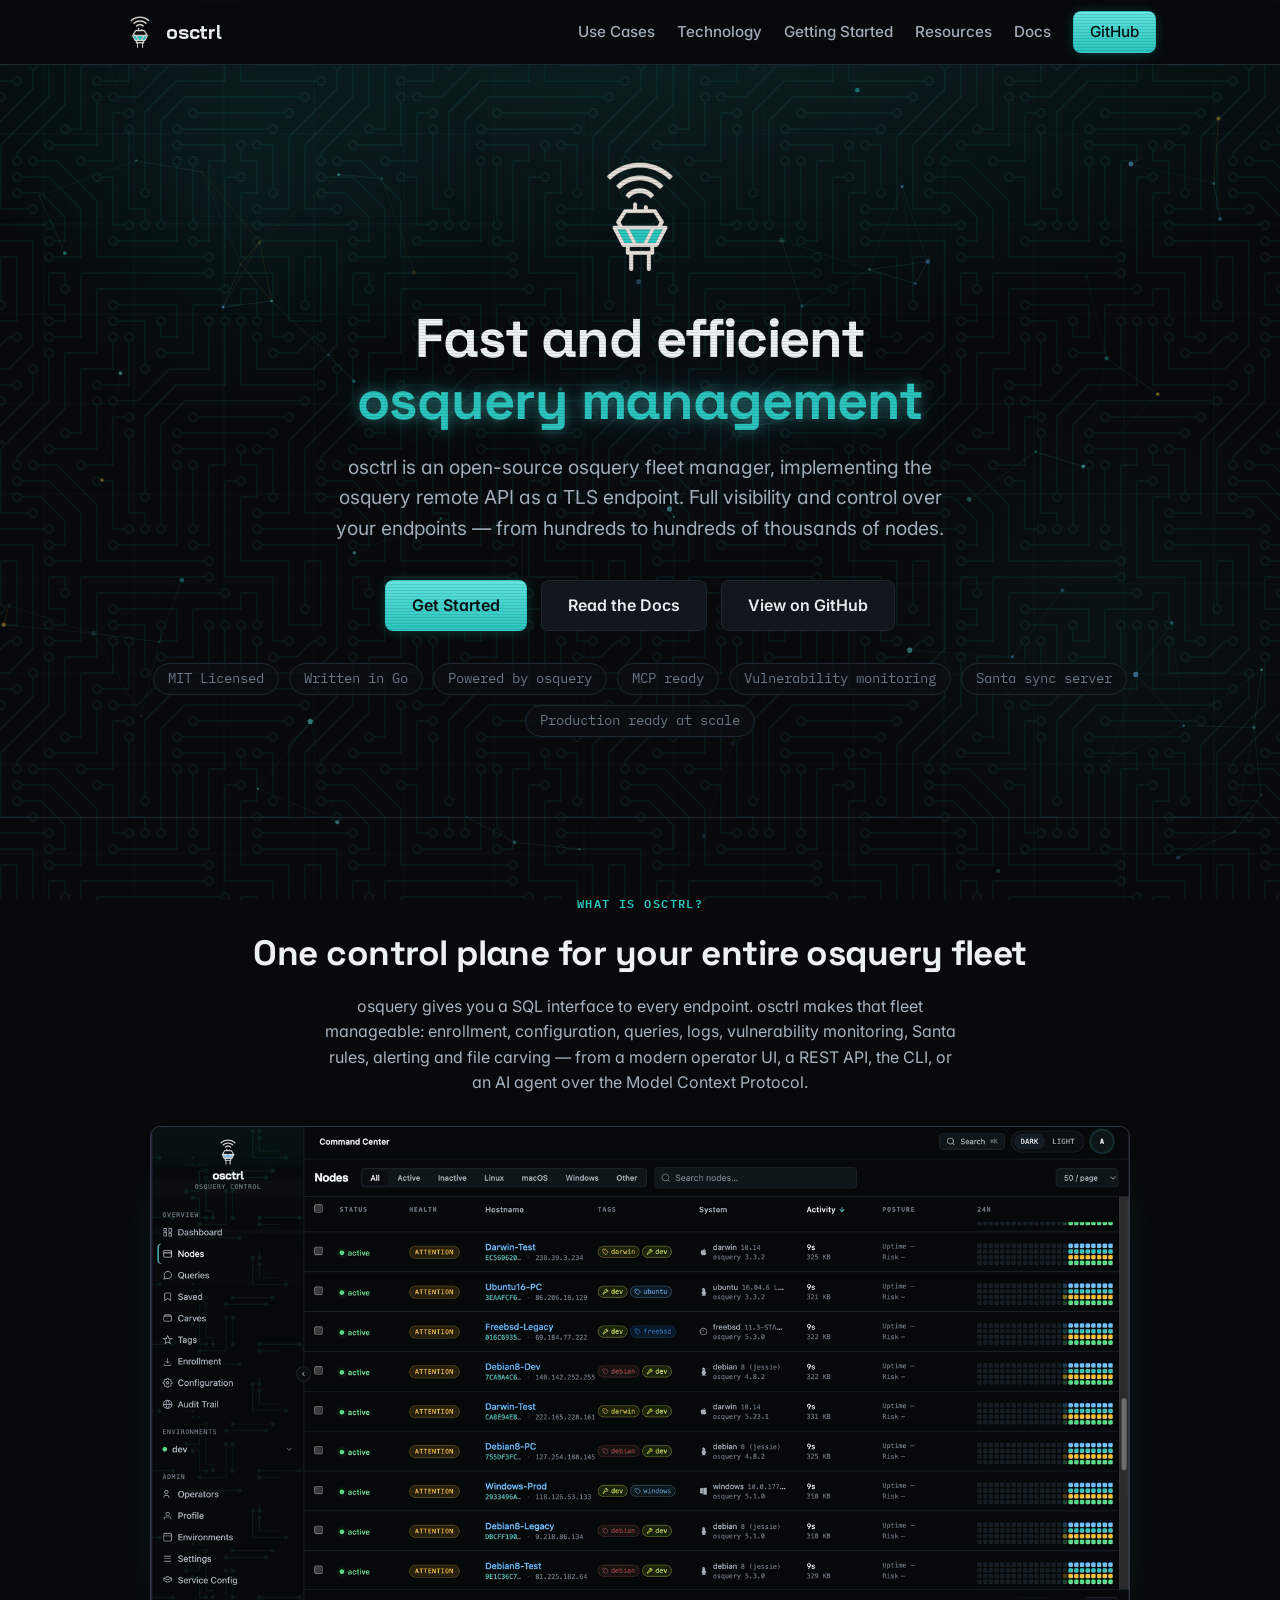
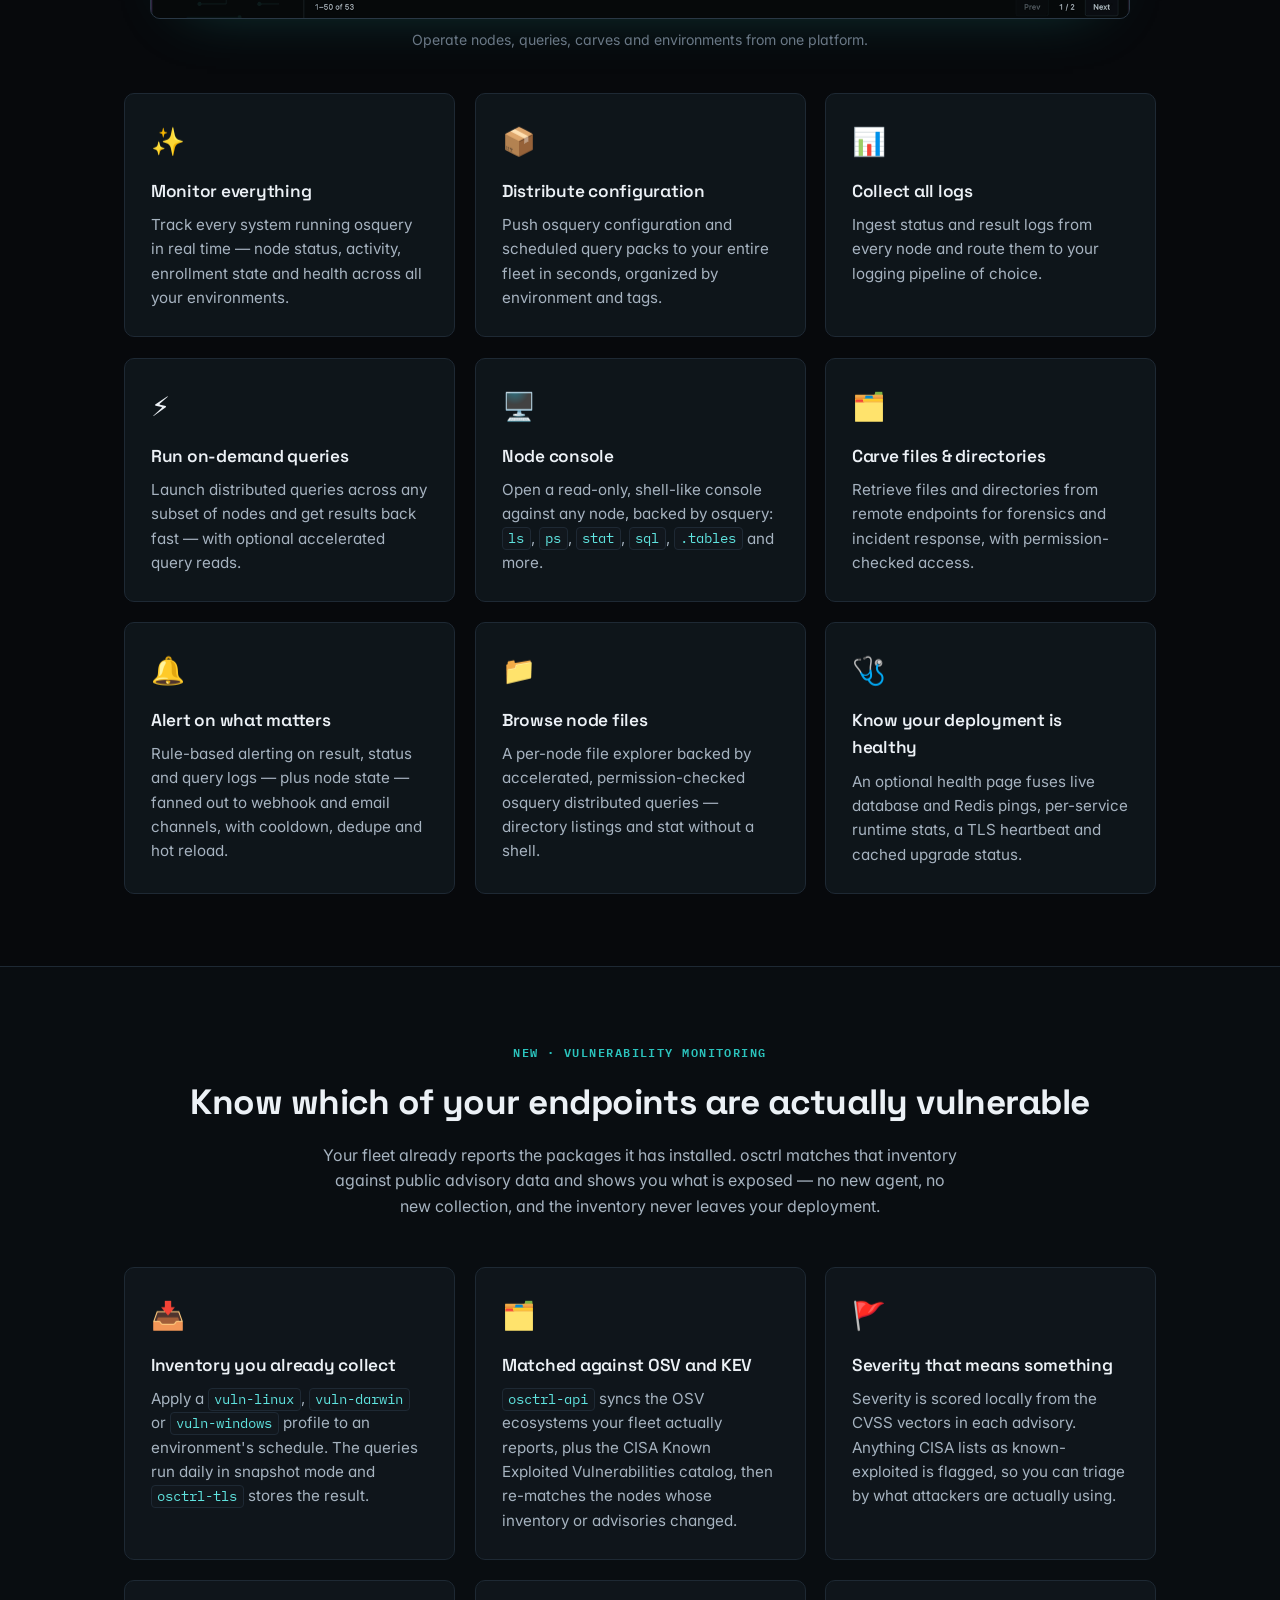
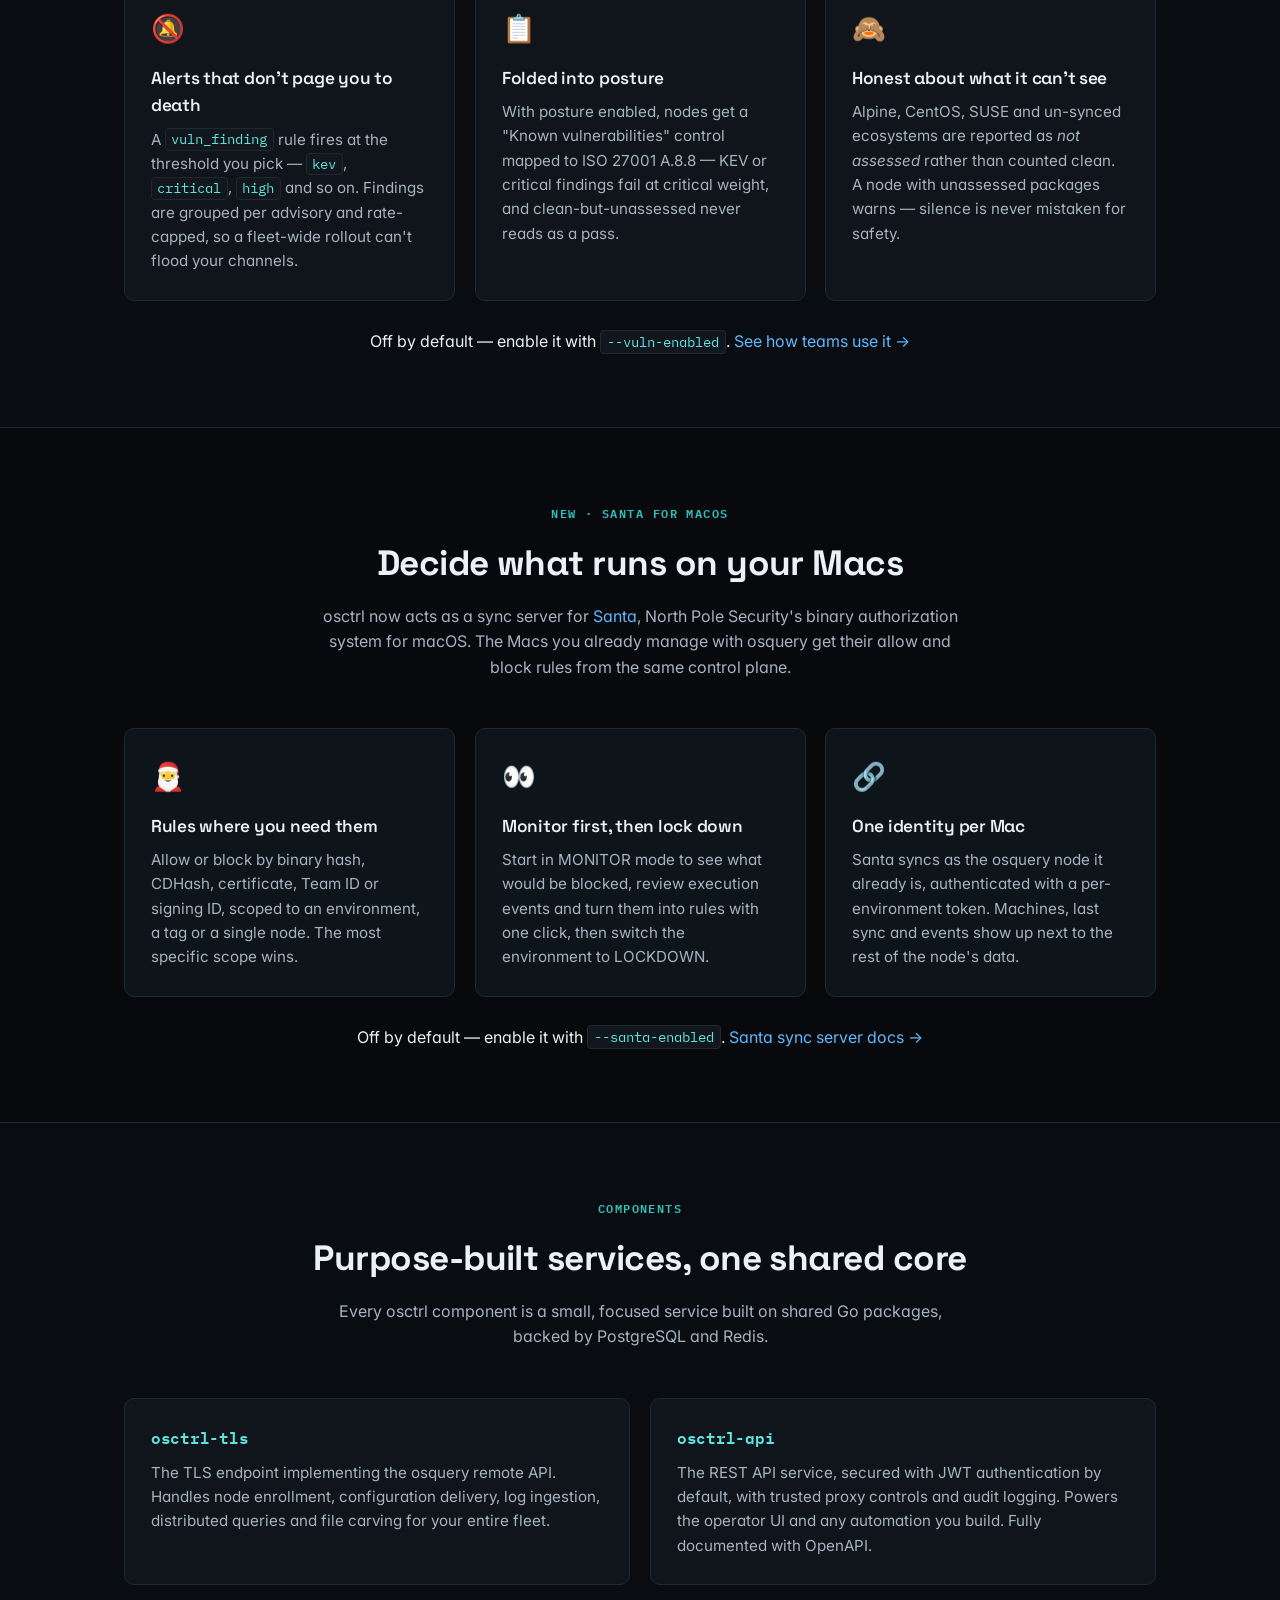
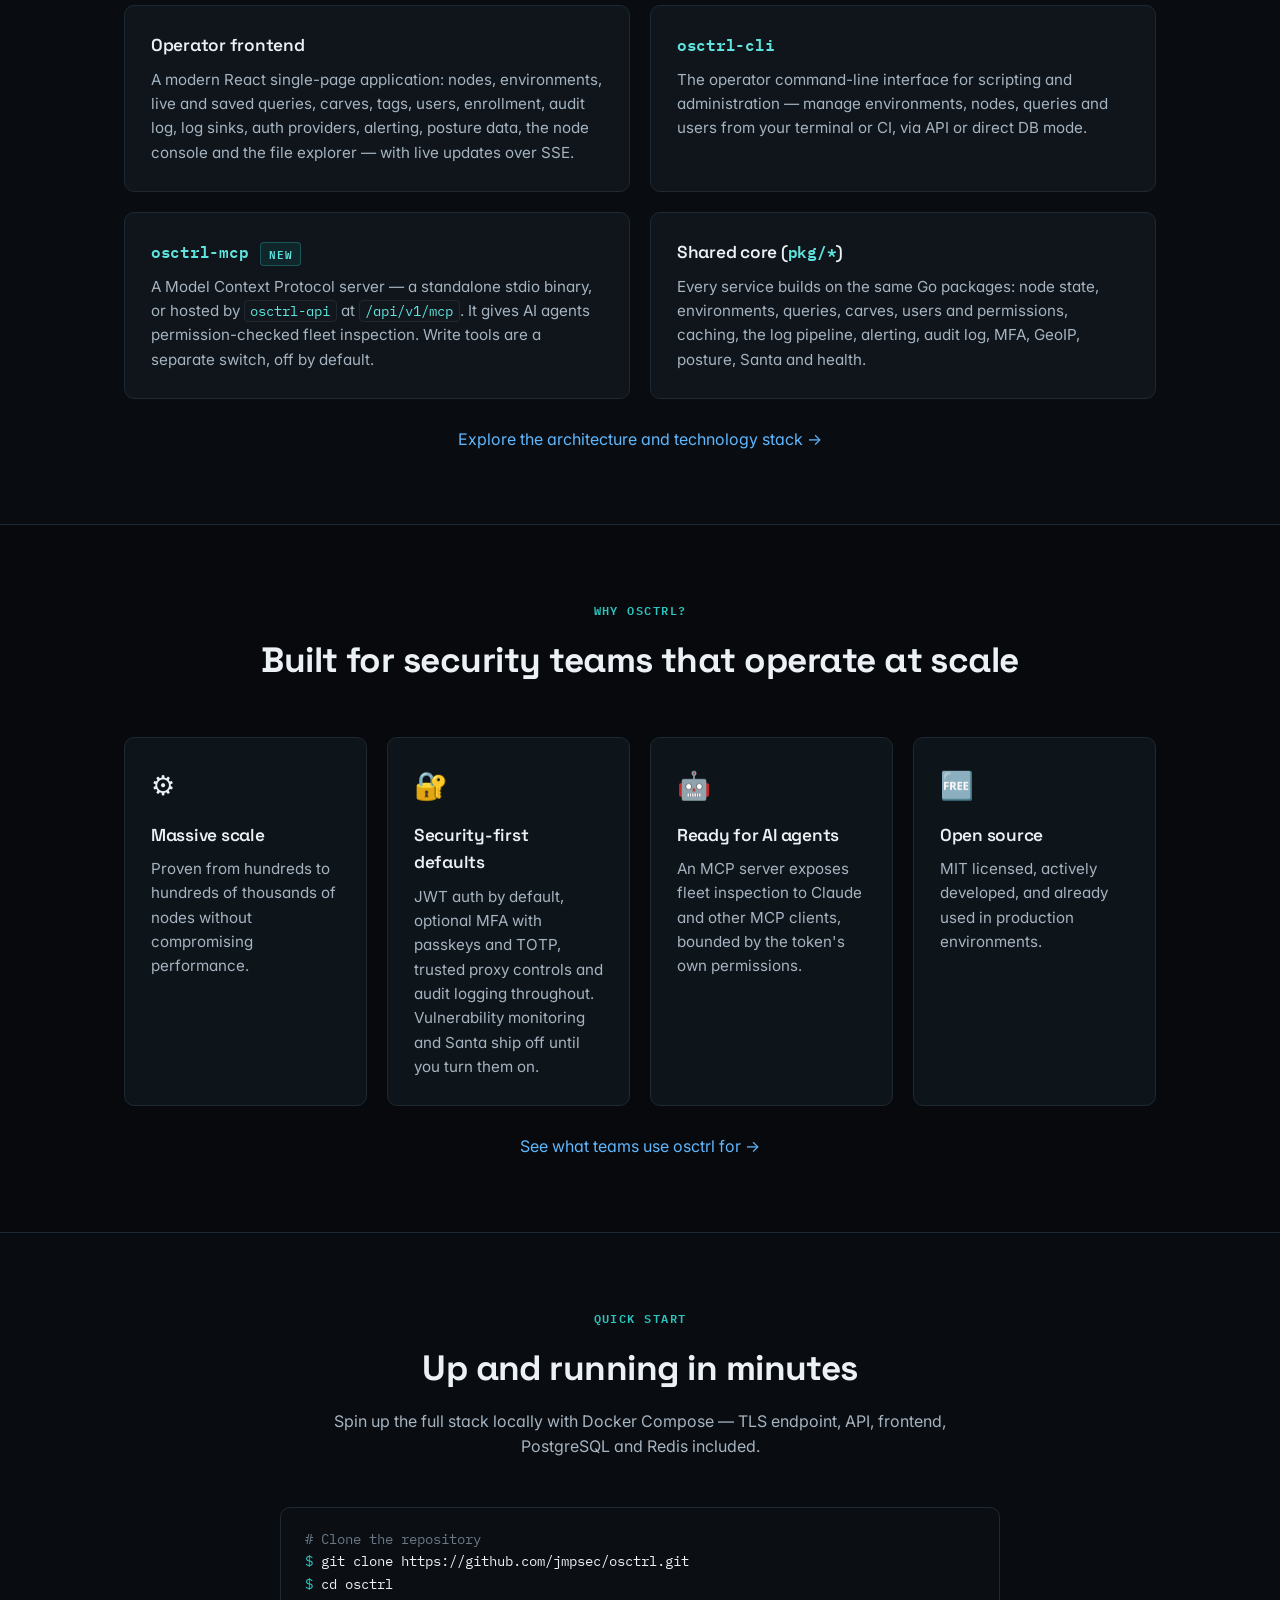
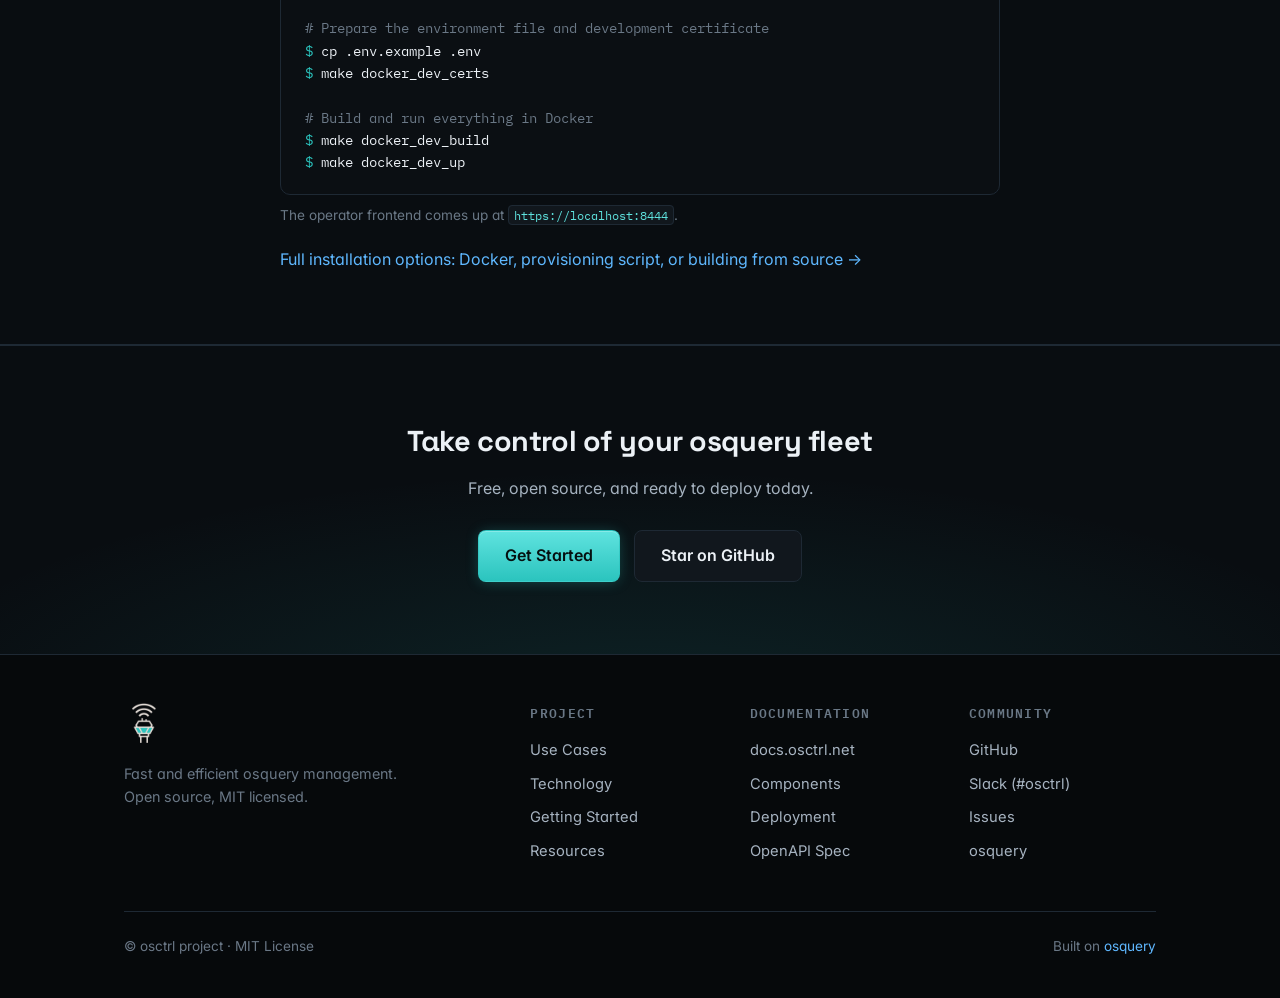
<file: web/index.html>
<!DOCTYPE html>
<html lang="en">
<head>
  <meta charset="UTF-8">
  <meta name="viewport" content="width=device-width, initial-scale=1.0">
  <title>osctrl — Open-source osquery fleet management</title>
  <meta name="description" content="osctrl is an open-source osquery fleet manager for endpoint visibility, configuration, live queries, log collection, vulnerability monitoring, Santa sync for macOS, alerting, file carving and MCP-based AI workflows at scale.">
  <link rel="canonical" href="https://osctrl.net/">
  <meta property="og:type" content="website">
  <meta property="og:site_name" content="osctrl">
  <meta property="og:title" content="osctrl — Open-source osquery fleet management">
  <meta property="og:description" content="Manage your osquery fleet with enrollment, configuration, live queries, logs, vulnerability monitoring, Santa sync, alerting, file carving, node console, an MCP server and a modern operator UI.">
  <meta property="og:url" content="https://osctrl.net/">
  <meta property="og:image" content="https://osctrl.net/assets/osctrl-og.png">
  <meta property="og:image:width" content="1200">
  <meta property="og:image:height" content="630">
  <meta property="og:image:alt" content="osctrl platform dashboard for osquery fleet operations">
  <meta name="twitter:card" content="summary_large_image">
  <meta name="twitter:title" content="osctrl — Open-source osquery fleet management">
  <meta name="twitter:description" content="Endpoint visibility, live queries, logs, vulnerability monitoring, alerting and MCP-powered osquery operations from one open-source platform.">
  <meta name="twitter:image" content="https://osctrl.net/assets/osctrl-og.png">
  <link rel="icon" type="image/svg+xml" href="assets/favicon.svg">
  <link rel="icon" type="image/png" href="assets/favicon.png">
  <link rel="preconnect" href="https://fonts.googleapis.com">
  <link rel="preconnect" href="https://fonts.gstatic.com" crossorigin>
  <link href="https://fonts.googleapis.com/css2?family=Inter:wght@400;500;600;700&family=Space+Grotesk:wght@500;600;700&family=IBM+Plex+Mono:wght@400;600&display=swap" rel="stylesheet">
  <link rel="stylesheet" href="assets/style.css?v=3">
</head>
<body>

<nav class="nav">
  <div class="wrap nav-inner">
    <a class="nav-logo" href="index.html"><img src="assets/osctrl-logo-dark.png" alt="osctrl logo">osctrl</a>
    <div class="nav-links">
      <a href="use-cases.html">Use Cases</a>
      <a href="technology.html">Technology</a>
      <a href="getting-started.html">Getting Started</a>
      <a href="resources.html">Resources</a>
      <a href="https://docs.osctrl.net" target="_blank" rel="noopener">Docs</a>
      <a class="nav-cta" href="https://github.com/jmpsec/osctrl" target="_blank" rel="noopener">GitHub</a>
    </div>
  </div>
</nav>

<header class="hero">
  <div class="wrap">
    <img class="hero-logo" src="assets/osctrl-logo-dark.png" alt="osctrl">
    <h1>Fast and efficient<br><span class="accent">osquery management</span></h1>
    <p class="tagline">
      osctrl is an open-source osquery fleet manager, implementing the osquery remote API
      as a TLS endpoint. Full visibility and control over your endpoints — from hundreds
      to hundreds of thousands of nodes.
    </p>
    <div class="hero-actions">
      <a class="btn btn-primary" href="getting-started.html">Get Started</a>
      <a class="btn btn-ghost" href="https://docs.osctrl.net" target="_blank" rel="noopener">Read the Docs</a>
      <a class="btn btn-ghost" href="https://github.com/jmpsec/osctrl" target="_blank" rel="noopener">View on GitHub</a>
    </div>
    <div class="hero-badges">
      <span>MIT Licensed</span>
      <span>Written in Go</span>
      <span>Powered by osquery</span>
      <span>MCP ready</span>
      <span>Vulnerability monitoring</span>
      <span>Santa sync server</span>
      <span>Production ready at scale</span>
    </div>
  </div>
</header>

<section>
  <div class="wrap">
    <div class="section-head">
      <span class="eyebrow">What is osctrl?</span>
      <h2>One control plane for your entire osquery fleet</h2>
      <p>
        osquery gives you a SQL interface to every endpoint. osctrl makes that fleet
        manageable: enrollment, configuration, queries, logs, vulnerability monitoring, Santa rules,
        alerting and file carving — from a modern operator UI, a REST API, the CLI, or an
        AI agent over the Model Context Protocol.
      </p>
    </div>
    <figure class="platform-preview">
      <img src="assets/osctrl.gif" alt="osctrl platform showing endpoint management, live queries and fleet operations">
      <figcaption>Operate nodes, queries, carves and environments from one platform.</figcaption>
    </figure>
    <div class="grid grid-3">
      <div class="card">
        <span class="icon">✨</span>
        <h3>Monitor everything</h3>
        <p>Track every system running osquery in real time — node status, activity, enrollment state and health across all your environments.</p>
      </div>
      <div class="card">
        <span class="icon">📦</span>
        <h3>Distribute configuration</h3>
        <p>Push osquery configuration and scheduled query packs to your entire fleet in seconds, organized by environment and tags.</p>
      </div>
      <div class="card">
        <span class="icon">📊</span>
        <h3>Collect all logs</h3>
        <p>Ingest status and result logs from every node and route them to your logging pipeline of choice.</p>
      </div>
      <div class="card">
        <span class="icon">⚡</span>
        <h3>Run on-demand queries</h3>
        <p>Launch distributed queries across any subset of nodes and get results back fast — with optional accelerated query reads.</p>
      </div>
      <div class="card">
        <span class="icon">🖥️</span>
        <h3>Node console</h3>
        <p>Open a read-only, shell-like console against any node, backed by osquery: <code class="inline">ls</code>, <code class="inline">ps</code>, <code class="inline">stat</code>, <code class="inline">sql</code>, <code class="inline">.tables</code> and more.</p>
      </div>
      <div class="card">
        <span class="icon">🗂️</span>
        <h3>Carve files &amp; directories</h3>
        <p>Retrieve files and directories from remote endpoints for forensics and incident response, with permission-checked access.</p>
      </div>
      <div class="card">
        <span class="icon">🔔</span>
        <h3>Alert on what matters</h3>
        <p>Rule-based alerting on result, status and query logs — plus node state — fanned out to webhook and email channels, with cooldown, dedupe and hot reload.</p>
      </div>
      <div class="card">
        <span class="icon">📁</span>
        <h3>Browse node files</h3>
        <p>A per-node file explorer backed by accelerated, permission-checked osquery distributed queries — directory listings and stat without a shell.</p>
      </div>
      <div class="card">
        <span class="icon">🩺</span>
        <h3>Know your deployment is healthy</h3>
        <p>An optional health page fuses live database and Redis pings, per-service runtime stats, a TLS heartbeat and cached upgrade status.</p>
      </div>
    </div>
  </div>
</section>

<section class="alt">
  <div class="wrap">
    <div class="section-head">
      <span class="eyebrow">New · Vulnerability monitoring</span>
      <h2>Know which of your endpoints are actually vulnerable</h2>
      <p>
        Your fleet already reports the packages it has installed. osctrl matches that
        inventory against public advisory data and shows you what is exposed — no new
        agent, no new collection, and the inventory never leaves your deployment.
      </p>
    </div>
    <div class="grid grid-3">
      <div class="card">
        <span class="icon">📥</span>
        <h3>Inventory you already collect</h3>
        <p>Apply a <code class="inline">vuln-linux</code>, <code class="inline">vuln-darwin</code> or <code class="inline">vuln-windows</code> profile to an environment's schedule. The queries run daily in snapshot mode and <code class="inline">osctrl-tls</code> stores the result.</p>
      </div>
      <div class="card">
        <span class="icon">🗂️</span>
        <h3>Matched against OSV and KEV</h3>
        <p><code class="inline">osctrl-api</code> syncs the OSV ecosystems your fleet actually reports, plus the CISA Known Exploited Vulnerabilities catalog, then re-matches the nodes whose inventory or advisories changed.</p>
      </div>
      <div class="card">
        <span class="icon">🚩</span>
        <h3>Severity that means something</h3>
        <p>Severity is scored locally from the CVSS vectors in each advisory. Anything CISA lists as known-exploited is flagged, so you can triage by what attackers are actually using.</p>
      </div>
      <div class="card">
        <span class="icon">🔕</span>
        <h3>Alerts that don't page you to death</h3>
        <p>A <code class="inline">vuln_finding</code> rule fires at the threshold you pick — <code class="inline">kev</code>, <code class="inline">critical</code>, <code class="inline">high</code> and so on. Findings are grouped per advisory and rate-capped, so a fleet-wide rollout can't flood your channels.</p>
      </div>
      <div class="card">
        <span class="icon">📋</span>
        <h3>Folded into posture</h3>
        <p>With posture enabled, nodes get a "Known vulnerabilities" control mapped to ISO 27001 A.8.8 — KEV or critical findings fail at critical weight, and clean-but-unassessed never reads as a pass.</p>
      </div>
      <div class="card">
        <span class="icon">🙈</span>
        <h3>Honest about what it can't see</h3>
        <p>Alpine, CentOS, SUSE and un-synced ecosystems are reported as <em>not assessed</em> rather than counted clean. A node with unassessed packages warns — silence is never mistaken for safety.</p>
      </div>
    </div>
    <p style="text-align:center; margin-top: 28px;">
      Off by default — enable it with <code class="inline">--vuln-enabled</code>.
      <a href="use-cases.html">See how teams use it →</a>
    </p>
  </div>
</section>

<section>
  <div class="wrap">
    <div class="section-head">
      <span class="eyebrow">New · Santa for macOS</span>
      <h2>Decide what runs on your Macs</h2>
      <p>
        osctrl now acts as a sync server for <a href="https://northpole.dev" target="_blank" rel="noopener">Santa</a>,
        North Pole Security's binary authorization system for macOS. The Macs you already
        manage with osquery get their allow and block rules from the same control plane.
      </p>
    </div>
    <div class="grid grid-3">
      <div class="card">
        <span class="icon">🎅</span>
        <h3>Rules where you need them</h3>
        <p>Allow or block by binary hash, CDHash, certificate, Team ID or signing ID, scoped to an environment, a tag or a single node. The most specific scope wins.</p>
      </div>
      <div class="card">
        <span class="icon">👀</span>
        <h3>Monitor first, then lock down</h3>
        <p>Start in MONITOR mode to see what would be blocked, review execution events and turn them into rules with one click, then switch the environment to LOCKDOWN.</p>
      </div>
      <div class="card">
        <span class="icon">🔗</span>
        <h3>One identity per Mac</h3>
        <p>Santa syncs as the osquery node it already is, authenticated with a per-environment token. Machines, last sync and events show up next to the rest of the node's data.</p>
      </div>
    </div>
    <p style="text-align:center; margin-top: 28px;">
      Off by default — enable it with <code class="inline">--santa-enabled</code>.
      <a href="https://northpole.dev/features/sync/" target="_blank" rel="noopener">Santa sync server docs →</a>
    </p>
  </div>
</section>

<section class="alt">
  <div class="wrap">
    <div class="section-head">
      <span class="eyebrow">Components</span>
      <h2>Purpose-built services, one shared core</h2>
      <p>Every osctrl component is a small, focused service built on shared Go packages, backed by PostgreSQL and Redis.</p>
    </div>
    <div class="grid grid-2">
      <div class="card component">
        <h3><code>osctrl-tls</code></h3>
        <p>The TLS endpoint implementing the osquery remote API. Handles node enrollment, configuration delivery, log ingestion, distributed queries and file carving for your entire fleet.</p>
      </div>
      <div class="card component">
        <h3><code>osctrl-api</code></h3>
        <p>The REST API service, secured with JWT authentication by default, with trusted proxy controls and audit logging. Powers the operator UI and any automation you build. Fully documented with OpenAPI.</p>
      </div>
      <div class="card component">
        <h3>Operator frontend</h3>
        <p>A modern React single-page application: nodes, environments, live and saved queries, carves, tags, users, enrollment, audit log, log sinks, auth providers, alerting, posture data, the node console and the file explorer — with live updates over SSE.</p>
      </div>
      <div class="card component">
        <h3><code>osctrl-cli</code></h3>
        <p>The operator command-line interface for scripting and administration — manage environments, nodes, queries and users from your terminal or CI, via API or direct DB mode.</p>
      </div>
      <div class="card component">
        <h3><code>osctrl-mcp</code> <span class="badge new">New</span></h3>
        <p>A Model Context Protocol server — a standalone stdio binary, or hosted by <code class="inline">osctrl-api</code> at <code class="inline">/api/v1/mcp</code>. It gives AI agents permission-checked fleet inspection. Write tools are a separate switch, off by default.</p>
      </div>
      <div class="card component">
        <h3>Shared core (<code>pkg/*</code>)</h3>
        <p>Every service builds on the same Go packages: node state, environments, queries, carves, users and permissions, caching, the log pipeline, alerting, audit log, MFA, GeoIP, posture, Santa and health.</p>
      </div>
    </div>
    <p style="text-align:center; margin-top: 28px;">
      <a href="technology.html">Explore the architecture and technology stack →</a>
    </p>
  </div>
</section>

<section>
  <div class="wrap">
    <div class="section-head">
      <span class="eyebrow">Why osctrl?</span>
      <h2>Built for security teams that operate at scale</h2>
    </div>
    <div class="grid grid-4">
      <div class="card">
        <span class="icon">⚙️</span>
        <h3>Massive scale</h3>
        <p>Proven from hundreds to hundreds of thousands of nodes without compromising performance.</p>
      </div>
      <div class="card">
        <span class="icon">🔐</span>
        <h3>Security-first defaults</h3>
        <p>JWT auth by default, optional MFA with passkeys and TOTP, trusted proxy controls and audit logging throughout. Vulnerability monitoring and Santa ship off until you turn them on.</p>
      </div>
      <div class="card">
        <span class="icon">🤖</span>
        <h3>Ready for AI agents</h3>
        <p>An MCP server exposes fleet inspection to Claude and other MCP clients, bounded by the token's own permissions.</p>
      </div>
      <div class="card">
        <span class="icon">🆓</span>
        <h3>Open source</h3>
        <p>MIT licensed, actively developed, and already used in production environments.</p>
      </div>
    </div>
    <p style="text-align:center; margin-top: 28px;">
      <a href="use-cases.html">See what teams use osctrl for →</a>
    </p>
  </div>
</section>

<section class="alt">
  <div class="wrap">
    <div class="section-head">
      <span class="eyebrow">Quick start</span>
      <h2>Up and running in minutes</h2>
      <p>Spin up the full stack locally with Docker Compose — TLS endpoint, API, frontend, PostgreSQL and Redis included.</p>
    </div>
    <div style="max-width: 720px; margin: 0 auto;">
<pre class="code"><span class="c"># Clone the repository</span>
<span class="p">$</span> git clone https://github.com/jmpsec/osctrl.git
<span class="p">$</span> cd osctrl

<span class="c"># Prepare the environment file and development certificate</span>
<span class="p">$</span> cp .env.example .env
<span class="p">$</span> make docker_dev_certs

<span class="c"># Build and run everything in Docker</span>
<span class="p">$</span> make docker_dev_build
<span class="p">$</span> make docker_dev_up</pre>
      <p class="code-caption">
        The operator frontend comes up at <code class="inline">https://localhost:8444</code>.
      </p>
      <p style="margin-top: 20px;">
        <a href="getting-started.html">Full installation options: Docker, provisioning script, or building from source →</a>
      </p>
    </div>
  </div>
</section>

<div class="cta-band">
  <div class="wrap">
    <h2>Take control of your osquery fleet</h2>
    <p>Free, open source, and ready to deploy today.</p>
    <div class="hero-actions" style="margin-top: 0;">
      <a class="btn btn-primary" href="getting-started.html">Get Started</a>
      <a class="btn btn-ghost" href="https://github.com/jmpsec/osctrl" target="_blank" rel="noopener">Star on GitHub</a>
    </div>
  </div>
</div>

<footer>
  <div class="wrap">
    <div class="footer-inner">
      <div class="footer-brand">
        <img src="assets/osctrl-logo-dark.png" alt="osctrl">
        <p>Fast and efficient osquery management. Open source, MIT licensed.</p>
      </div>
      <div>
        <h4>Project</h4>
        <ul>
          <li><a href="use-cases.html">Use Cases</a></li>
          <li><a href="technology.html">Technology</a></li>
          <li><a href="getting-started.html">Getting Started</a></li>
          <li><a href="resources.html">Resources</a></li>
        </ul>
      </div>
      <div>
        <h4>Documentation</h4>
        <ul>
          <li><a href="https://docs.osctrl.net" target="_blank" rel="noopener">docs.osctrl.net</a></li>
          <li><a href="https://docs.osctrl.net/components/" target="_blank" rel="noopener">Components</a></li>
          <li><a href="https://docs.osctrl.net/deployment/" target="_blank" rel="noopener">Deployment</a></li>
          <li><a href="https://github.com/jmpsec/osctrl/blob/main/osctrl-api.yaml" target="_blank" rel="noopener">OpenAPI Spec</a></li>
        </ul>
      </div>
      <div>
        <h4>Community</h4>
        <ul>
          <li><a href="https://github.com/jmpsec/osctrl" target="_blank" rel="noopener">GitHub</a></li>
          <li><a href="https://join.slack.com/t/osquery/shared_invite/zt-1wipcuc04-DBXmo51zYJKBu3_EP3xZPA" target="_blank" rel="noopener">Slack (#osctrl)</a></li>
          <li><a href="https://github.com/jmpsec/osctrl/issues" target="_blank" rel="noopener">Issues</a></li>
          <li><a href="https://osquery.io" target="_blank" rel="noopener">osquery</a></li>
        </ul>
      </div>
    </div>
    <div class="footer-bottom">
      <span>© osctrl project · MIT License</span>
      <span>Built on <a href="https://osquery.io" target="_blank" rel="noopener">osquery</a></span>
    </div>
  </div>
</footer>

<script src="assets/site.js?v=3" defer></script>
</body>
</html>
</file>
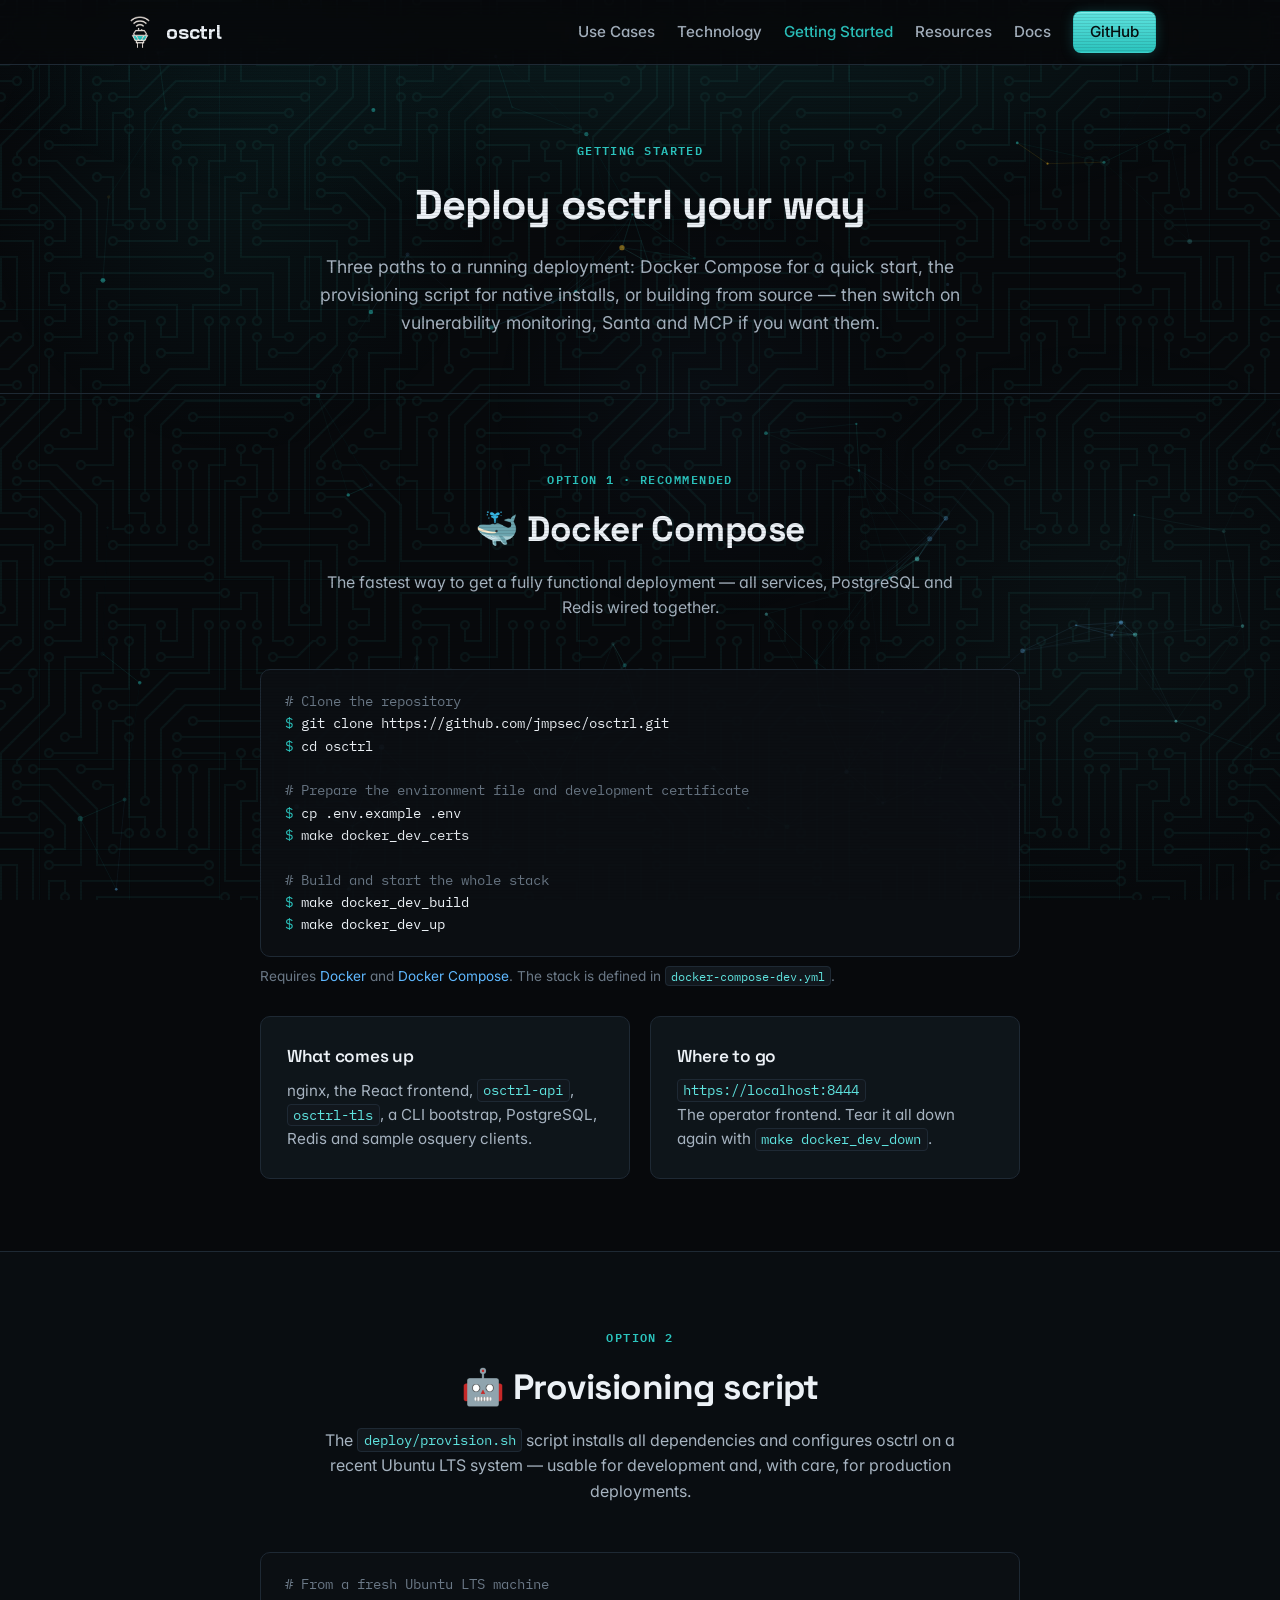
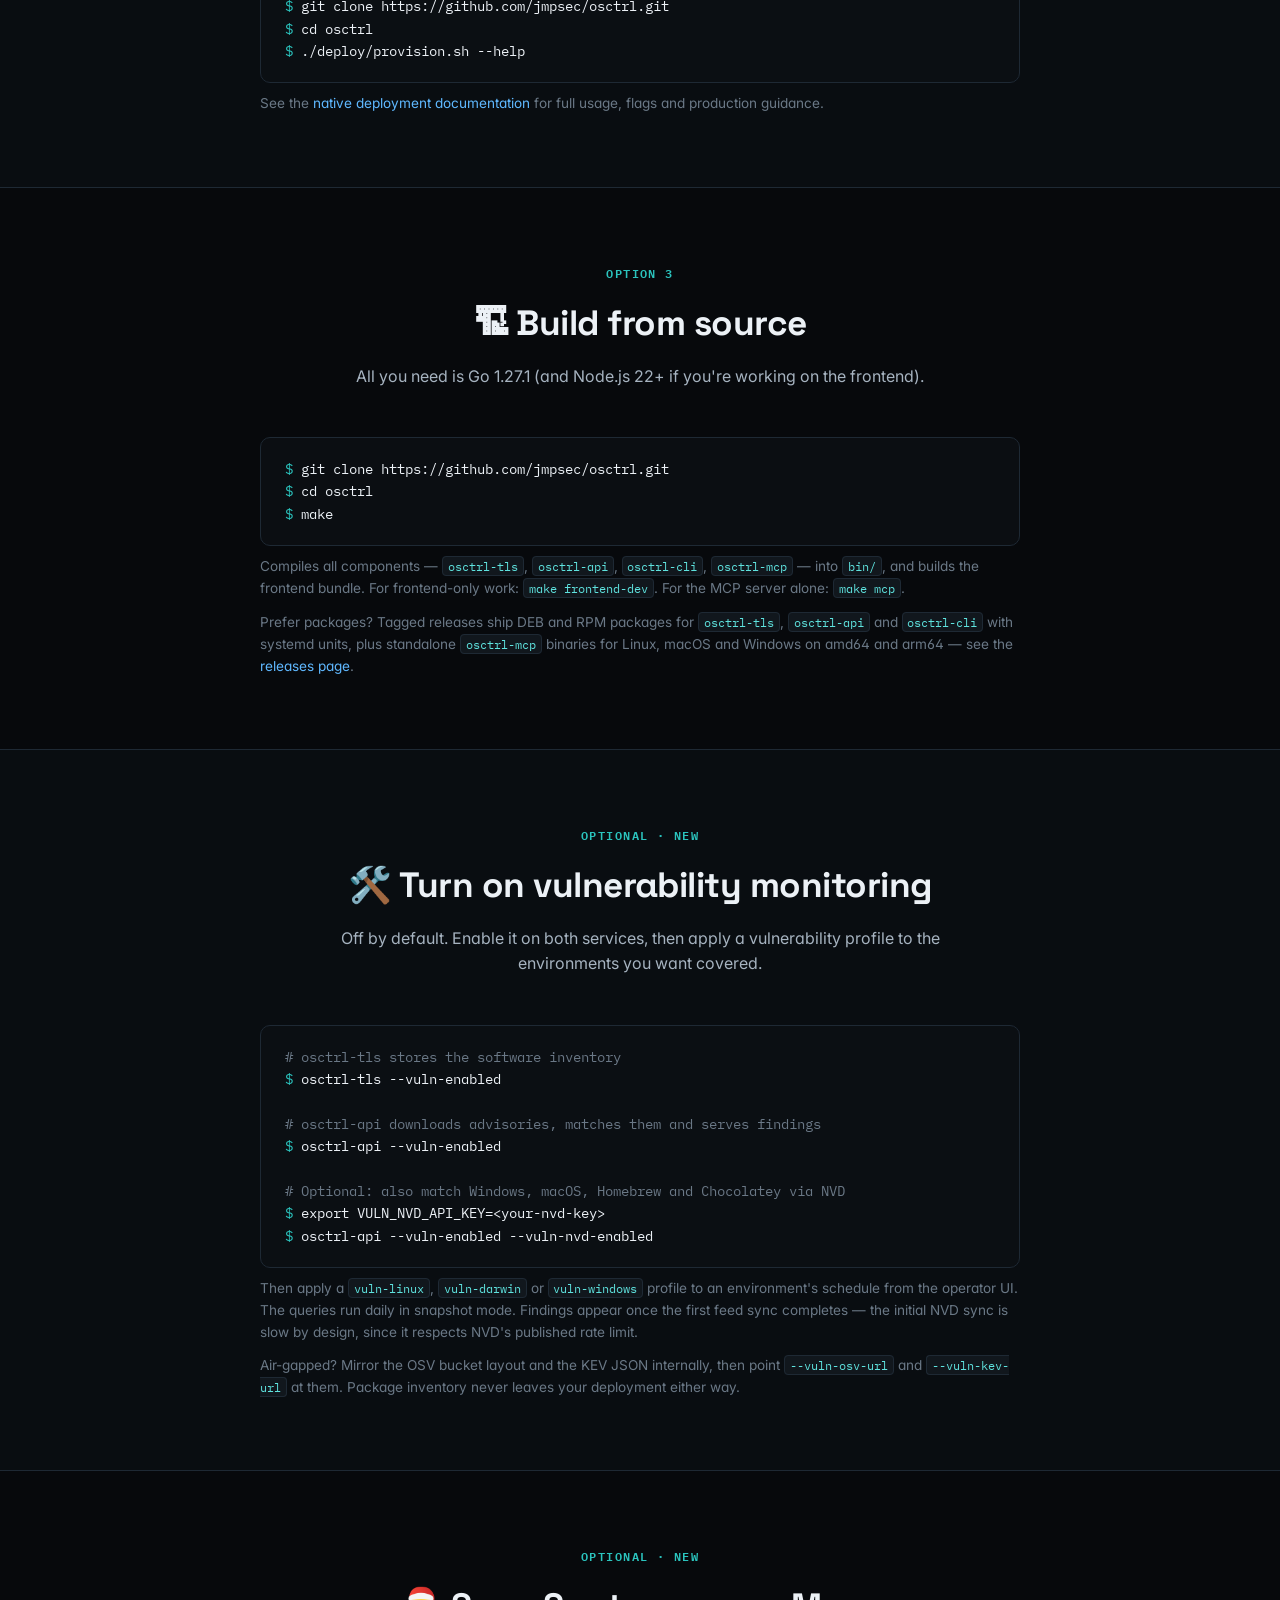
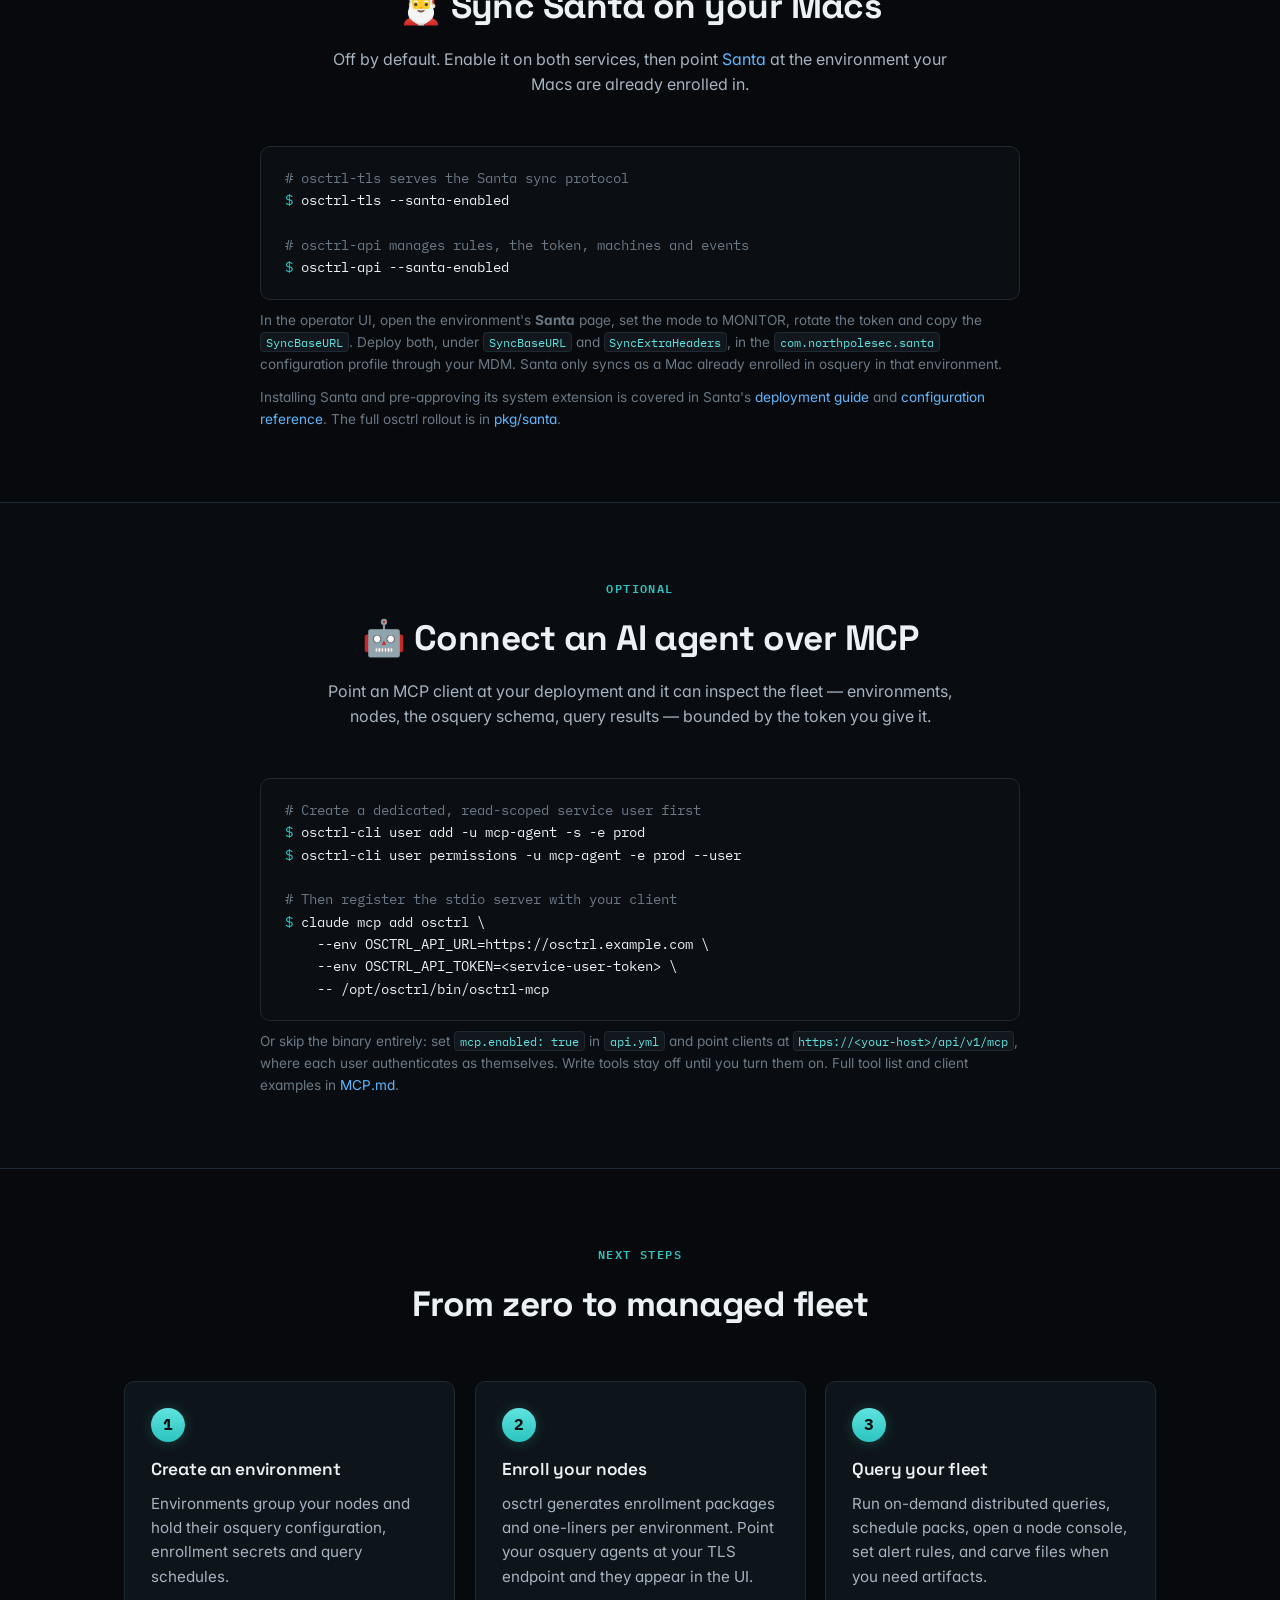
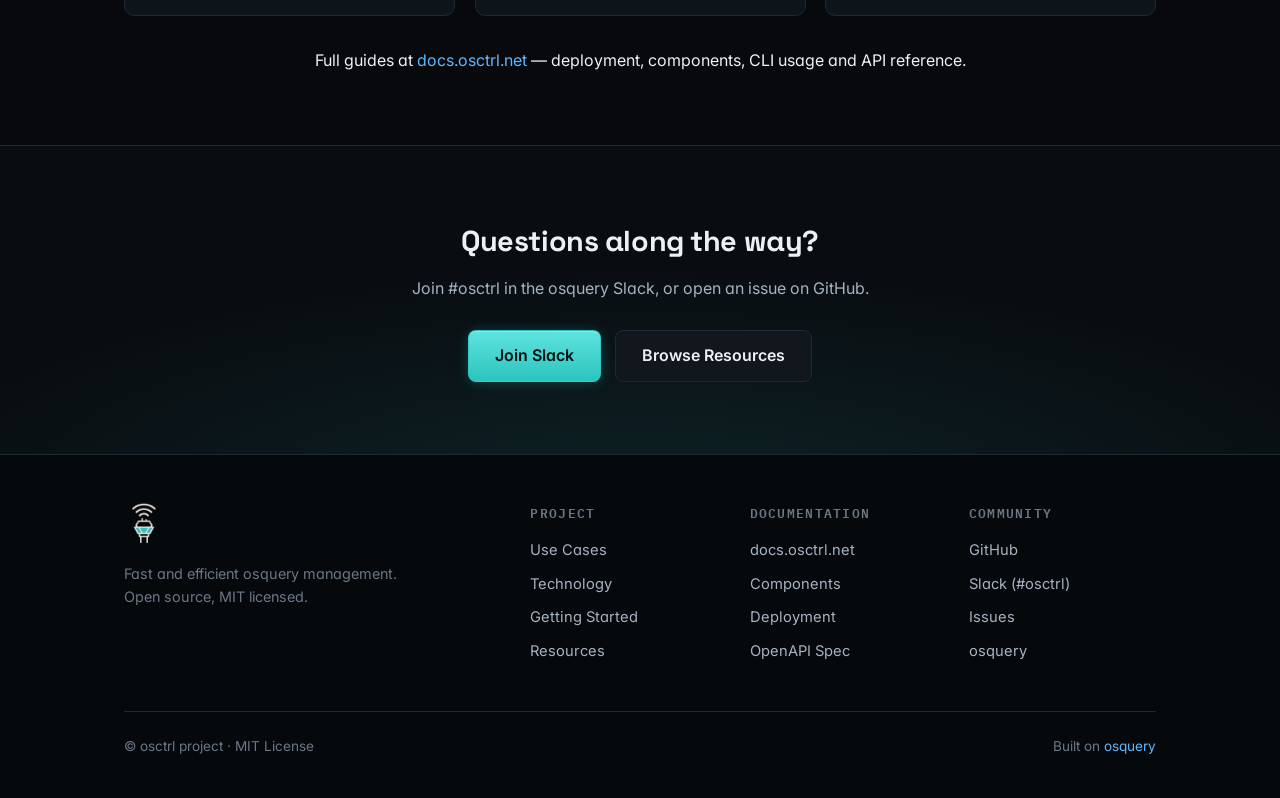
<file: web/getting-started.html>
<!DOCTYPE html>
<html lang="en">
<head>
  <meta charset="UTF-8">
  <meta name="viewport" content="width=device-width, initial-scale=1.0">
  <title>Getting Started — osctrl</title>
  <meta name="description" content="Deploy osctrl in minutes: Docker Compose development stack, the provisioning script for Ubuntu, DEB/RPM packages, or building all components from source with Go.">
  <link rel="canonical" href="https://osctrl.net/getting-started.html">
  <meta property="og:type" content="website">
  <meta property="og:site_name" content="osctrl">
  <meta property="og:title" content="Getting Started — osctrl">
  <meta property="og:description" content="Deploy osctrl with Docker Compose, the native provisioning script, or source builds for Go services and the operator frontend.">
  <meta property="og:url" content="https://osctrl.net/getting-started.html">
  <meta property="og:image" content="https://osctrl.net/assets/osctrl-og.png">
  <meta property="og:image:width" content="1200">
  <meta property="og:image:height" content="630">
  <meta property="og:image:alt" content="osctrl platform dashboard for osquery fleet operations">
  <meta name="twitter:card" content="summary_large_image">
  <meta name="twitter:title" content="Getting Started — osctrl">
  <meta name="twitter:description" content="Docker Compose, native provisioning and source build paths for osctrl.">
  <meta name="twitter:image" content="https://osctrl.net/assets/osctrl-og.png">
  <link rel="icon" type="image/svg+xml" href="assets/favicon.svg">
  <link rel="icon" type="image/png" href="assets/favicon.png">
  <link rel="preconnect" href="https://fonts.googleapis.com">
  <link rel="preconnect" href="https://fonts.gstatic.com" crossorigin>
  <link href="https://fonts.googleapis.com/css2?family=Inter:wght@400;500;600;700&family=Space+Grotesk:wght@500;600;700&family=IBM+Plex+Mono:wght@400;600&display=swap" rel="stylesheet">
  <link rel="stylesheet" href="assets/style.css?v=3">
</head>
<body>

<nav class="nav">
  <div class="wrap nav-inner">
    <a class="nav-logo" href="index.html"><img src="assets/osctrl-logo-dark.png" alt="osctrl logo">osctrl</a>
    <div class="nav-links">
      <a href="use-cases.html">Use Cases</a>
      <a href="technology.html">Technology</a>
      <a href="getting-started.html" class="active">Getting Started</a>
      <a href="resources.html">Resources</a>
      <a href="https://docs.osctrl.net" target="_blank" rel="noopener">Docs</a>
      <a class="nav-cta" href="https://github.com/jmpsec/osctrl" target="_blank" rel="noopener">GitHub</a>
    </div>
  </div>
</nav>

<header class="page-head">
  <div class="wrap">
    <span class="eyebrow">Getting Started</span>
    <h1>Deploy osctrl your way</h1>
    <p>
      Three paths to a running deployment: Docker Compose for a quick start,
      the provisioning script for native installs, or building from source —
      then switch on vulnerability monitoring, Santa and MCP if you want them.
    </p>
  </div>
</header>

<section>
  <div class="wrap">
    <div class="section-head">
      <span class="eyebrow">Option 1 · Recommended</span>
      <h2>🐳 Docker Compose</h2>
      <p>The fastest way to get a fully functional deployment — all services, PostgreSQL and Redis wired together.</p>
    </div>
    <div style="max-width: 760px; margin: 0 auto;">
<pre class="code"><span class="c"># Clone the repository</span>
<span class="p">$</span> git clone https://github.com/jmpsec/osctrl.git
<span class="p">$</span> cd osctrl

<span class="c"># Prepare the environment file and development certificate</span>
<span class="p">$</span> cp .env.example .env
<span class="p">$</span> make docker_dev_certs

<span class="c"># Build and start the whole stack</span>
<span class="p">$</span> make docker_dev_build
<span class="p">$</span> make docker_dev_up</pre>
      <p class="code-caption">
        Requires <a href="https://www.docker.com/" target="_blank" rel="noopener">Docker</a> and
        <a href="https://docs.docker.com/compose/" target="_blank" rel="noopener">Docker Compose</a>.
        The stack is defined in <code class="inline">docker-compose-dev.yml</code>.
      </p>
      <div class="grid grid-2" style="margin-top: 28px;">
        <div class="card">
          <h3>What comes up</h3>
          <p>nginx, the React frontend, <code class="inline">osctrl-api</code>, <code class="inline">osctrl-tls</code>, a CLI bootstrap, PostgreSQL, Redis and sample osquery clients.</p>
        </div>
        <div class="card">
          <h3>Where to go</h3>
          <p><code class="inline">https://localhost:8444</code><br>The operator frontend. Tear it all down again with <code class="inline">make docker_dev_down</code>.</p>
        </div>
      </div>
    </div>
  </div>
</section>

<section class="alt">
  <div class="wrap">
    <div class="section-head">
      <span class="eyebrow">Option 2</span>
      <h2>🤖 Provisioning script</h2>
      <p>
        The <code class="inline">deploy/provision.sh</code> script installs all dependencies and configures
        osctrl on a recent Ubuntu LTS system — usable for development and, with care, for production deployments.
      </p>
    </div>
    <div style="max-width: 760px; margin: 0 auto;">
<pre class="code"><span class="c"># From a fresh Ubuntu LTS machine</span>
<span class="p">$</span> git clone https://github.com/jmpsec/osctrl.git
<span class="p">$</span> cd osctrl
<span class="p">$</span> ./deploy/provision.sh --help</pre>
      <p class="code-caption">
        See the <a href="https://docs.osctrl.net/deployment/natively/" target="_blank" rel="noopener">native deployment documentation</a>
        for full usage, flags and production guidance.
      </p>
    </div>
  </div>
</section>

<section>
  <div class="wrap">
    <div class="section-head">
      <span class="eyebrow">Option 3</span>
      <h2>🏗 Build from source</h2>
      <p>All you need is Go 1.27.1 (and Node.js 22+ if you're working on the frontend).</p>
    </div>
    <div style="max-width: 760px; margin: 0 auto;">
<pre class="code"><span class="p">$</span> git clone https://github.com/jmpsec/osctrl.git
<span class="p">$</span> cd osctrl
<span class="p">$</span> make</pre>
      <p class="code-caption">
        Compiles all components — <code class="inline">osctrl-tls</code>, <code class="inline">osctrl-api</code>,
        <code class="inline">osctrl-cli</code>, <code class="inline">osctrl-mcp</code> — into <code class="inline">bin/</code>,
        and builds the frontend bundle. For frontend-only work: <code class="inline">make frontend-dev</code>.
        For the MCP server alone: <code class="inline">make mcp</code>.
      </p>
      <p class="code-caption" style="margin-top: 12px;">
        Prefer packages? Tagged releases ship DEB and RPM packages for <code class="inline">osctrl-tls</code>,
        <code class="inline">osctrl-api</code> and <code class="inline">osctrl-cli</code> with systemd units, plus
        standalone <code class="inline">osctrl-mcp</code> binaries for Linux, macOS and Windows on amd64 and arm64 —
        see the <a href="https://github.com/jmpsec/osctrl/releases" target="_blank" rel="noopener">releases page</a>.
      </p>
    </div>
  </div>
</section>

<section class="alt">
  <div class="wrap">
    <div class="section-head">
      <span class="eyebrow">Optional · New</span>
      <h2>🛠️ Turn on vulnerability monitoring</h2>
      <p>
        Off by default. Enable it on both services, then apply a vulnerability profile
        to the environments you want covered.
      </p>
    </div>
    <div style="max-width: 760px; margin: 0 auto;">
<pre class="code"><span class="c"># osctrl-tls stores the software inventory</span>
<span class="p">$</span> osctrl-tls --vuln-enabled

<span class="c"># osctrl-api downloads advisories, matches them and serves findings</span>
<span class="p">$</span> osctrl-api --vuln-enabled

<span class="c"># Optional: also match Windows, macOS, Homebrew and Chocolatey via NVD</span>
<span class="p">$</span> export VULN_NVD_API_KEY=&lt;your-nvd-key&gt;
<span class="p">$</span> osctrl-api --vuln-enabled --vuln-nvd-enabled</pre>
      <p class="code-caption">
        Then apply a <code class="inline">vuln-linux</code>, <code class="inline">vuln-darwin</code> or
        <code class="inline">vuln-windows</code> profile to an environment's schedule from the operator UI.
        The queries run daily in snapshot mode. Findings appear once the first feed sync completes —
        the initial NVD sync is slow by design, since it respects NVD's published rate limit.
      </p>
      <p class="code-caption" style="margin-top: 12px;">
        Air-gapped? Mirror the OSV bucket layout and the KEV JSON internally, then point
        <code class="inline">--vuln-osv-url</code> and <code class="inline">--vuln-kev-url</code> at them.
        Package inventory never leaves your deployment either way.
      </p>
    </div>
  </div>
</section>

<section>
  <div class="wrap">
    <div class="section-head">
      <span class="eyebrow">Optional · New</span>
      <h2>🎅 Sync Santa on your Macs</h2>
      <p>
        Off by default. Enable it on both services, then point
        <a href="https://northpole.dev" target="_blank" rel="noopener">Santa</a> at the
        environment your Macs are already enrolled in.
      </p>
    </div>
    <div style="max-width: 760px; margin: 0 auto;">
<pre class="code"><span class="c"># osctrl-tls serves the Santa sync protocol</span>
<span class="p">$</span> osctrl-tls --santa-enabled

<span class="c"># osctrl-api manages rules, the token, machines and events</span>
<span class="p">$</span> osctrl-api --santa-enabled</pre>
      <p class="code-caption">
        In the operator UI, open the environment's <strong>Santa</strong> page, set the mode to
        MONITOR, rotate the token and copy the <code class="inline">SyncBaseURL</code>. Deploy both,
        under <code class="inline">SyncBaseURL</code> and <code class="inline">SyncExtraHeaders</code>, in the
        <code class="inline">com.northpolesec.santa</code> configuration profile through your MDM.
        Santa only syncs as a Mac already enrolled in osquery in that environment.
      </p>
      <p class="code-caption" style="margin-top: 12px;">
        Installing Santa and pre-approving its system extension is covered in Santa's
        <a href="https://northpole.dev/deployment/" target="_blank" rel="noopener">deployment guide</a>
        and <a href="https://northpole.dev/configuration/" target="_blank" rel="noopener">configuration reference</a>.
        The full osctrl rollout is in
        <a href="https://github.com/jmpsec/osctrl/blob/develop/pkg/santa/README.md" target="_blank" rel="noopener">pkg/santa</a>.
      </p>
    </div>
  </div>
</section>

<section class="alt">
  <div class="wrap">
    <div class="section-head">
      <span class="eyebrow">Optional</span>
      <h2>🤖 Connect an AI agent over MCP</h2>
      <p>
        Point an MCP client at your deployment and it can inspect the fleet — environments,
        nodes, the osquery schema, query results — bounded by the token you give it.
      </p>
    </div>
    <div style="max-width: 760px; margin: 0 auto;">
<pre class="code"><span class="c"># Create a dedicated, read-scoped service user first</span>
<span class="p">$</span> osctrl-cli user add -u mcp-agent -s -e prod
<span class="p">$</span> osctrl-cli user permissions -u mcp-agent -e prod --user

<span class="c"># Then register the stdio server with your client</span>
<span class="p">$</span> claude mcp add osctrl \
    --env OSCTRL_API_URL=https://osctrl.example.com \
    --env OSCTRL_API_TOKEN=&lt;service-user-token&gt; \
    -- /opt/osctrl/bin/osctrl-mcp</pre>
      <p class="code-caption">
        Or skip the binary entirely: set <code class="inline">mcp.enabled: true</code> in
        <code class="inline">api.yml</code> and point clients at
        <code class="inline">https://&lt;your-host&gt;/api/v1/mcp</code>, where each user authenticates as themselves.
        Write tools stay off until you turn them on.
        Full tool list and client examples in
        <a href="https://github.com/jmpsec/osctrl/blob/main/MCP.md" target="_blank" rel="noopener">MCP.md</a>.
      </p>
    </div>
  </div>
</section>

<section>
  <div class="wrap">
    <div class="section-head">
      <span class="eyebrow">Next steps</span>
      <h2>From zero to managed fleet</h2>
    </div>
    <div class="steps">
      <div class="card step">
        <span class="num">1</span>
        <h3>Create an environment</h3>
        <p>Environments group your nodes and hold their osquery configuration, enrollment secrets and query schedules.</p>
      </div>
      <div class="card step">
        <span class="num">2</span>
        <h3>Enroll your nodes</h3>
        <p>osctrl generates enrollment packages and one-liners per environment. Point your osquery agents at your TLS endpoint and they appear in the UI.</p>
      </div>
      <div class="card step">
        <span class="num">3</span>
        <h3>Query your fleet</h3>
        <p>Run on-demand distributed queries, schedule packs, open a node console, set alert rules, and carve files when you need artifacts.</p>
      </div>
    </div>
    <p style="text-align:center; margin-top: 32px;">
      Full guides at <a href="https://docs.osctrl.net" target="_blank" rel="noopener">docs.osctrl.net</a> — deployment, components, CLI usage and API reference.
    </p>
  </div>
</section>

<div class="cta-band">
  <div class="wrap">
    <h2>Questions along the way?</h2>
    <p>Join #osctrl in the osquery Slack, or open an issue on GitHub.</p>
    <div class="hero-actions" style="margin-top: 0;">
      <a class="btn btn-primary" href="https://join.slack.com/t/osquery/shared_invite/zt-1wipcuc04-DBXmo51zYJKBu3_EP3xZPA" target="_blank" rel="noopener">Join Slack</a>
      <a class="btn btn-ghost" href="resources.html">Browse Resources</a>
    </div>
  </div>
</div>

<footer>
  <div class="wrap">
    <div class="footer-inner">
      <div class="footer-brand">
        <img src="assets/osctrl-logo-dark.png" alt="osctrl">
        <p>Fast and efficient osquery management. Open source, MIT licensed.</p>
      </div>
      <div>
        <h4>Project</h4>
        <ul>
          <li><a href="use-cases.html">Use Cases</a></li>
          <li><a href="technology.html">Technology</a></li>
          <li><a href="getting-started.html">Getting Started</a></li>
          <li><a href="resources.html">Resources</a></li>
        </ul>
      </div>
      <div>
        <h4>Documentation</h4>
        <ul>
          <li><a href="https://docs.osctrl.net" target="_blank" rel="noopener">docs.osctrl.net</a></li>
          <li><a href="https://docs.osctrl.net/components/" target="_blank" rel="noopener">Components</a></li>
          <li><a href="https://docs.osctrl.net/deployment/" target="_blank" rel="noopener">Deployment</a></li>
          <li><a href="https://github.com/jmpsec/osctrl/blob/main/osctrl-api.yaml" target="_blank" rel="noopener">OpenAPI Spec</a></li>
        </ul>
      </div>
      <div>
        <h4>Community</h4>
        <ul>
          <li><a href="https://github.com/jmpsec/osctrl" target="_blank" rel="noopener">GitHub</a></li>
          <li><a href="https://join.slack.com/t/osquery/shared_invite/zt-1wipcuc04-DBXmo51zYJKBu3_EP3xZPA" target="_blank" rel="noopener">Slack (#osctrl)</a></li>
          <li><a href="https://github.com/jmpsec/osctrl/issues" target="_blank" rel="noopener">Issues</a></li>
          <li><a href="https://osquery.io" target="_blank" rel="noopener">osquery</a></li>
        </ul>
      </div>
    </div>
    <div class="footer-bottom">
      <span>© osctrl project · MIT License</span>
      <span>Built on <a href="https://osquery.io" target="_blank" rel="noopener">osquery</a></span>
    </div>
  </div>
</footer>

<script src="assets/site.js?v=3" defer></script>
</body>
</html>
</file>
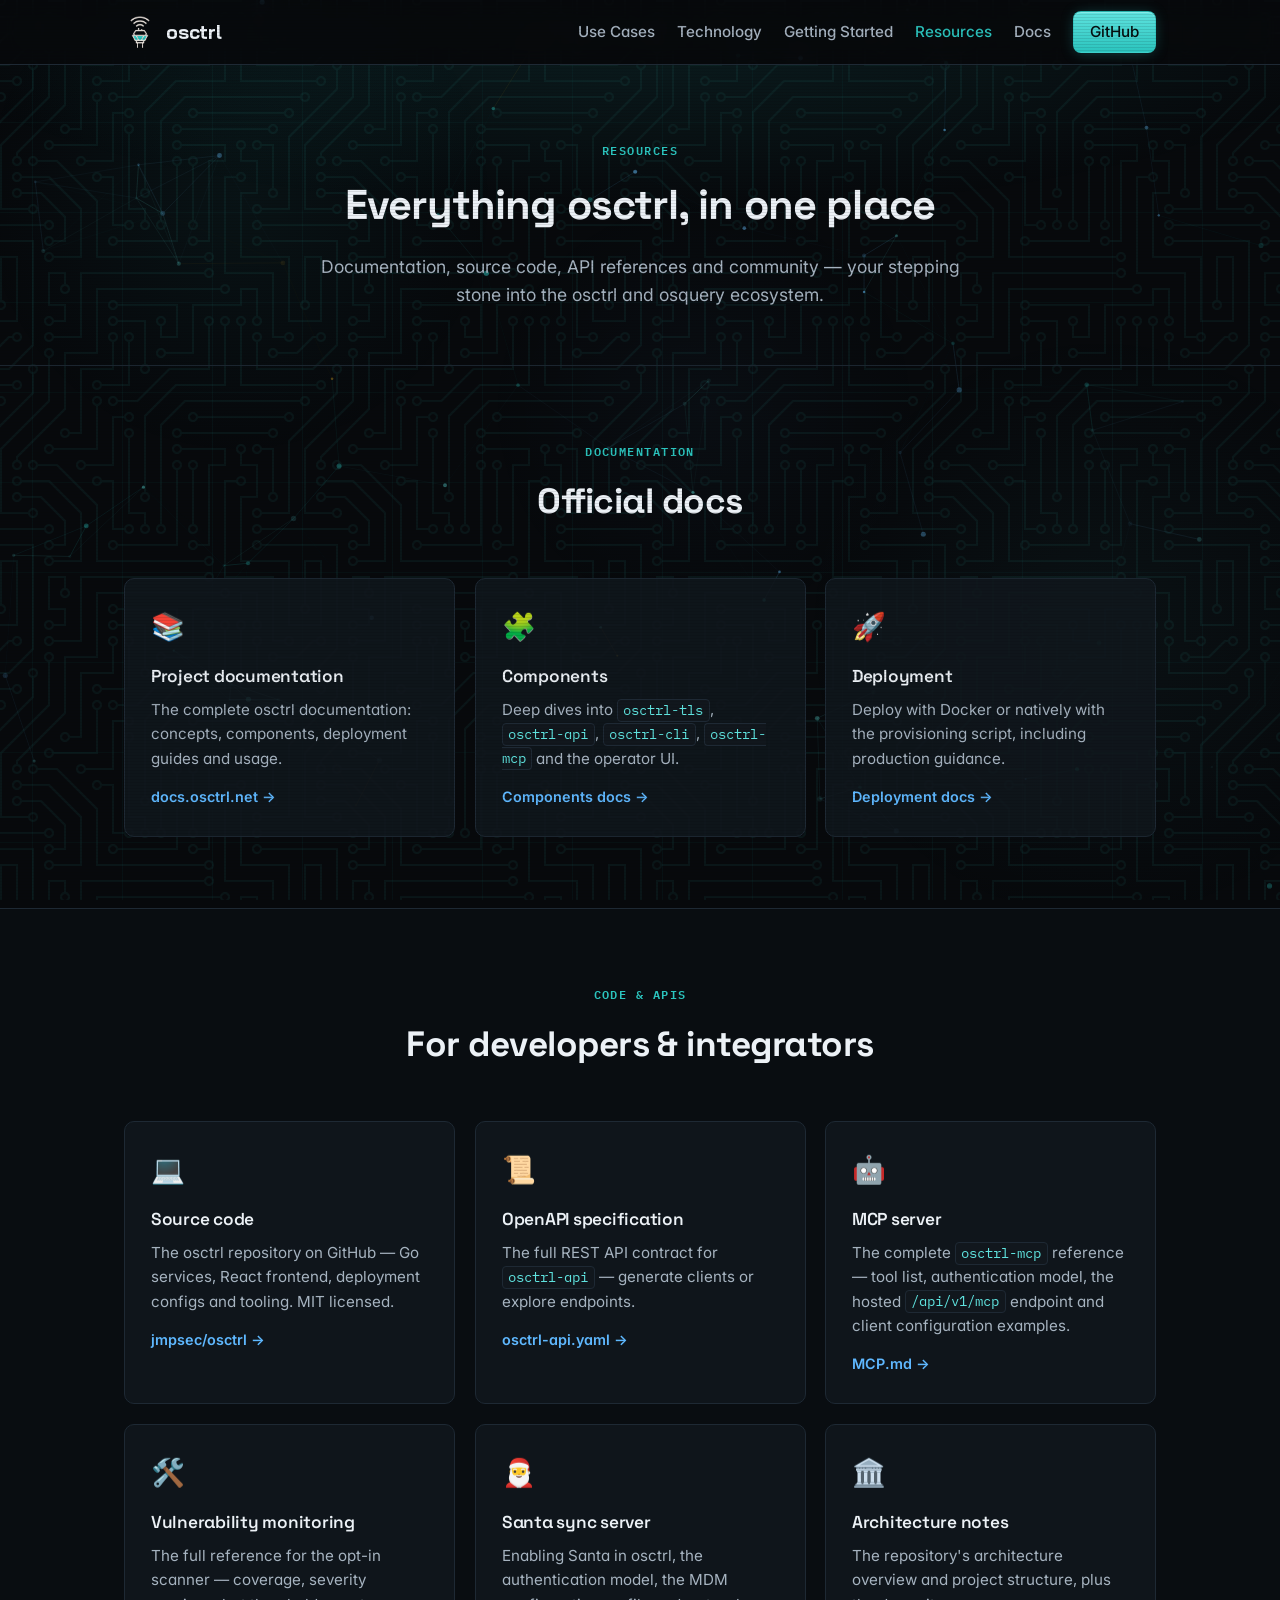
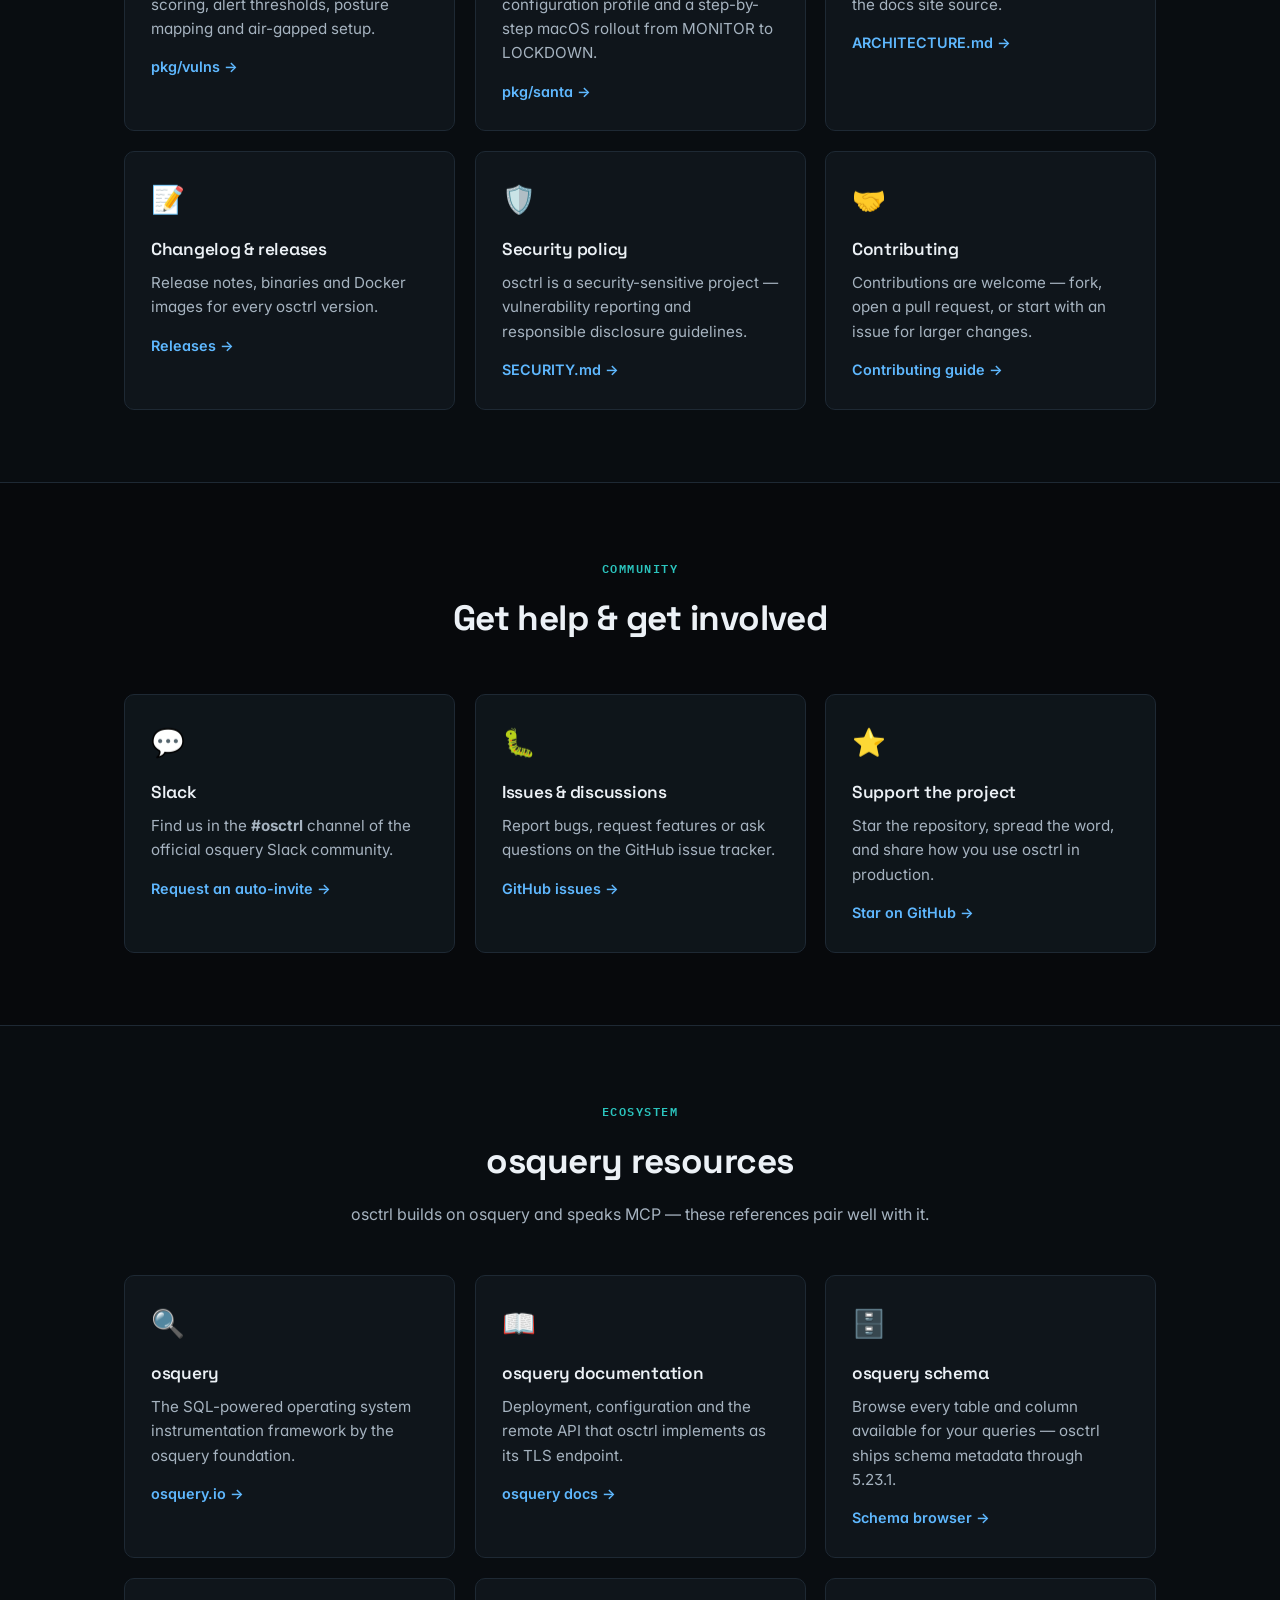
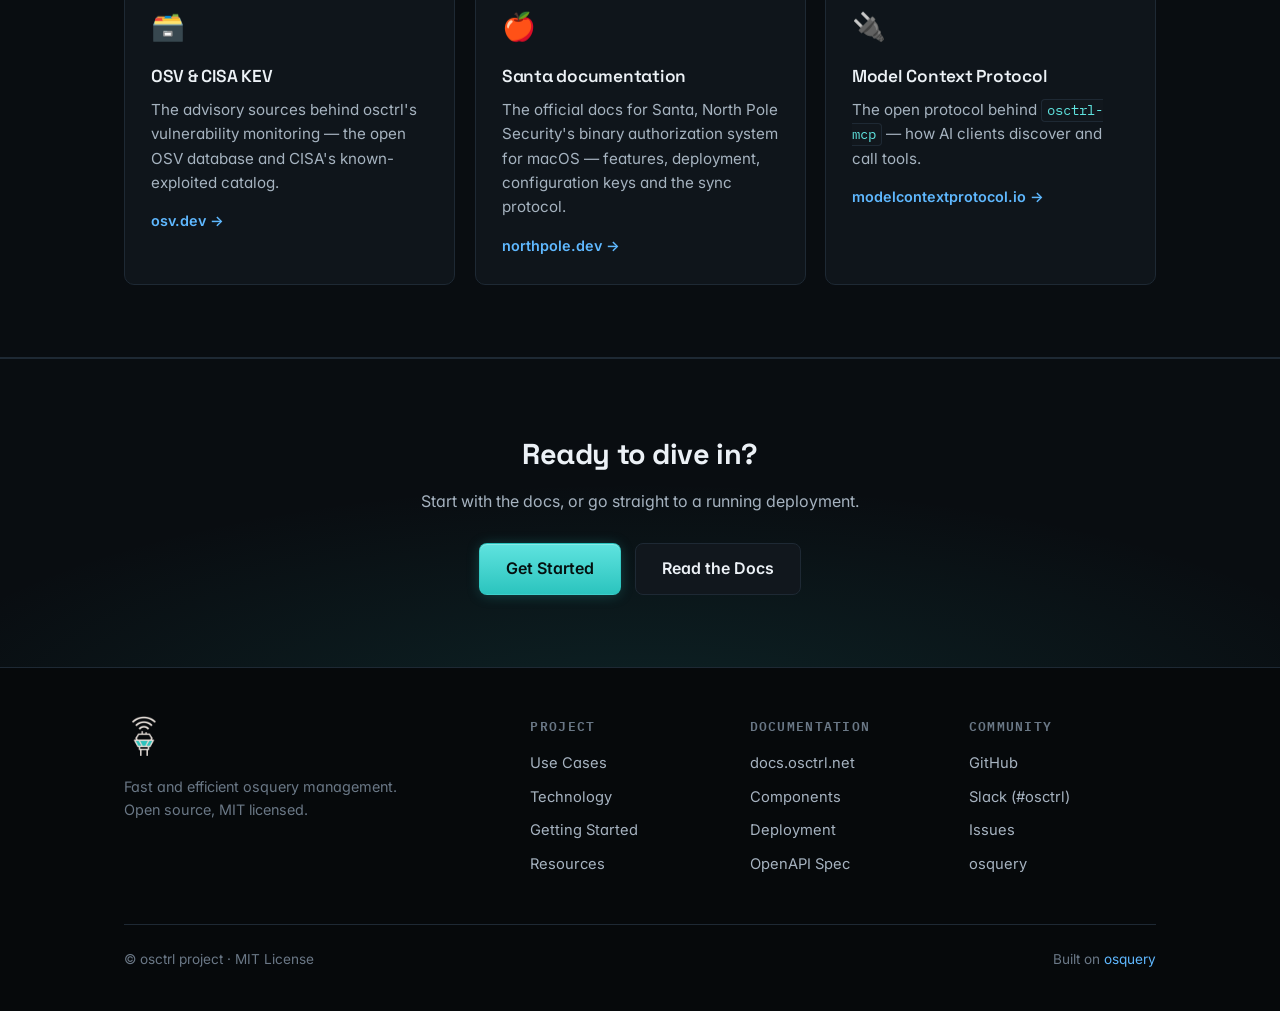
<file: web/resources.html>
<!DOCTYPE html>
<html lang="en">
<head>
  <meta charset="UTF-8">
  <meta name="viewport" content="width=device-width, initial-scale=1.0">
  <title>Resources — osctrl</title>
  <meta name="description" content="Technical resources for osctrl: documentation, source code, OpenAPI specification, community channels, osquery references and contribution guides.">
  <link rel="canonical" href="https://osctrl.net/resources.html">
  <meta property="og:type" content="website">
  <meta property="og:site_name" content="osctrl">
  <meta property="og:title" content="Resources — osctrl">
  <meta property="og:description" content="Find osctrl documentation, source code, OpenAPI references, community links, osquery resources and contribution guides.">
  <meta property="og:url" content="https://osctrl.net/resources.html">
  <meta property="og:image" content="https://osctrl.net/assets/osctrl-og.png">
  <meta property="og:image:width" content="1200">
  <meta property="og:image:height" content="630">
  <meta property="og:image:alt" content="osctrl platform dashboard for osquery fleet operations">
  <meta name="twitter:card" content="summary_large_image">
  <meta name="twitter:title" content="Resources — osctrl">
  <meta name="twitter:description" content="Documentation, APIs, source code and community resources for osctrl.">
  <meta name="twitter:image" content="https://osctrl.net/assets/osctrl-og.png">
  <link rel="icon" type="image/svg+xml" href="assets/favicon.svg">
  <link rel="icon" type="image/png" href="assets/favicon.png">
  <link rel="preconnect" href="https://fonts.googleapis.com">
  <link rel="preconnect" href="https://fonts.gstatic.com" crossorigin>
  <link href="https://fonts.googleapis.com/css2?family=Inter:wght@400;500;600;700&family=Space+Grotesk:wght@500;600;700&family=IBM+Plex+Mono:wght@400;600&display=swap" rel="stylesheet">
  <link rel="stylesheet" href="assets/style.css?v=3">
</head>
<body>

<nav class="nav">
  <div class="wrap nav-inner">
    <a class="nav-logo" href="index.html"><img src="assets/osctrl-logo-dark.png" alt="osctrl logo">osctrl</a>
    <div class="nav-links">
      <a href="use-cases.html">Use Cases</a>
      <a href="technology.html">Technology</a>
      <a href="getting-started.html">Getting Started</a>
      <a href="resources.html" class="active">Resources</a>
      <a href="https://docs.osctrl.net" target="_blank" rel="noopener">Docs</a>
      <a class="nav-cta" href="https://github.com/jmpsec/osctrl" target="_blank" rel="noopener">GitHub</a>
    </div>
  </div>
</nav>

<header class="page-head">
  <div class="wrap">
    <span class="eyebrow">Resources</span>
    <h1>Everything osctrl, in one place</h1>
    <p>
      Documentation, source code, API references and community — your stepping stone
      into the osctrl and osquery ecosystem.
    </p>
  </div>
</header>

<section>
  <div class="wrap">
    <div class="section-head">
      <span class="eyebrow">Documentation</span>
      <h2>Official docs</h2>
    </div>
    <div class="grid grid-3">
      <div class="card">
        <span class="icon">📚</span>
        <h3>Project documentation</h3>
        <p>The complete osctrl documentation: concepts, components, deployment guides and usage.</p>
        <a class="more" href="https://docs.osctrl.net" target="_blank" rel="noopener">docs.osctrl.net →</a>
      </div>
      <div class="card">
        <span class="icon">🧩</span>
        <h3>Components</h3>
        <p>Deep dives into <code class="inline">osctrl-tls</code>, <code class="inline">osctrl-api</code>, <code class="inline">osctrl-cli</code>, <code class="inline">osctrl-mcp</code> and the operator UI.</p>
        <a class="more" href="https://docs.osctrl.net/components/" target="_blank" rel="noopener">Components docs →</a>
      </div>
      <div class="card">
        <span class="icon">🚀</span>
        <h3>Deployment</h3>
        <p>Deploy with Docker or natively with the provisioning script, including production guidance.</p>
        <a class="more" href="https://docs.osctrl.net/deployment/" target="_blank" rel="noopener">Deployment docs →</a>
      </div>
    </div>
  </div>
</section>

<section class="alt">
  <div class="wrap">
    <div class="section-head">
      <span class="eyebrow">Code &amp; APIs</span>
      <h2>For developers &amp; integrators</h2>
    </div>
    <div class="grid grid-3">
      <div class="card">
        <span class="icon">💻</span>
        <h3>Source code</h3>
        <p>The osctrl repository on GitHub — Go services, React frontend, deployment configs and tooling. MIT licensed.</p>
        <a class="more" href="https://github.com/jmpsec/osctrl" target="_blank" rel="noopener">jmpsec/osctrl →</a>
      </div>
      <div class="card">
        <span class="icon">📜</span>
        <h3>OpenAPI specification</h3>
        <p>The full REST API contract for <code class="inline">osctrl-api</code> — generate clients or explore endpoints.</p>
        <a class="more" href="https://github.com/jmpsec/osctrl/blob/main/osctrl-api.yaml" target="_blank" rel="noopener">osctrl-api.yaml →</a>
      </div>
      <div class="card">
        <span class="icon">🤖</span>
        <h3>MCP server</h3>
        <p>The complete <code class="inline">osctrl-mcp</code> reference — tool list, authentication model, the hosted <code class="inline">/api/v1/mcp</code> endpoint and client configuration examples.</p>
        <a class="more" href="https://github.com/jmpsec/osctrl/blob/main/MCP.md" target="_blank" rel="noopener">MCP.md →</a>
      </div>
      <div class="card">
        <span class="icon">🛠️</span>
        <h3>Vulnerability monitoring</h3>
        <p>The full reference for the opt-in scanner — coverage, severity scoring, alert thresholds, posture mapping and air-gapped setup.</p>
        <a class="more" href="https://github.com/jmpsec/osctrl/blob/develop/pkg/vulns/README.md" target="_blank" rel="noopener">pkg/vulns →</a>
      </div>
      <div class="card">
        <span class="icon">🎅</span>
        <h3>Santa sync server</h3>
        <p>Enabling Santa in osctrl, the authentication model, the MDM configuration profile and a step-by-step macOS rollout from MONITOR to LOCKDOWN.</p>
        <a class="more" href="https://github.com/jmpsec/osctrl/blob/develop/pkg/santa/README.md" target="_blank" rel="noopener">pkg/santa →</a>
      </div>
      <div class="card">
        <span class="icon">🏛️</span>
        <h3>Architecture notes</h3>
        <p>The repository's architecture overview and project structure, plus the docs site source.</p>
        <a class="more" href="https://github.com/jmpsec/osctrl/blob/main/ARCHITECTURE.md" target="_blank" rel="noopener">ARCHITECTURE.md →</a>
      </div>
      <div class="card">
        <span class="icon">📝</span>
        <h3>Changelog &amp; releases</h3>
        <p>Release notes, binaries and Docker images for every osctrl version.</p>
        <a class="more" href="https://github.com/jmpsec/osctrl/releases" target="_blank" rel="noopener">Releases →</a>
      </div>
      <div class="card">
        <span class="icon">🛡️</span>
        <h3>Security policy</h3>
        <p>osctrl is a security-sensitive project — vulnerability reporting and responsible disclosure guidelines.</p>
        <a class="more" href="https://github.com/jmpsec/osctrl/blob/main/SECURITY.md" target="_blank" rel="noopener">SECURITY.md →</a>
      </div>
      <div class="card">
        <span class="icon">🤝</span>
        <h3>Contributing</h3>
        <p>Contributions are welcome — fork, open a pull request, or start with an issue for larger changes.</p>
        <a class="more" href="https://github.com/jmpsec/osctrl/blob/main/CONTRIBUTING.md" target="_blank" rel="noopener">Contributing guide →</a>
      </div>
    </div>
  </div>
</section>

<section>
  <div class="wrap">
    <div class="section-head">
      <span class="eyebrow">Community</span>
      <h2>Get help &amp; get involved</h2>
    </div>
    <div class="grid grid-3">
      <div class="card">
        <span class="icon">💬</span>
        <h3>Slack</h3>
        <p>Find us in the <strong>#osctrl</strong> channel of the official osquery Slack community.</p>
        <a class="more" href="https://join.slack.com/t/osquery/shared_invite/zt-1wipcuc04-DBXmo51zYJKBu3_EP3xZPA" target="_blank" rel="noopener">Request an auto-invite →</a>
      </div>
      <div class="card">
        <span class="icon">🐛</span>
        <h3>Issues &amp; discussions</h3>
        <p>Report bugs, request features or ask questions on the GitHub issue tracker.</p>
        <a class="more" href="https://github.com/jmpsec/osctrl/issues" target="_blank" rel="noopener">GitHub issues →</a>
      </div>
      <div class="card">
        <span class="icon">⭐</span>
        <h3>Support the project</h3>
        <p>Star the repository, spread the word, and share how you use osctrl in production.</p>
        <a class="more" href="https://github.com/jmpsec/osctrl" target="_blank" rel="noopener">Star on GitHub →</a>
      </div>
    </div>
  </div>
</section>

<section class="alt">
  <div class="wrap">
    <div class="section-head">
      <span class="eyebrow">Ecosystem</span>
      <h2>osquery resources</h2>
      <p>osctrl builds on osquery and speaks MCP — these references pair well with it.</p>
    </div>
    <div class="grid grid-3">
      <div class="card">
        <span class="icon">🔍</span>
        <h3>osquery</h3>
        <p>The SQL-powered operating system instrumentation framework by the osquery foundation.</p>
        <a class="more" href="https://osquery.io" target="_blank" rel="noopener">osquery.io →</a>
      </div>
      <div class="card">
        <span class="icon">📖</span>
        <h3>osquery documentation</h3>
        <p>Deployment, configuration and the remote API that osctrl implements as its TLS endpoint.</p>
        <a class="more" href="https://osquery.readthedocs.io/" target="_blank" rel="noopener">osquery docs →</a>
      </div>
      <div class="card">
        <span class="icon">🗄️</span>
        <h3>osquery schema</h3>
        <p>Browse every table and column available for your queries — osctrl ships schema metadata through 5.23.1.</p>
        <a class="more" href="https://osquery.io/schema/" target="_blank" rel="noopener">Schema browser →</a>
      </div>
      <div class="card">
        <span class="icon">🗃️</span>
        <h3>OSV &amp; CISA KEV</h3>
        <p>The advisory sources behind osctrl's vulnerability monitoring — the open OSV database and CISA's known-exploited catalog.</p>
        <a class="more" href="https://osv.dev" target="_blank" rel="noopener">osv.dev →</a>
      </div>
      <div class="card">
        <span class="icon">🍎</span>
        <h3>Santa documentation</h3>
        <p>The official docs for Santa, North Pole Security's binary authorization system for macOS — features, deployment, configuration keys and the sync protocol.</p>
        <a class="more" href="https://northpole.dev" target="_blank" rel="noopener">northpole.dev →</a>
      </div>
      <div class="card">
        <span class="icon">🔌</span>
        <h3>Model Context Protocol</h3>
        <p>The open protocol behind <code class="inline">osctrl-mcp</code> — how AI clients discover and call tools.</p>
        <a class="more" href="https://modelcontextprotocol.io" target="_blank" rel="noopener">modelcontextprotocol.io →</a>
      </div>
    </div>
  </div>
</section>

<div class="cta-band">
  <div class="wrap">
    <h2>Ready to dive in?</h2>
    <p>Start with the docs, or go straight to a running deployment.</p>
    <div class="hero-actions" style="margin-top: 0;">
      <a class="btn btn-primary" href="getting-started.html">Get Started</a>
      <a class="btn btn-ghost" href="https://docs.osctrl.net" target="_blank" rel="noopener">Read the Docs</a>
    </div>
  </div>
</div>

<footer>
  <div class="wrap">
    <div class="footer-inner">
      <div class="footer-brand">
        <img src="assets/osctrl-logo-dark.png" alt="osctrl">
        <p>Fast and efficient osquery management. Open source, MIT licensed.</p>
      </div>
      <div>
        <h4>Project</h4>
        <ul>
          <li><a href="use-cases.html">Use Cases</a></li>
          <li><a href="technology.html">Technology</a></li>
          <li><a href="getting-started.html">Getting Started</a></li>
          <li><a href="resources.html">Resources</a></li>
        </ul>
      </div>
      <div>
        <h4>Documentation</h4>
        <ul>
          <li><a href="https://docs.osctrl.net" target="_blank" rel="noopener">docs.osctrl.net</a></li>
          <li><a href="https://docs.osctrl.net/components/" target="_blank" rel="noopener">Components</a></li>
          <li><a href="https://docs.osctrl.net/deployment/" target="_blank" rel="noopener">Deployment</a></li>
          <li><a href="https://github.com/jmpsec/osctrl/blob/main/osctrl-api.yaml" target="_blank" rel="noopener">OpenAPI Spec</a></li>
        </ul>
      </div>
      <div>
        <h4>Community</h4>
        <ul>
          <li><a href="https://github.com/jmpsec/osctrl" target="_blank" rel="noopener">GitHub</a></li>
          <li><a href="https://join.slack.com/t/osquery/shared_invite/zt-1wipcuc04-DBXmo51zYJKBu3_EP3xZPA" target="_blank" rel="noopener">Slack (#osctrl)</a></li>
          <li><a href="https://github.com/jmpsec/osctrl/issues" target="_blank" rel="noopener">Issues</a></li>
          <li><a href="https://osquery.io" target="_blank" rel="noopener">osquery</a></li>
        </ul>
      </div>
    </div>
    <div class="footer-bottom">
      <span>© osctrl project · MIT License</span>
      <span>Built on <a href="https://osquery.io" target="_blank" rel="noopener">osquery</a></span>
    </div>
  </div>
</footer>

<script src="assets/site.js?v=3" defer></script>
</body>
</html>
</file>
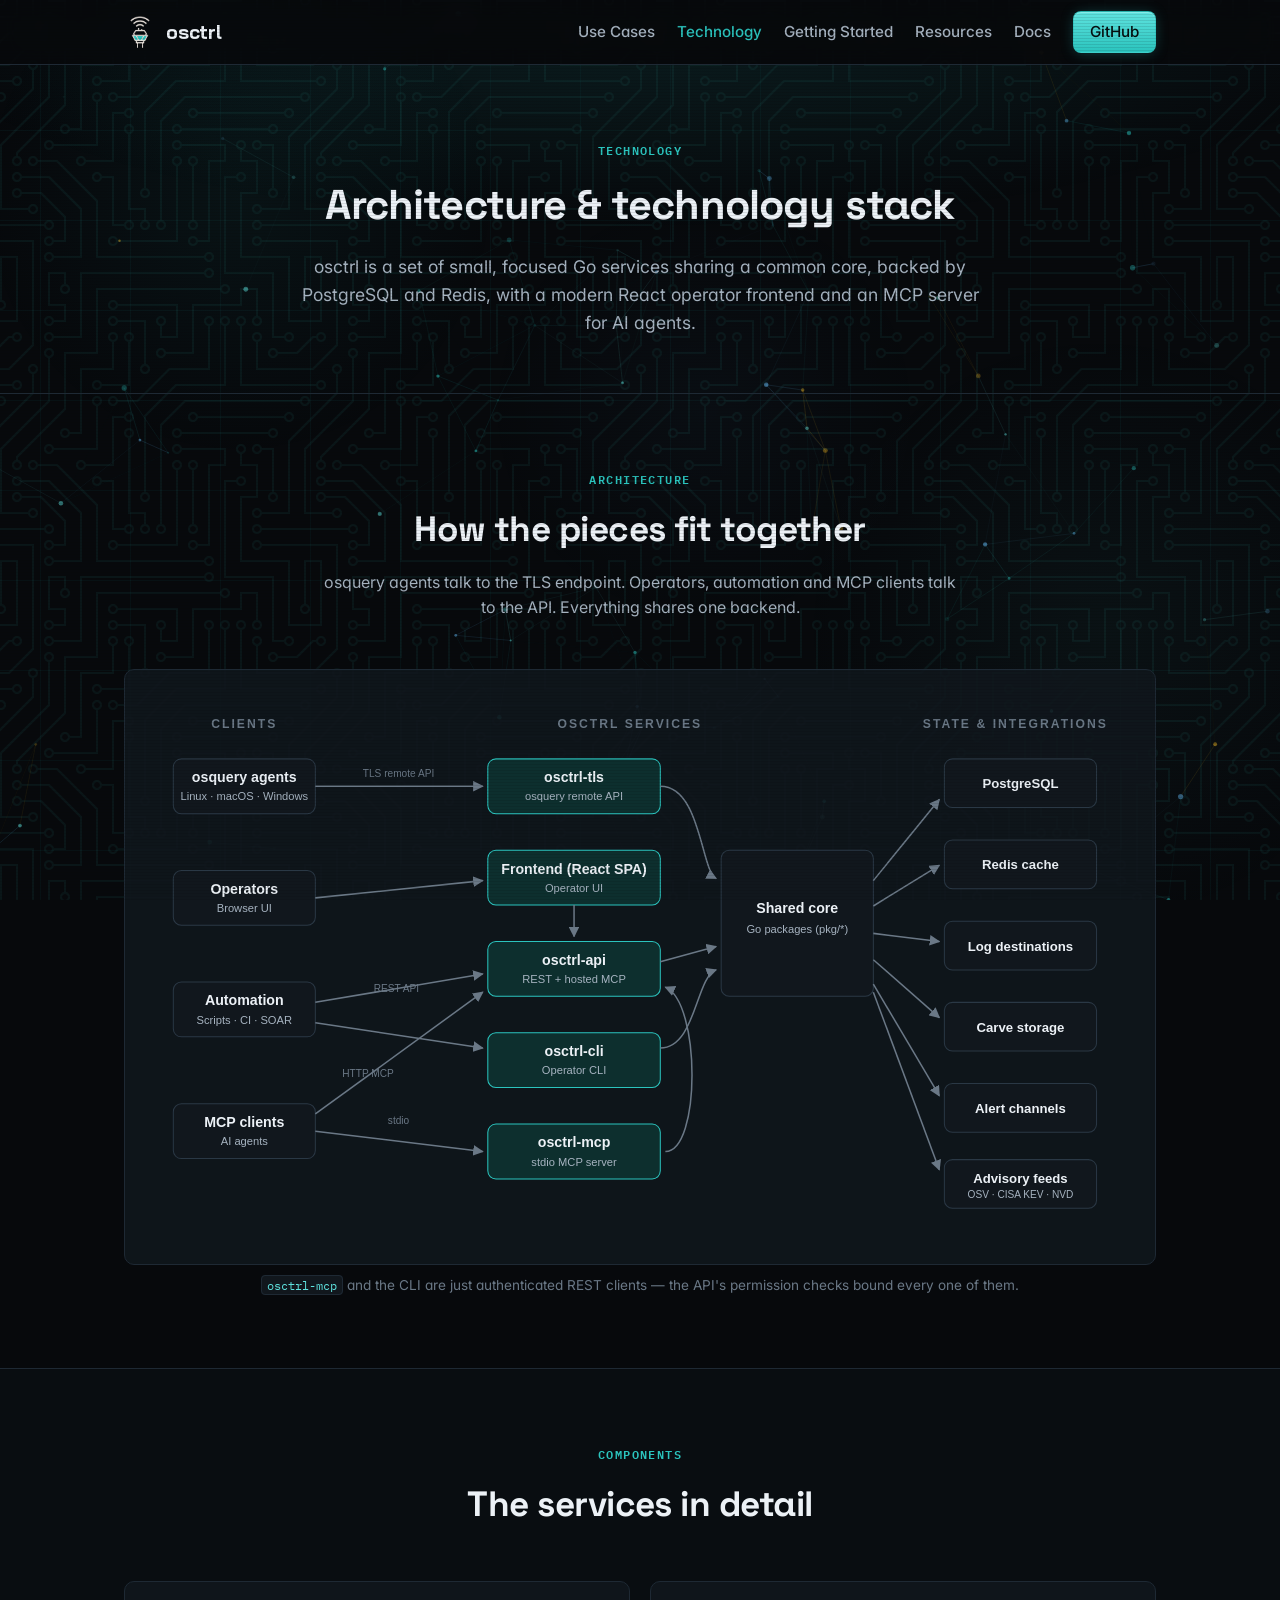
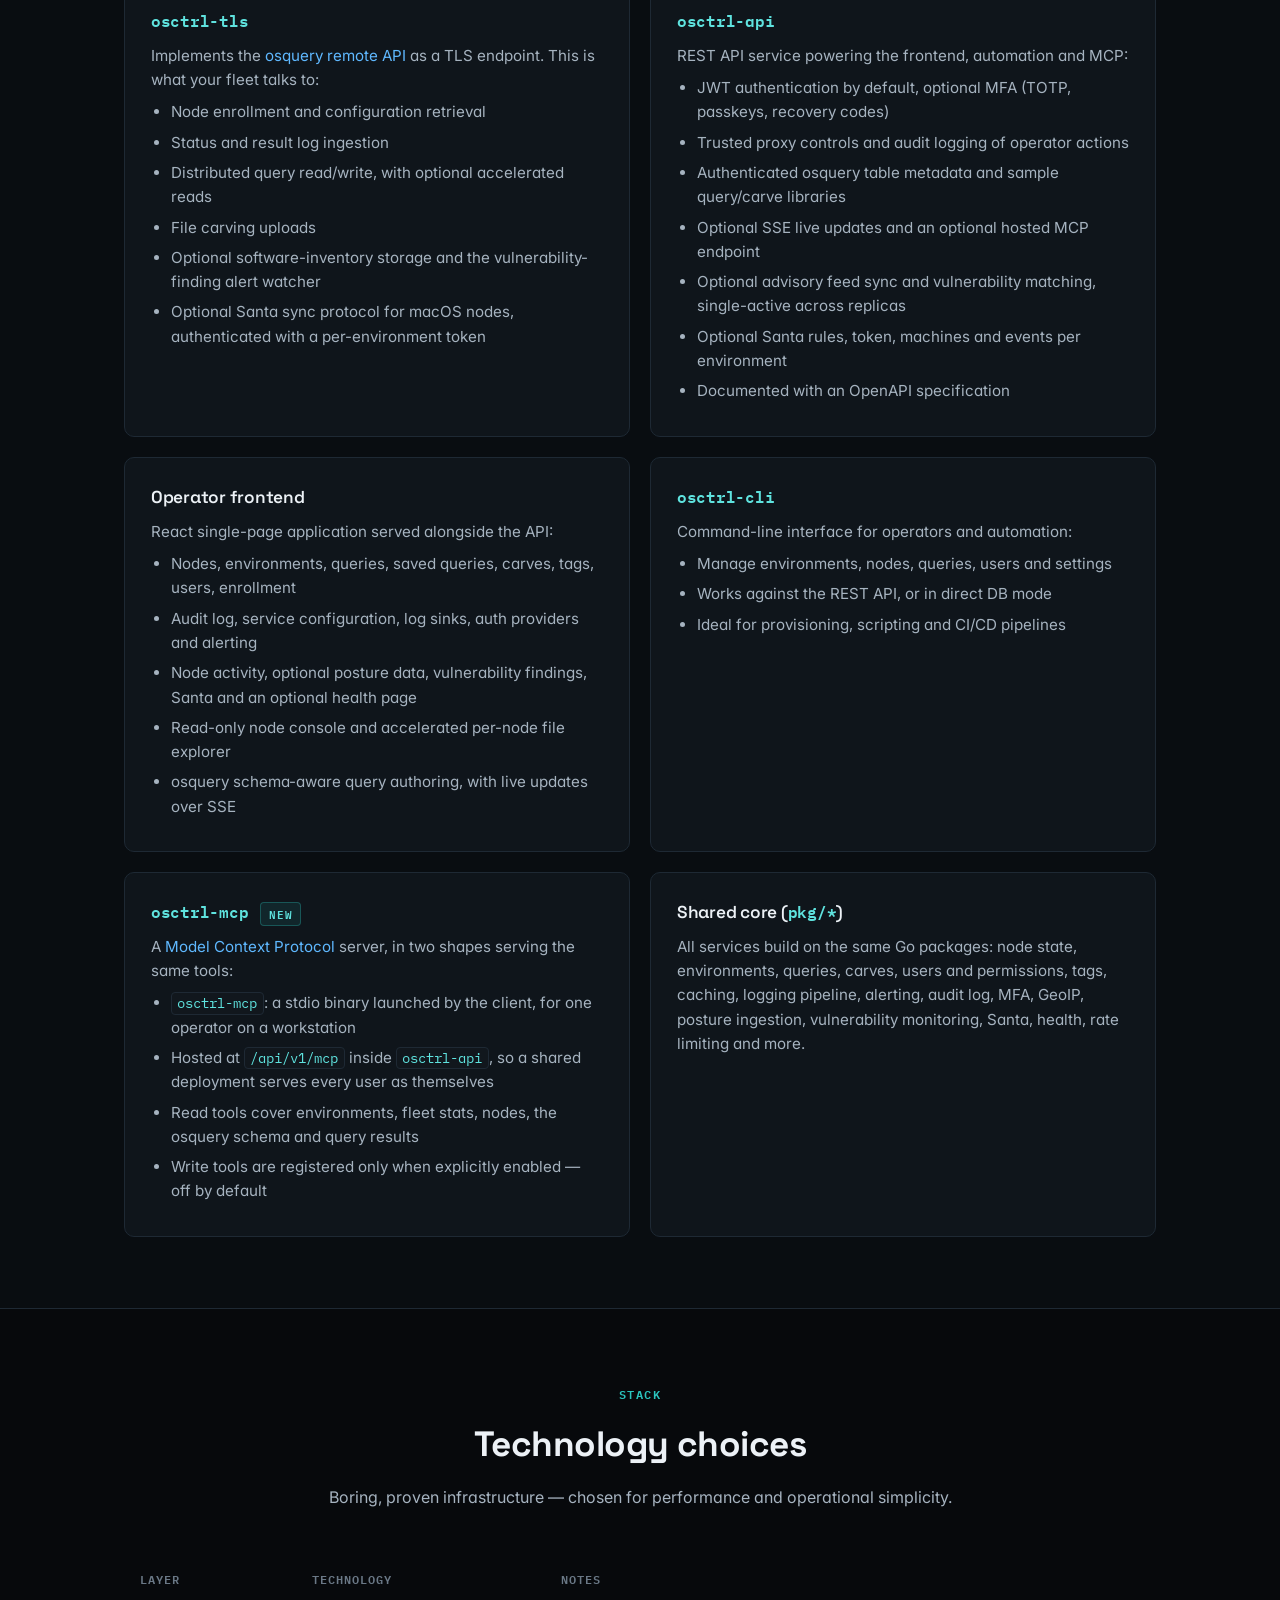
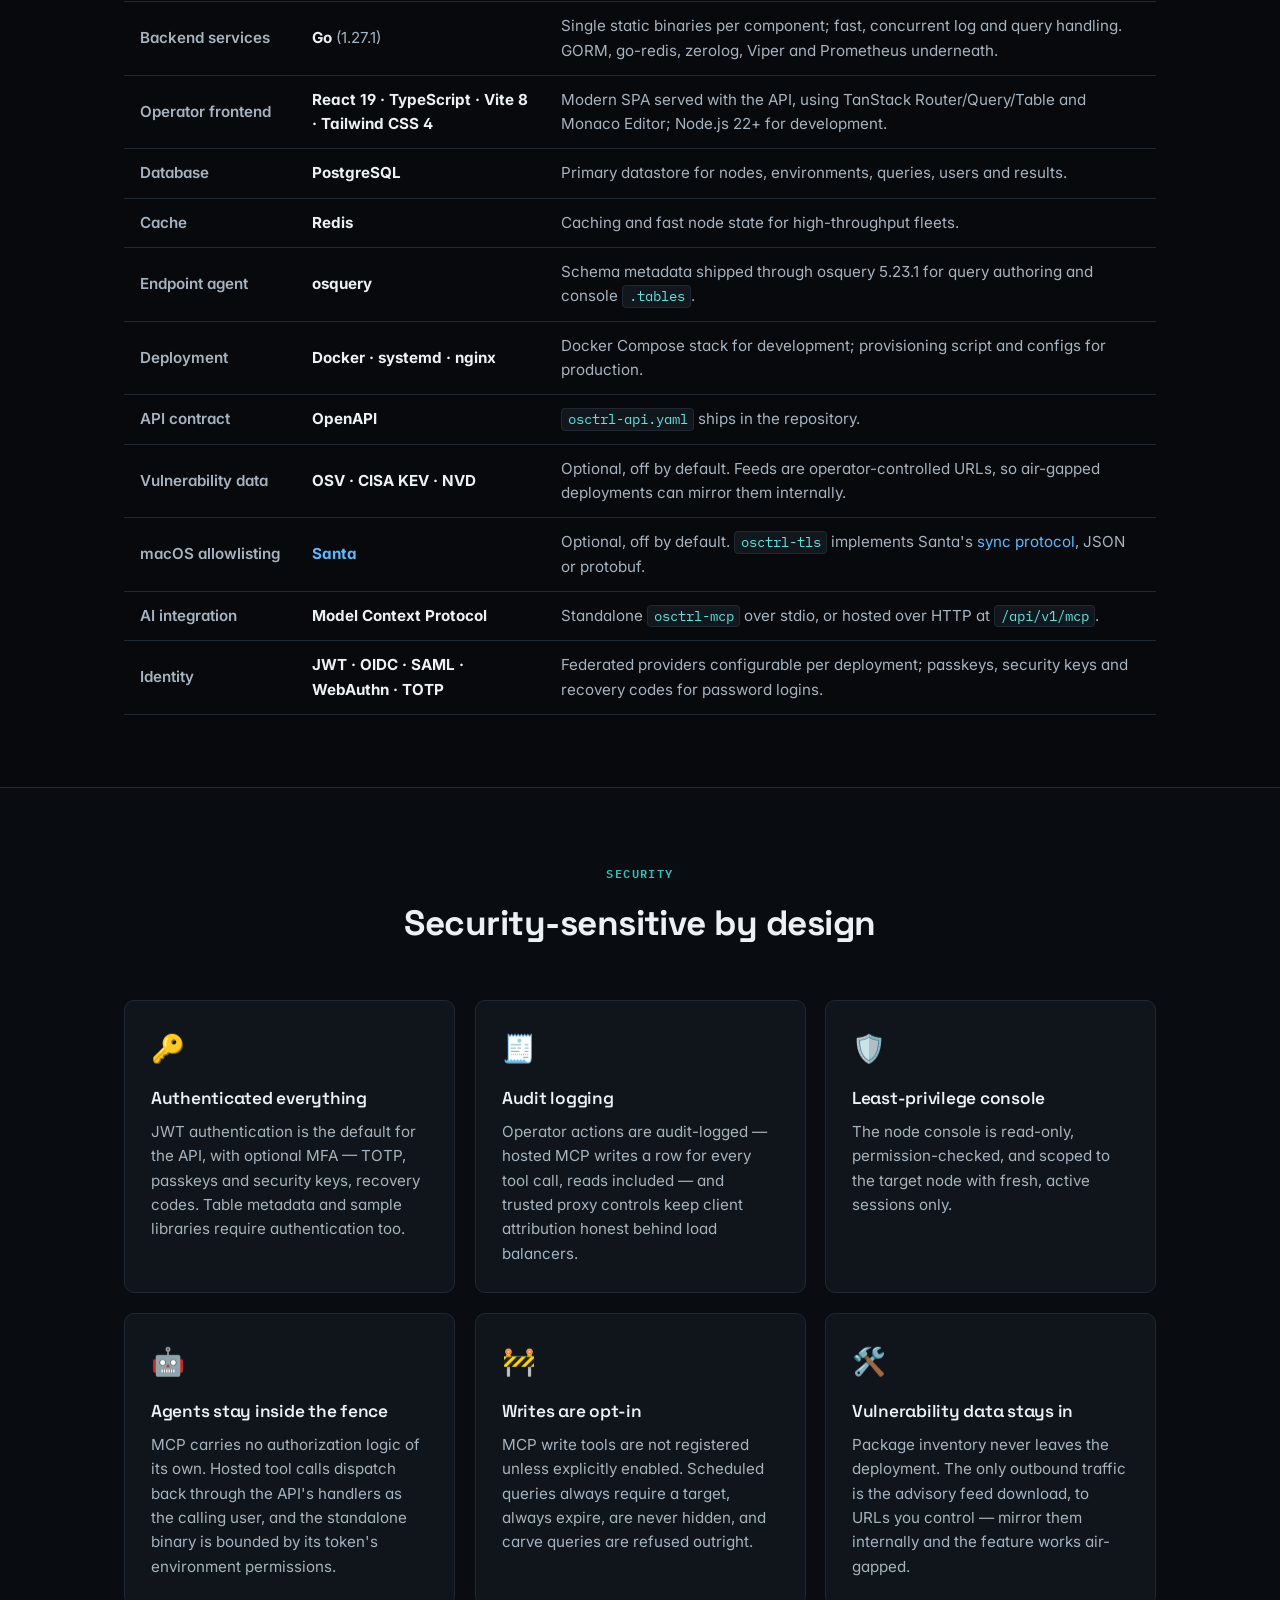
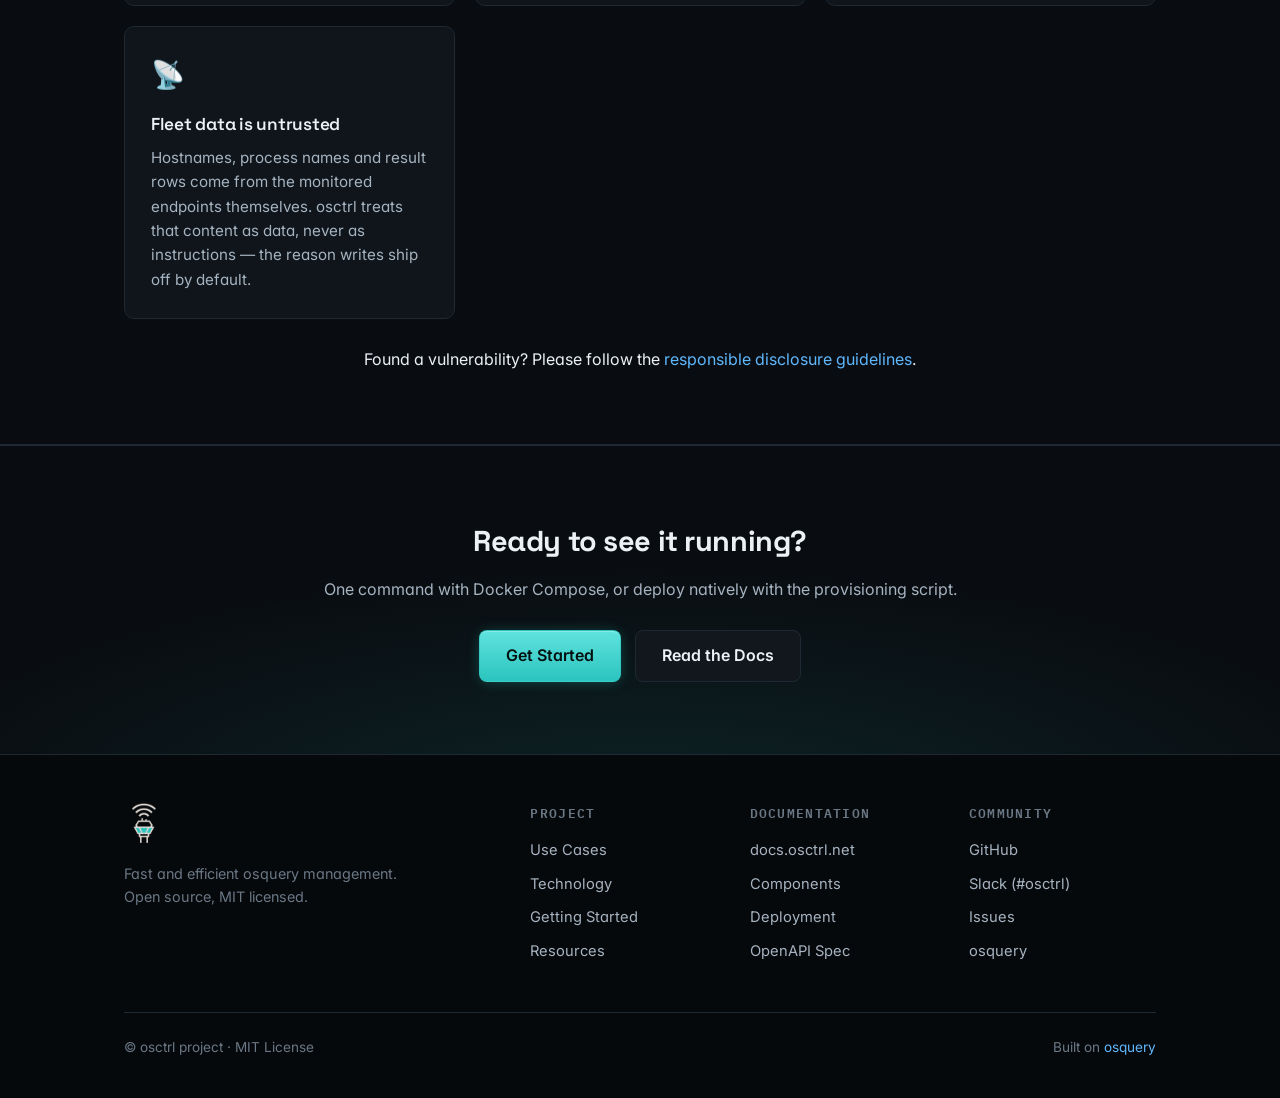
<file: web/technology.html>
<!DOCTYPE html>
<html lang="en">
<head>
  <meta charset="UTF-8">
  <meta name="viewport" content="width=device-width, initial-scale=1.0">
  <title>Technology &amp; Architecture — osctrl</title>
  <meta name="description" content="How osctrl works: architecture, components (osctrl-tls, osctrl-api, osctrl-cli, osctrl-mcp, operator frontend), vulnerability monitoring, Santa sync, and the technology stack — Go, React, PostgreSQL, Redis.">
  <link rel="canonical" href="https://osctrl.net/technology.html">
  <meta property="og:type" content="website">
  <meta property="og:site_name" content="osctrl">
  <meta property="og:title" content="Technology &amp; Architecture — osctrl">
  <meta property="og:description" content="See how osctrl connects osquery agents, TLS, API, CLI, MCP, PostgreSQL, Redis and the operator frontend into one fleet platform.">
  <meta property="og:url" content="https://osctrl.net/technology.html">
  <meta property="og:image" content="https://osctrl.net/assets/osctrl-og.png">
  <meta property="og:image:width" content="1200">
  <meta property="og:image:height" content="630">
  <meta property="og:image:alt" content="osctrl platform dashboard for osquery fleet operations">
  <meta name="twitter:card" content="summary_large_image">
  <meta name="twitter:title" content="Technology &amp; Architecture — osctrl">
  <meta name="twitter:description" content="Architecture, services and stack behind the open-source osquery fleet management platform.">
  <meta name="twitter:image" content="https://osctrl.net/assets/osctrl-og.png">
  <link rel="icon" type="image/svg+xml" href="assets/favicon.svg">
  <link rel="icon" type="image/png" href="assets/favicon.png">
  <link rel="preconnect" href="https://fonts.googleapis.com">
  <link rel="preconnect" href="https://fonts.gstatic.com" crossorigin>
  <link href="https://fonts.googleapis.com/css2?family=Inter:wght@400;500;600;700&family=Space+Grotesk:wght@500;600;700&family=IBM+Plex+Mono:wght@400;600&display=swap" rel="stylesheet">
  <link rel="stylesheet" href="assets/style.css?v=3">
</head>
<body>

<nav class="nav">
  <div class="wrap nav-inner">
    <a class="nav-logo" href="index.html"><img src="assets/osctrl-logo-dark.png" alt="osctrl logo">osctrl</a>
    <div class="nav-links">
      <a href="use-cases.html">Use Cases</a>
      <a href="technology.html" class="active">Technology</a>
      <a href="getting-started.html">Getting Started</a>
      <a href="resources.html">Resources</a>
      <a href="https://docs.osctrl.net" target="_blank" rel="noopener">Docs</a>
      <a class="nav-cta" href="https://github.com/jmpsec/osctrl" target="_blank" rel="noopener">GitHub</a>
    </div>
  </div>
</nav>

<header class="page-head">
  <div class="wrap">
    <span class="eyebrow">Technology</span>
    <h1>Architecture &amp; technology stack</h1>
    <p>
      osctrl is a set of small, focused Go services sharing a common core, backed by
      PostgreSQL and Redis, with a modern React operator frontend and an MCP server
      for AI agents.
    </p>
  </div>
</header>

<section>
  <div class="wrap">
    <div class="section-head">
      <span class="eyebrow">Architecture</span>
      <h2>How the pieces fit together</h2>
      <p>osquery agents talk to the TLS endpoint. Operators, automation and MCP clients talk to the API. Everything shares one backend.</p>
    </div>

    <div class="diagram-box">
      <svg viewBox="0 0 960 530" xmlns="http://www.w3.org/2000/svg" font-family="-apple-system, BlinkMacSystemFont, 'Segoe UI', sans-serif">
        <defs>
          <marker id="arrow" viewBox="0 0 10 10" refX="9" refY="5" markerWidth="7" markerHeight="7" orient="auto-start-reverse">
            <path d="M 0 0 L 10 5 L 0 10 z" fill="#6a7886"/>
          </marker>
        </defs>

        <!-- Column labels -->
        <text x="90" y="30" fill="#6a7886" font-size="12" font-weight="700" letter-spacing="2" text-anchor="middle">CLIENTS</text>
        <text x="470" y="30" fill="#6a7886" font-size="12" font-weight="700" letter-spacing="2" text-anchor="middle">OSCTRL SERVICES</text>
        <text x="850" y="30" fill="#6a7886" font-size="12" font-weight="700" letter-spacing="2" text-anchor="middle">STATE &amp; INTEGRATIONS</text>

        <!-- Clients -->
        <g>
          <rect x="20" y="60" width="140" height="54" rx="8" fill="#11171d" stroke="#2a3845"/>
          <text x="90" y="83" fill="#ecf1f6" font-size="14" font-weight="600" text-anchor="middle">osquery agents</text>
          <text x="90" y="101" fill="#a6b3c0" font-size="11" text-anchor="middle">Linux · macOS · Windows</text>

          <rect x="20" y="170" width="140" height="54" rx="8" fill="#11171d" stroke="#2a3845"/>
          <text x="90" y="193" fill="#ecf1f6" font-size="14" font-weight="600" text-anchor="middle">Operators</text>
          <text x="90" y="211" fill="#a6b3c0" font-size="11" text-anchor="middle">Browser UI</text>

          <rect x="20" y="280" width="140" height="54" rx="8" fill="#11171d" stroke="#2a3845"/>
          <text x="90" y="303" fill="#ecf1f6" font-size="14" font-weight="600" text-anchor="middle">Automation</text>
          <text x="90" y="321" fill="#a6b3c0" font-size="11" text-anchor="middle">Scripts · CI · SOAR</text>

          <rect x="20" y="400" width="140" height="54" rx="8" fill="#11171d" stroke="#2a3845"/>
          <text x="90" y="423" fill="#ecf1f6" font-size="14" font-weight="600" text-anchor="middle">MCP clients</text>
          <text x="90" y="441" fill="#a6b3c0" font-size="11" text-anchor="middle">AI agents</text>
        </g>

        <!-- Services -->
        <g>
          <rect x="330" y="60" width="170" height="54" rx="8" fill="#0d2f2e" stroke="#2bc4be"/>
          <text x="415" y="83" fill="#ecf1f6" font-size="14" font-weight="700" text-anchor="middle">osctrl-tls</text>
          <text x="415" y="101" fill="#a6b3c0" font-size="11" text-anchor="middle">osquery remote API</text>

          <rect x="330" y="150" width="170" height="54" rx="8" fill="#0d2f2e" stroke="#2bc4be"/>
          <text x="415" y="173" fill="#ecf1f6" font-size="14" font-weight="700" text-anchor="middle">Frontend (React SPA)</text>
          <text x="415" y="191" fill="#a6b3c0" font-size="11" text-anchor="middle">Operator UI</text>

          <rect x="330" y="240" width="170" height="54" rx="8" fill="#0d2f2e" stroke="#2bc4be"/>
          <text x="415" y="263" fill="#ecf1f6" font-size="14" font-weight="700" text-anchor="middle">osctrl-api</text>
          <text x="415" y="281" fill="#a6b3c0" font-size="11" text-anchor="middle">REST + hosted MCP</text>

          <rect x="330" y="330" width="170" height="54" rx="8" fill="#0d2f2e" stroke="#2bc4be"/>
          <text x="415" y="353" fill="#ecf1f6" font-size="14" font-weight="700" text-anchor="middle">osctrl-cli</text>
          <text x="415" y="371" fill="#a6b3c0" font-size="11" text-anchor="middle">Operator CLI</text>

          <rect x="330" y="420" width="170" height="54" rx="8" fill="#0d2f2e" stroke="#2bc4be"/>
          <text x="415" y="443" fill="#ecf1f6" font-size="14" font-weight="700" text-anchor="middle">osctrl-mcp</text>
          <text x="415" y="461" fill="#a6b3c0" font-size="11" text-anchor="middle">stdio MCP server</text>

          <rect x="560" y="150" width="150" height="144" rx="8" fill="#11171d" stroke="#2a3845"/>
          <text x="635" y="212" fill="#ecf1f6" font-size="14" font-weight="700" text-anchor="middle">Shared core</text>
          <text x="635" y="232" fill="#a6b3c0" font-size="11" text-anchor="middle">Go packages (pkg/*)</text>
        </g>

        <!-- Data -->
        <g>
          <rect x="780" y="60" width="150" height="48" rx="8" fill="#11171d" stroke="#2a3845"/>
          <text x="855" y="89" fill="#ecf1f6" font-size="13" font-weight="600" text-anchor="middle">PostgreSQL</text>

          <rect x="780" y="140" width="150" height="48" rx="8" fill="#11171d" stroke="#2a3845"/>
          <text x="855" y="169" fill="#ecf1f6" font-size="13" font-weight="600" text-anchor="middle">Redis cache</text>

          <rect x="780" y="220" width="150" height="48" rx="8" fill="#11171d" stroke="#2a3845"/>
          <text x="855" y="249" fill="#ecf1f6" font-size="13" font-weight="600" text-anchor="middle">Log destinations</text>

          <rect x="780" y="300" width="150" height="48" rx="8" fill="#11171d" stroke="#2a3845"/>
          <text x="855" y="329" fill="#ecf1f6" font-size="13" font-weight="600" text-anchor="middle">Carve storage</text>

          <rect x="780" y="380" width="150" height="48" rx="8" fill="#11171d" stroke="#2a3845"/>
          <text x="855" y="409" fill="#ecf1f6" font-size="13" font-weight="600" text-anchor="middle">Alert channels</text>

          <rect x="780" y="455" width="150" height="48" rx="8" fill="#11171d" stroke="#2a3845"/>
          <text x="855" y="478" fill="#ecf1f6" font-size="13" font-weight="600" text-anchor="middle">Advisory feeds</text>
          <text x="855" y="493" fill="#a6b3c0" font-size="10" text-anchor="middle">OSV · CISA KEV · NVD</text>
        </g>

        <!-- Edges: clients -> services -->
        <path d="M160 87 L 325 87" stroke="#6a7886" stroke-width="1.5" fill="none" marker-end="url(#arrow)"/>
        <text x="242" y="78" fill="#6a7886" font-size="10" text-anchor="middle">TLS remote API</text>

        <path d="M160 197 L 325 180" stroke="#6a7886" stroke-width="1.5" fill="none" marker-end="url(#arrow)"/>
        <path d="M160 300 L 325 272" stroke="#6a7886" stroke-width="1.5" fill="none" marker-end="url(#arrow)"/>
        <text x="240" y="290" fill="#6a7886" font-size="10" text-anchor="middle">REST API</text>
        <path d="M160 320 L 325 345" stroke="#6a7886" stroke-width="1.5" fill="none" marker-end="url(#arrow)"/>
        <path d="M160 427 L 325 447" stroke="#6a7886" stroke-width="1.5" fill="none" marker-end="url(#arrow)"/>
        <text x="242" y="420" fill="#6a7886" font-size="10" text-anchor="middle">stdio</text>
        <path d="M160 410 L 325 290" stroke="#6a7886" stroke-width="1.5" fill="none" marker-end="url(#arrow)"/>
        <text x="212" y="374" fill="#6a7886" font-size="10" text-anchor="middle">HTTP MCP</text>

        <!-- Frontend / CLI / MCP -> API -->
        <path d="M415 204 L 415 235" stroke="#6a7886" stroke-width="1.5" fill="none" marker-end="url(#arrow)"/>
        <path d="M505 447 C 540 447 540 300 505 285" stroke="#6a7886" stroke-width="1.5" fill="none" marker-end="url(#arrow)"/>

        <!-- Services -> shared core -->
        <path d="M500 87 C 540 87 540 170 555 178" stroke="#6a7886" stroke-width="1.5" fill="none" marker-end="url(#arrow)"/>
        <path d="M500 260 L 555 245" stroke="#6a7886" stroke-width="1.5" fill="none" marker-end="url(#arrow)"/>
        <path d="M500 345 C 535 345 535 275 555 268" stroke="#6a7886" stroke-width="1.5" fill="none" marker-end="url(#arrow)"/>

        <!-- Shared core -> data -->
        <path d="M710 180 L 775 100" stroke="#6a7886" stroke-width="1.5" fill="none" marker-end="url(#arrow)"/>
        <path d="M710 205 L 775 165" stroke="#6a7886" stroke-width="1.5" fill="none" marker-end="url(#arrow)"/>
        <path d="M710 232 L 775 240" stroke="#6a7886" stroke-width="1.5" fill="none" marker-end="url(#arrow)"/>
        <path d="M710 258 L 775 315" stroke="#6a7886" stroke-width="1.5" fill="none" marker-end="url(#arrow)"/>
        <path d="M710 282 L 775 392" stroke="#6a7886" stroke-width="1.5" fill="none" marker-end="url(#arrow)"/>
        <path d="M710 290 L 775 465" stroke="#6a7886" stroke-width="1.5" fill="none" marker-end="url(#arrow)"/>
      </svg>
    </div>
    <p class="code-caption" style="text-align:center;">
      <code class="inline">osctrl-mcp</code> and the CLI are just authenticated REST clients — the API's
      permission checks bound every one of them.
    </p>
  </div>
</section>

<section class="alt">
  <div class="wrap">
    <div class="section-head">
      <span class="eyebrow">Components</span>
      <h2>The services in detail</h2>
    </div>
    <div class="grid grid-2">
      <div class="card component">
        <h3><code>osctrl-tls</code></h3>
        <p>Implements the <a href="https://osquery.readthedocs.io/en/stable/deployment/remote/" target="_blank" rel="noopener">osquery remote API</a> as a TLS endpoint. This is what your fleet talks to:</p>
        <ul>
          <li>Node enrollment and configuration retrieval</li>
          <li>Status and result log ingestion</li>
          <li>Distributed query read/write, with optional accelerated reads</li>
          <li>File carving uploads</li>
          <li>Optional software-inventory storage and the vulnerability-finding alert watcher</li>
          <li>Optional Santa sync protocol for macOS nodes, authenticated with a per-environment token</li>
        </ul>
      </div>
      <div class="card component">
        <h3><code>osctrl-api</code></h3>
        <p>REST API service powering the frontend, automation and MCP:</p>
        <ul>
          <li>JWT authentication by default, optional MFA (TOTP, passkeys, recovery codes)</li>
          <li>Trusted proxy controls and audit logging of operator actions</li>
          <li>Authenticated osquery table metadata and sample query/carve libraries</li>
          <li>Optional SSE live updates and an optional hosted MCP endpoint</li>
          <li>Optional advisory feed sync and vulnerability matching, single-active across replicas</li>
          <li>Optional Santa rules, token, machines and events per environment</li>
          <li>Documented with an OpenAPI specification</li>
        </ul>
      </div>
      <div class="card component">
        <h3>Operator frontend</h3>
        <p>React single-page application served alongside the API:</p>
        <ul>
          <li>Nodes, environments, queries, saved queries, carves, tags, users, enrollment</li>
          <li>Audit log, service configuration, log sinks, auth providers and alerting</li>
          <li>Node activity, optional posture data, vulnerability findings, Santa and an optional health page</li>
          <li>Read-only node console and accelerated per-node file explorer</li>
          <li>osquery schema-aware query authoring, with live updates over SSE</li>
        </ul>
      </div>
      <div class="card component">
        <h3><code>osctrl-cli</code></h3>
        <p>Command-line interface for operators and automation:</p>
        <ul>
          <li>Manage environments, nodes, queries, users and settings</li>
          <li>Works against the REST API, or in direct DB mode</li>
          <li>Ideal for provisioning, scripting and CI/CD pipelines</li>
        </ul>
      </div>
      <div class="card component">
        <h3><code>osctrl-mcp</code> <span class="badge new">New</span></h3>
        <p>A <a href="https://modelcontextprotocol.io" target="_blank" rel="noopener">Model Context Protocol</a> server, in two shapes serving the same tools:</p>
        <ul>
          <li><code class="inline">osctrl-mcp</code>: a stdio binary launched by the client, for one operator on a workstation</li>
          <li>Hosted at <code class="inline">/api/v1/mcp</code> inside <code class="inline">osctrl-api</code>, so a shared deployment serves every user as themselves</li>
          <li>Read tools cover environments, fleet stats, nodes, the osquery schema and query results</li>
          <li>Write tools are registered only when explicitly enabled — off by default</li>
        </ul>
      </div>
      <div class="card component">
        <h3>Shared core (<code>pkg/*</code>)</h3>
        <p>All services build on the same Go packages: node state, environments, queries, carves, users and permissions, tags, caching, logging pipeline, alerting, audit log, MFA, GeoIP, posture ingestion, vulnerability monitoring, Santa, health, rate limiting and more.</p>
      </div>
    </div>
  </div>
</section>

<section>
  <div class="wrap">
    <div class="section-head">
      <span class="eyebrow">Stack</span>
      <h2>Technology choices</h2>
      <p>Boring, proven infrastructure — chosen for performance and operational simplicity.</p>
    </div>
    <table class="spec">
      <thead>
        <tr><th>Layer</th><th>Technology</th><th>Notes</th></tr>
      </thead>
      <tbody>
        <tr>
          <td>Backend services</td>
          <td><strong>Go</strong> (1.27.1)</td>
          <td>Single static binaries per component; fast, concurrent log and query handling. GORM, go-redis, zerolog, Viper and Prometheus underneath.</td>
        </tr>
        <tr>
          <td>Operator frontend</td>
          <td><strong>React 19 · TypeScript · Vite 8 · Tailwind CSS 4</strong></td>
          <td>Modern SPA served with the API, using TanStack Router/Query/Table and Monaco Editor; Node.js 22+ for development.</td>
        </tr>
        <tr>
          <td>Database</td>
          <td><strong>PostgreSQL</strong></td>
          <td>Primary datastore for nodes, environments, queries, users and results.</td>
        </tr>
        <tr>
          <td>Cache</td>
          <td><strong>Redis</strong></td>
          <td>Caching and fast node state for high-throughput fleets.</td>
        </tr>
        <tr>
          <td>Endpoint agent</td>
          <td><strong>osquery</strong></td>
          <td>Schema metadata shipped through osquery 5.23.1 for query authoring and console <code class="inline">.tables</code>.</td>
        </tr>
        <tr>
          <td>Deployment</td>
          <td><strong>Docker · systemd · nginx</strong></td>
          <td>Docker Compose stack for development; provisioning script and configs for production.</td>
        </tr>
        <tr>
          <td>API contract</td>
          <td><strong>OpenAPI</strong></td>
          <td><code class="inline">osctrl-api.yaml</code> ships in the repository.</td>
        </tr>
        <tr>
          <td>Vulnerability data</td>
          <td><strong>OSV · CISA KEV · NVD</strong></td>
          <td>Optional, off by default. Feeds are operator-controlled URLs, so air-gapped deployments can mirror them internally.</td>
        </tr>
        <tr>
          <td>macOS allowlisting</td>
          <td><strong><a href="https://northpole.dev" target="_blank" rel="noopener">Santa</a></strong></td>
          <td>Optional, off by default. <code class="inline">osctrl-tls</code> implements Santa's <a href="https://northpole.dev/features/sync/" target="_blank" rel="noopener">sync protocol</a>, JSON or protobuf.</td>
        </tr>
        <tr>
          <td>AI integration</td>
          <td><strong>Model Context Protocol</strong></td>
          <td>Standalone <code class="inline">osctrl-mcp</code> over stdio, or hosted over HTTP at <code class="inline">/api/v1/mcp</code>.</td>
        </tr>
        <tr>
          <td>Identity</td>
          <td><strong>JWT · OIDC · SAML · WebAuthn · TOTP</strong></td>
          <td>Federated providers configurable per deployment; passkeys, security keys and recovery codes for password logins.</td>
        </tr>
      </tbody>
    </table>
  </div>
</section>

<section class="alt">
  <div class="wrap">
    <div class="section-head">
      <span class="eyebrow">Security</span>
      <h2>Security-sensitive by design</h2>
    </div>
    <div class="grid grid-3">
      <div class="card">
        <span class="icon">🔑</span>
        <h3>Authenticated everything</h3>
        <p>JWT authentication is the default for the API, with optional MFA — TOTP, passkeys and security keys, recovery codes. Table metadata and sample libraries require authentication too.</p>
      </div>
      <div class="card">
        <span class="icon">🧾</span>
        <h3>Audit logging</h3>
        <p>Operator actions are audit-logged — hosted MCP writes a row for every tool call, reads included — and trusted proxy controls keep client attribution honest behind load balancers.</p>
      </div>
      <div class="card">
        <span class="icon">🛡️</span>
        <h3>Least-privilege console</h3>
        <p>The node console is read-only, permission-checked, and scoped to the target node with fresh, active sessions only.</p>
      </div>
      <div class="card">
        <span class="icon">🤖</span>
        <h3>Agents stay inside the fence</h3>
        <p>MCP carries no authorization logic of its own. Hosted tool calls dispatch back through the API's handlers as the calling user, and the standalone binary is bounded by its token's environment permissions.</p>
      </div>
      <div class="card">
        <span class="icon">🚧</span>
        <h3>Writes are opt-in</h3>
        <p>MCP write tools are not registered unless explicitly enabled. Scheduled queries always require a target, always expire, are never hidden, and carve queries are refused outright.</p>
      </div>
      <div class="card">
        <span class="icon">🛠️</span>
        <h3>Vulnerability data stays in</h3>
        <p>Package inventory never leaves the deployment. The only outbound traffic is the advisory feed download, to URLs you control — mirror them internally and the feature works air-gapped.</p>
      </div>
      <div class="card">
        <span class="icon">📡</span>
        <h3>Fleet data is untrusted</h3>
        <p>Hostnames, process names and result rows come from the monitored endpoints themselves. osctrl treats that content as data, never as instructions — the reason writes ship off by default.</p>
      </div>
    </div>
    <p style="text-align:center; margin-top: 28px; color: var(--text-dim);">
      Found a vulnerability? Please follow the
      <a href="https://github.com/jmpsec/osctrl/blob/main/SECURITY.md" target="_blank" rel="noopener">responsible disclosure guidelines</a>.
    </p>
  </div>
</section>

<div class="cta-band">
  <div class="wrap">
    <h2>Ready to see it running?</h2>
    <p>One command with Docker Compose, or deploy natively with the provisioning script.</p>
    <div class="hero-actions" style="margin-top: 0;">
      <a class="btn btn-primary" href="getting-started.html">Get Started</a>
      <a class="btn btn-ghost" href="https://docs.osctrl.net" target="_blank" rel="noopener">Read the Docs</a>
    </div>
  </div>
</div>

<footer>
  <div class="wrap">
    <div class="footer-inner">
      <div class="footer-brand">
        <img src="assets/osctrl-logo-dark.png" alt="osctrl">
        <p>Fast and efficient osquery management. Open source, MIT licensed.</p>
      </div>
      <div>
        <h4>Project</h4>
        <ul>
          <li><a href="use-cases.html">Use Cases</a></li>
          <li><a href="technology.html">Technology</a></li>
          <li><a href="getting-started.html">Getting Started</a></li>
          <li><a href="resources.html">Resources</a></li>
        </ul>
      </div>
      <div>
        <h4>Documentation</h4>
        <ul>
          <li><a href="https://docs.osctrl.net" target="_blank" rel="noopener">docs.osctrl.net</a></li>
          <li><a href="https://docs.osctrl.net/components/" target="_blank" rel="noopener">Components</a></li>
          <li><a href="https://docs.osctrl.net/deployment/" target="_blank" rel="noopener">Deployment</a></li>
          <li><a href="https://github.com/jmpsec/osctrl/blob/main/osctrl-api.yaml" target="_blank" rel="noopener">OpenAPI Spec</a></li>
        </ul>
      </div>
      <div>
        <h4>Community</h4>
        <ul>
          <li><a href="https://github.com/jmpsec/osctrl" target="_blank" rel="noopener">GitHub</a></li>
          <li><a href="https://join.slack.com/t/osquery/shared_invite/zt-1wipcuc04-DBXmo51zYJKBu3_EP3xZPA" target="_blank" rel="noopener">Slack (#osctrl)</a></li>
          <li><a href="https://github.com/jmpsec/osctrl/issues" target="_blank" rel="noopener">Issues</a></li>
          <li><a href="https://osquery.io" target="_blank" rel="noopener">osquery</a></li>
        </ul>
      </div>
    </div>
    <div class="footer-bottom">
      <span>© osctrl project · MIT License</span>
      <span>Built on <a href="https://osquery.io" target="_blank" rel="noopener">osquery</a></span>
    </div>
  </div>
</footer>

<script src="assets/site.js?v=3" defer></script>
</body>
</html>
</file>
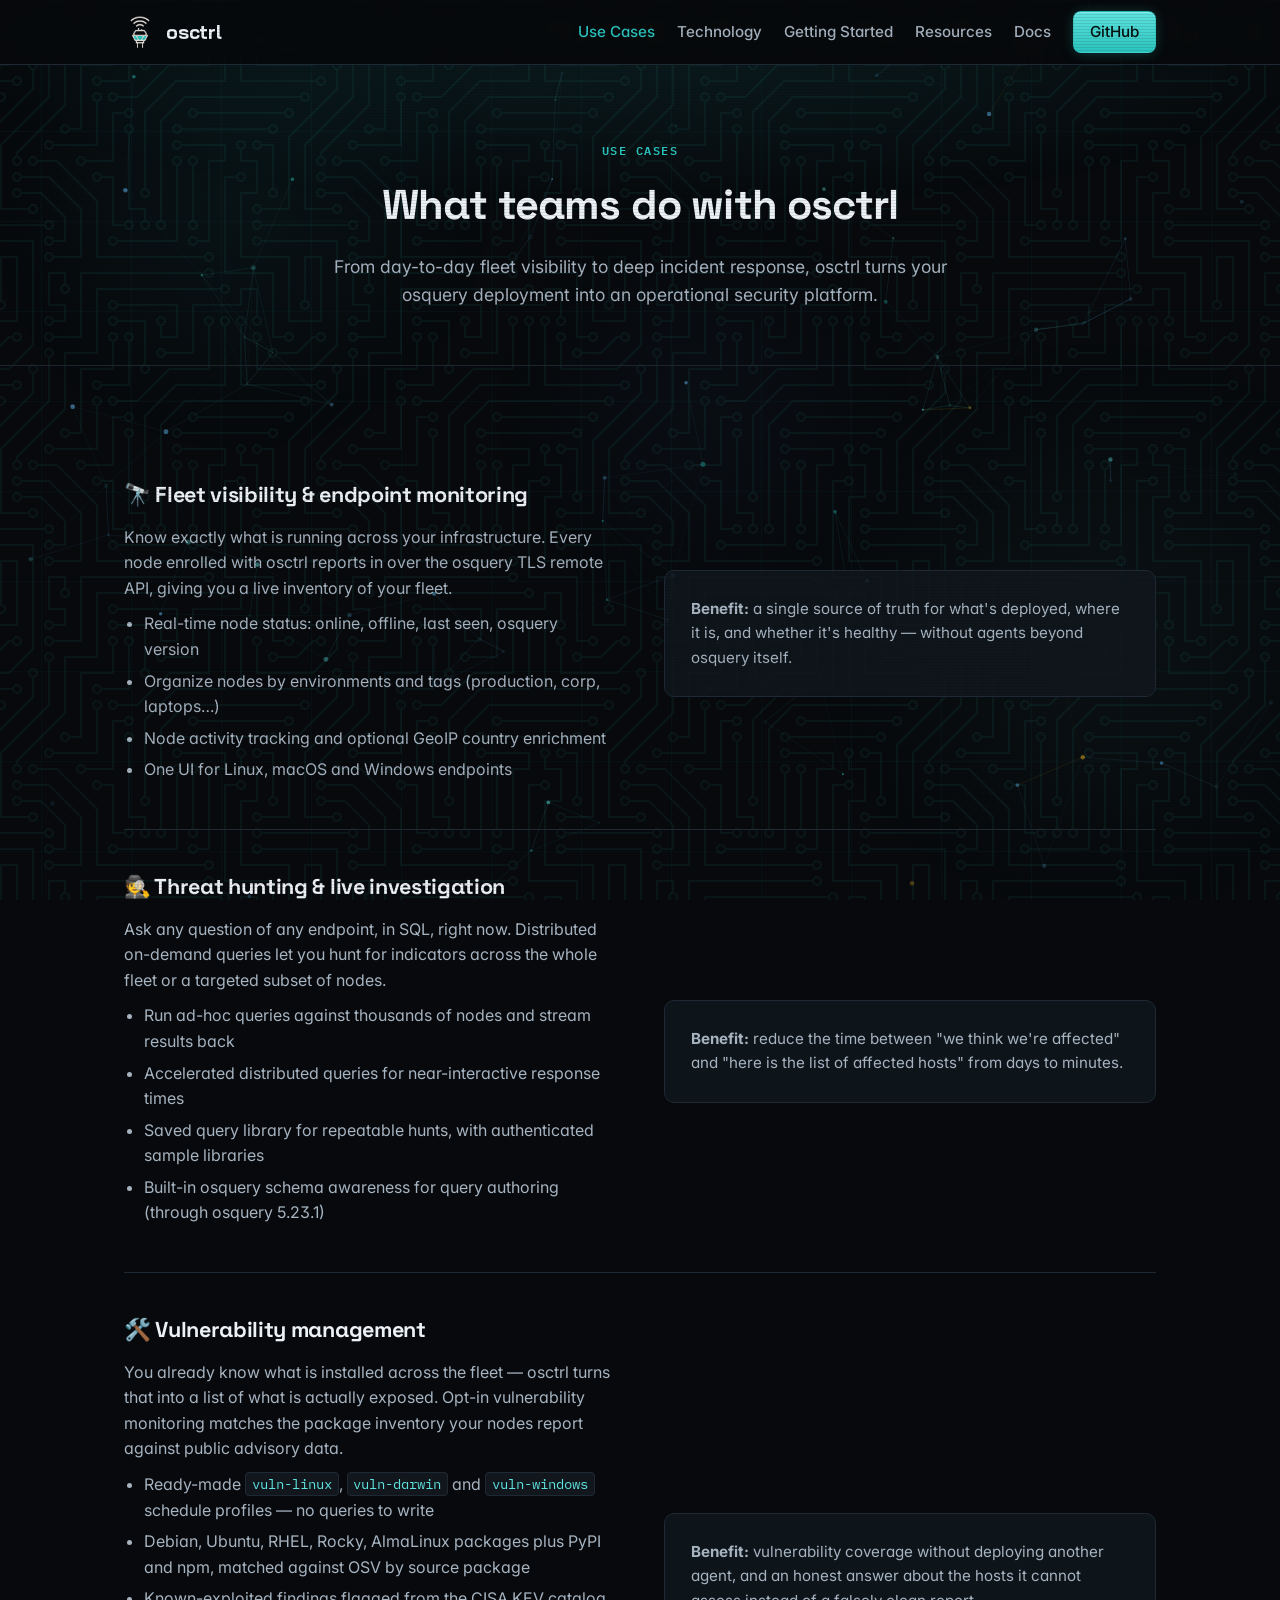
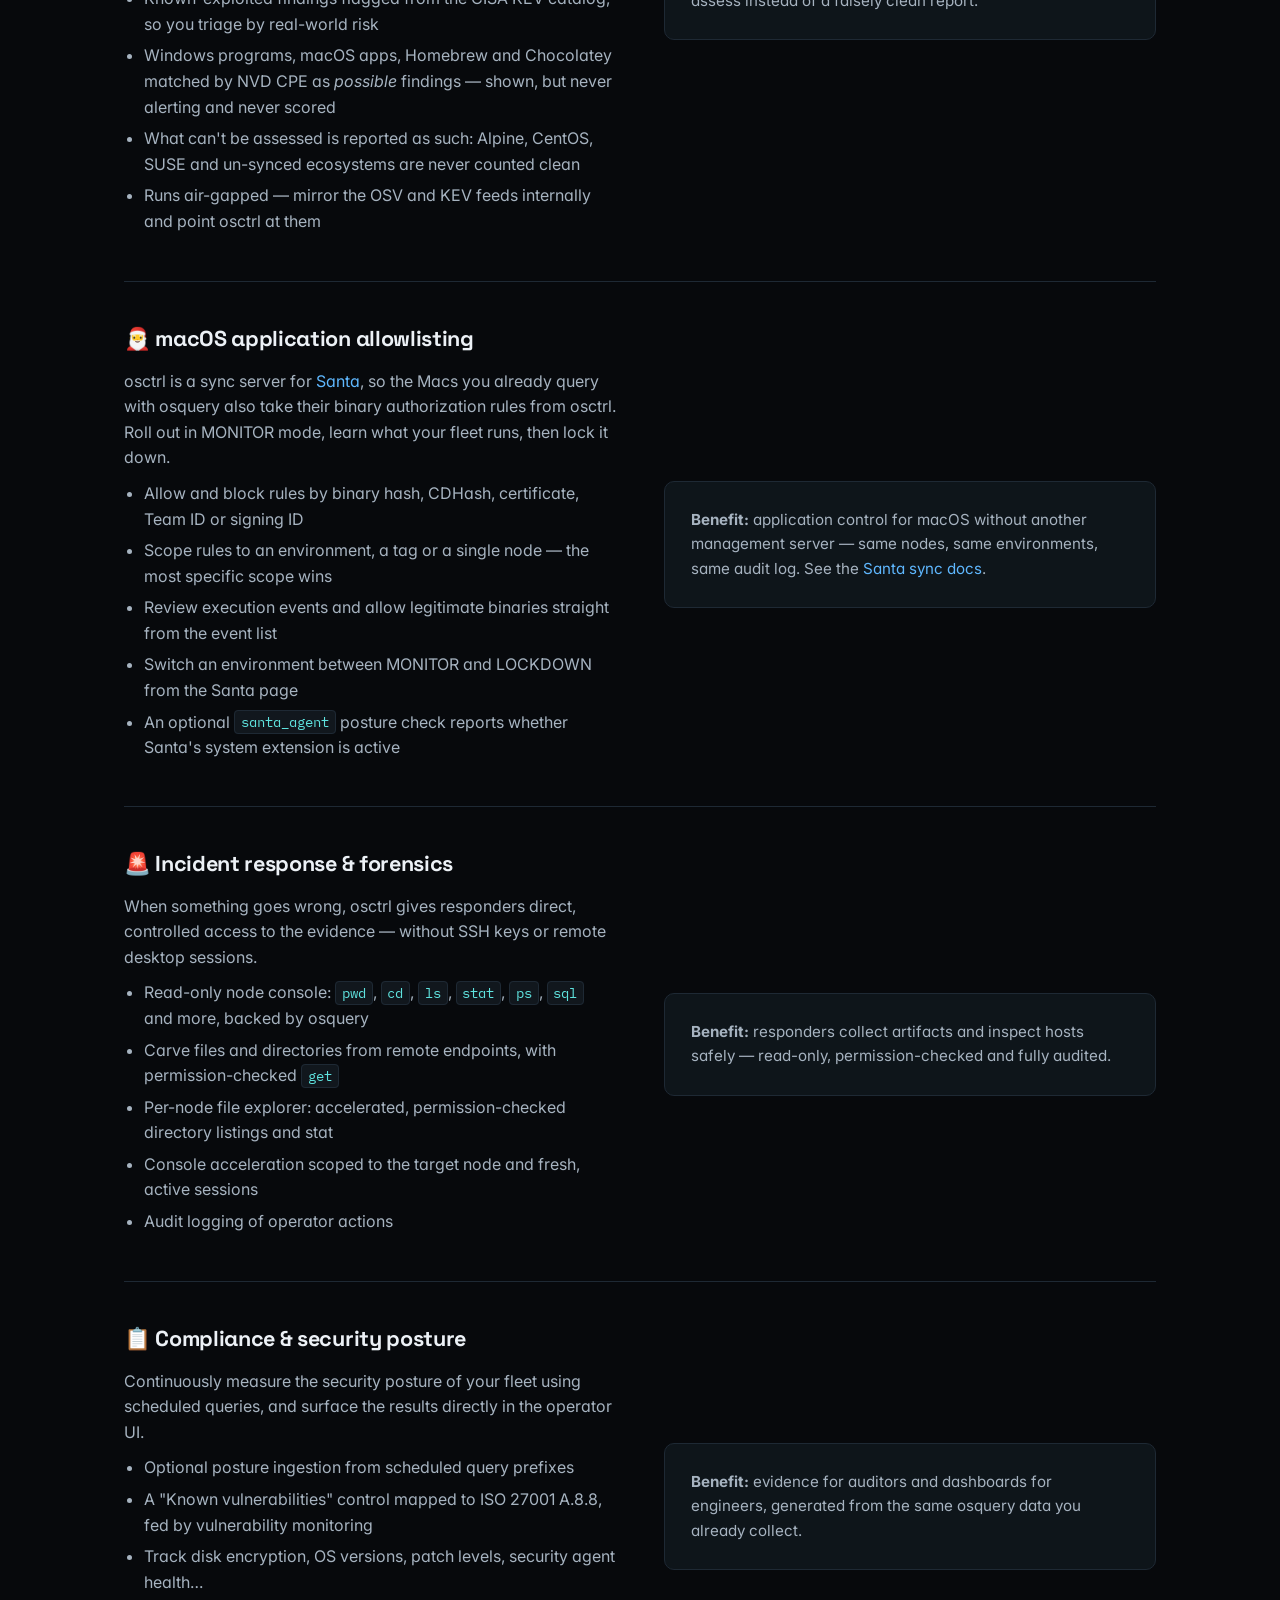
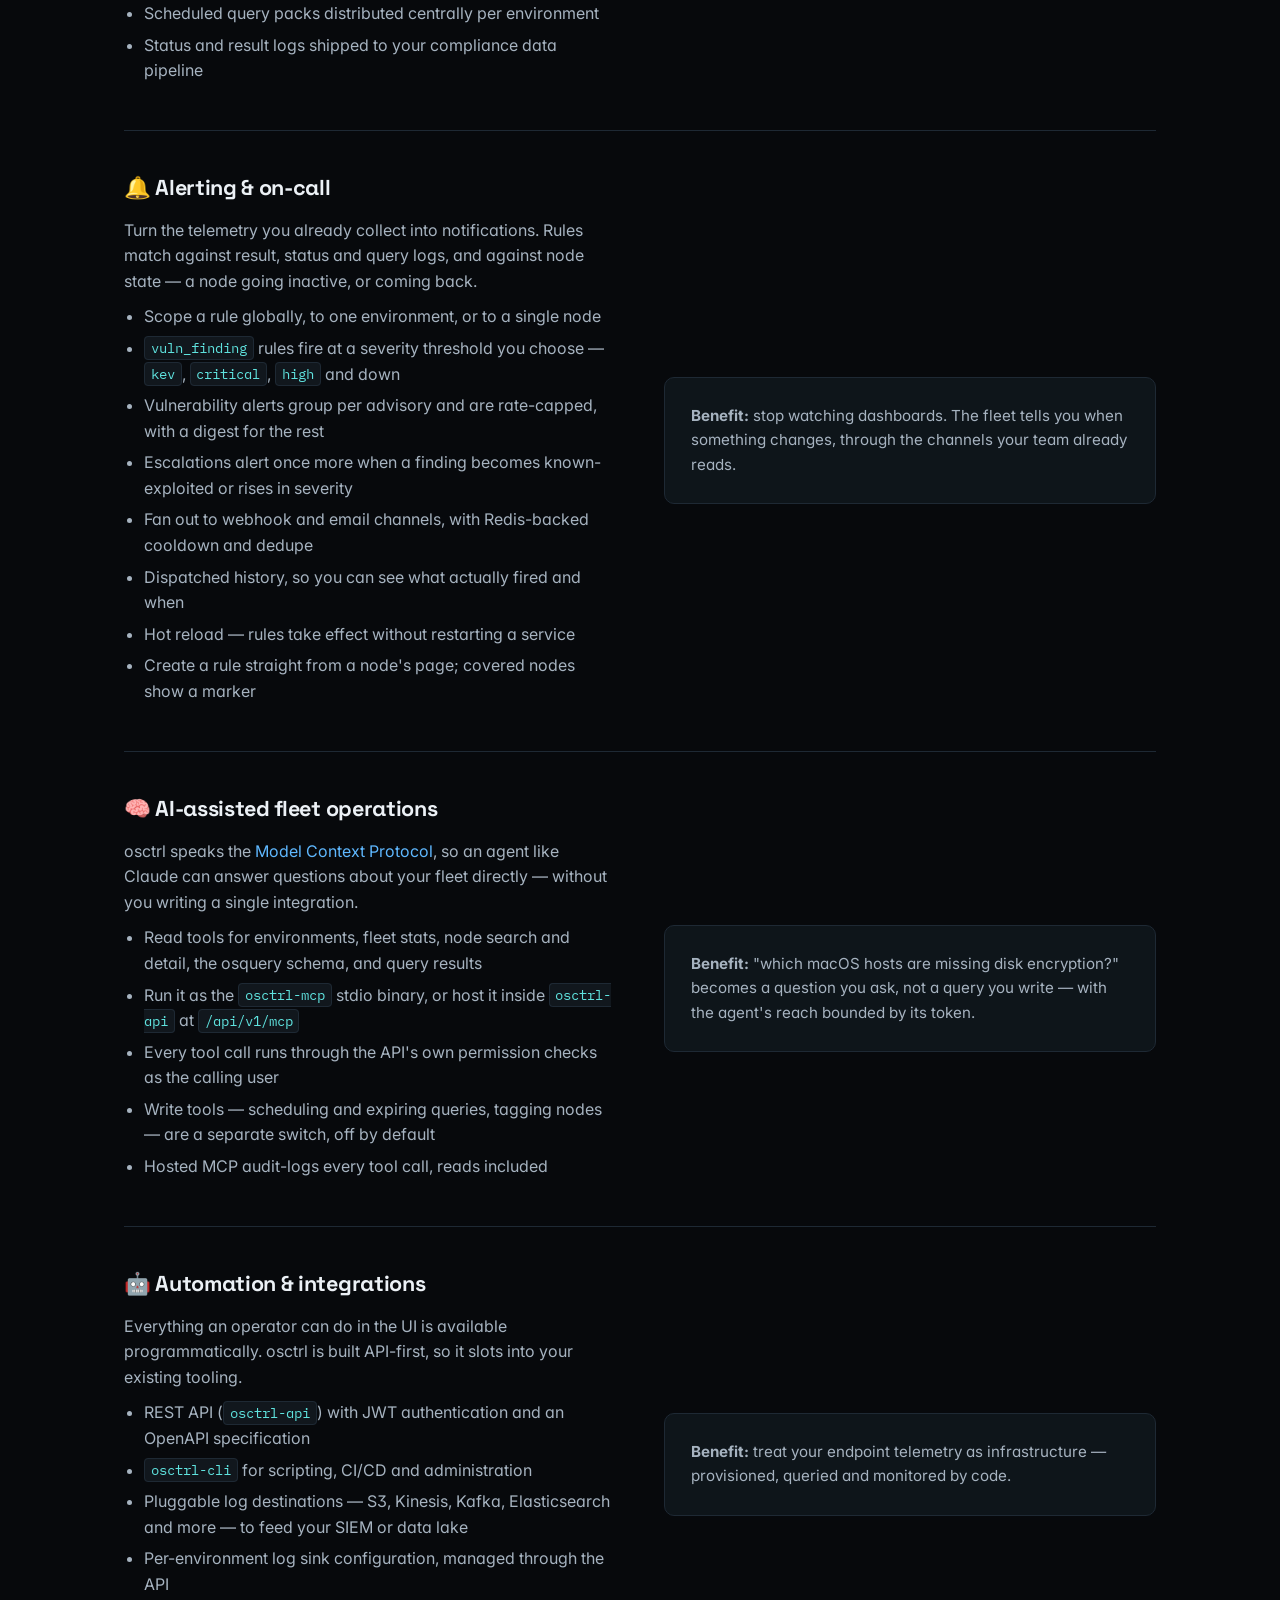
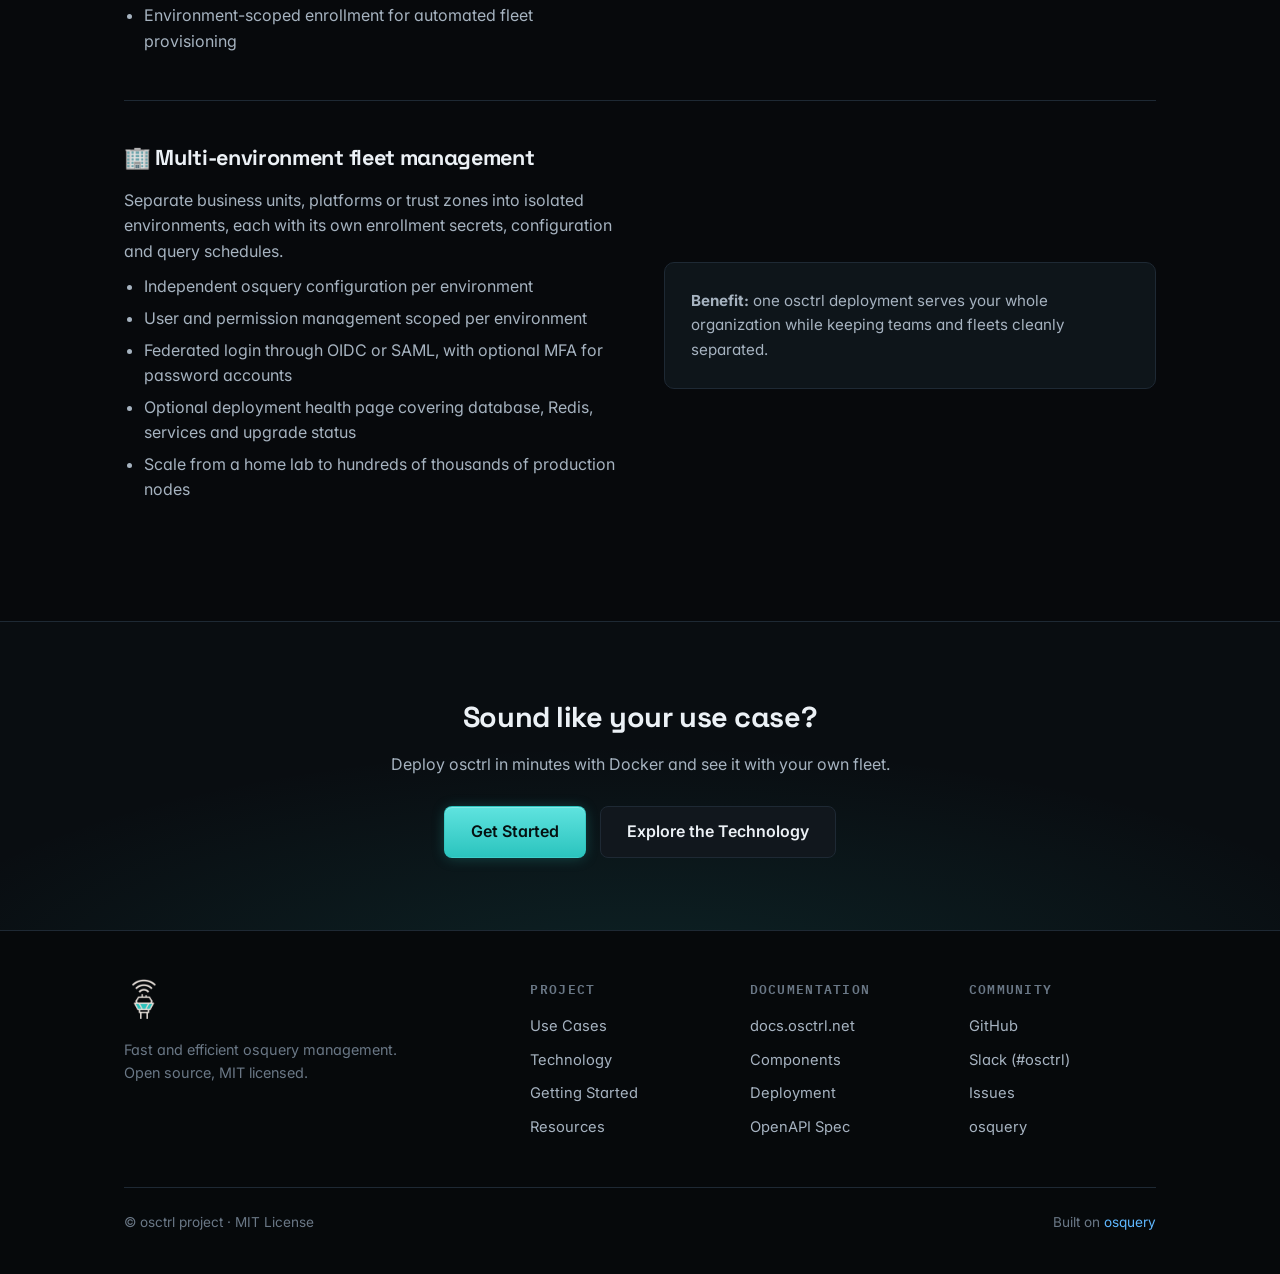
<file: web/use-cases.html>
<!DOCTYPE html>
<html lang="en">
<head>
  <meta charset="UTF-8">
  <meta name="viewport" content="width=device-width, initial-scale=1.0">
  <title>Use Cases — osctrl</title>
  <meta name="description" content="What security teams use osctrl for: fleet visibility, threat hunting, vulnerability management, macOS application allowlisting, incident response, alerting, compliance and posture monitoring, forensics, automation and AI agents.">
  <link rel="canonical" href="https://osctrl.net/use-cases.html">
  <meta property="og:type" content="website">
  <meta property="og:site_name" content="osctrl">
  <meta property="og:title" content="Use Cases — osctrl">
  <meta property="og:description" content="Use osctrl for endpoint visibility, threat hunting, vulnerability management, live investigation, alerting, compliance, posture monitoring, forensics and AI-assisted operations.">
  <meta property="og:url" content="https://osctrl.net/use-cases.html">
  <meta property="og:image" content="https://osctrl.net/assets/osctrl-og.png">
  <meta property="og:image:width" content="1200">
  <meta property="og:image:height" content="630">
  <meta property="og:image:alt" content="osctrl platform dashboard for osquery fleet operations">
  <meta name="twitter:card" content="summary_large_image">
  <meta name="twitter:title" content="Use Cases — osctrl">
  <meta name="twitter:description" content="Security operations workflows powered by open-source osquery fleet management.">
  <meta name="twitter:image" content="https://osctrl.net/assets/osctrl-og.png">
  <link rel="icon" type="image/svg+xml" href="assets/favicon.svg">
  <link rel="icon" type="image/png" href="assets/favicon.png">
  <link rel="preconnect" href="https://fonts.googleapis.com">
  <link rel="preconnect" href="https://fonts.gstatic.com" crossorigin>
  <link href="https://fonts.googleapis.com/css2?family=Inter:wght@400;500;600;700&family=Space+Grotesk:wght@500;600;700&family=IBM+Plex+Mono:wght@400;600&display=swap" rel="stylesheet">
  <link rel="stylesheet" href="assets/style.css?v=3">
</head>
<body>

<nav class="nav">
  <div class="wrap nav-inner">
    <a class="nav-logo" href="index.html"><img src="assets/osctrl-logo-dark.png" alt="osctrl logo">osctrl</a>
    <div class="nav-links">
      <a href="use-cases.html" class="active">Use Cases</a>
      <a href="technology.html">Technology</a>
      <a href="getting-started.html">Getting Started</a>
      <a href="resources.html">Resources</a>
      <a href="https://docs.osctrl.net" target="_blank" rel="noopener">Docs</a>
      <a class="nav-cta" href="https://github.com/jmpsec/osctrl" target="_blank" rel="noopener">GitHub</a>
    </div>
  </div>
</nav>

<header class="page-head">
  <div class="wrap">
    <span class="eyebrow">Use Cases</span>
    <h1>What teams do with osctrl</h1>
    <p>
      From day-to-day fleet visibility to deep incident response, osctrl turns your
      osquery deployment into an operational security platform.
    </p>
  </div>
</header>

<section>
  <div class="wrap">

    <div class="feature-row">
      <div>
        <h3>🔭 Fleet visibility &amp; endpoint monitoring</h3>
        <p>
          Know exactly what is running across your infrastructure. Every node enrolled
          with osctrl reports in over the osquery TLS remote API, giving you a live
          inventory of your fleet.
        </p>
        <ul>
          <li>Real-time node status: online, offline, last seen, osquery version</li>
          <li>Organize nodes by environments and tags (production, corp, laptops…)</li>
          <li>Node activity tracking and optional GeoIP country enrichment</li>
          <li>One UI for Linux, macOS and Windows endpoints</li>
        </ul>
      </div>
      <div class="card">
        <p><strong>Benefit:</strong> a single source of truth for what's deployed, where it is, and whether it's healthy — without agents beyond osquery itself.</p>
      </div>
    </div>

    <div class="feature-row">
      <div>
        <h3>🕵️ Threat hunting &amp; live investigation</h3>
        <p>
          Ask any question of any endpoint, in SQL, right now. Distributed on-demand
          queries let you hunt for indicators across the whole fleet or a targeted
          subset of nodes.
        </p>
        <ul>
          <li>Run ad-hoc queries against thousands of nodes and stream results back</li>
          <li>Accelerated distributed queries for near-interactive response times</li>
          <li>Saved query library for repeatable hunts, with authenticated sample libraries</li>
          <li>Built-in osquery schema awareness for query authoring (through osquery 5.23.1)</li>
        </ul>
      </div>
      <div class="card">
        <p><strong>Benefit:</strong> reduce the time between "we think we're affected" and "here is the list of affected hosts" from days to minutes.</p>
      </div>
    </div>

    <div class="feature-row">
      <div>
        <h3>🛠️ Vulnerability management</h3>
        <p>
          You already know what is installed across the fleet — osctrl turns that into a
          list of what is actually exposed. Opt-in vulnerability monitoring matches the
          package inventory your nodes report against public advisory data.
        </p>
        <ul>
          <li>Ready-made <code class="inline">vuln-linux</code>, <code class="inline">vuln-darwin</code> and <code class="inline">vuln-windows</code> schedule profiles — no queries to write</li>
          <li>Debian, Ubuntu, RHEL, Rocky, AlmaLinux packages plus PyPI and npm, matched against OSV by source package</li>
          <li>Known-exploited findings flagged from the CISA KEV catalog, so you triage by real-world risk</li>
          <li>Windows programs, macOS apps, Homebrew and Chocolatey matched by NVD CPE as <em>possible</em> findings — shown, but never alerting and never scored</li>
          <li>What can't be assessed is reported as such: Alpine, CentOS, SUSE and un-synced ecosystems are never counted clean</li>
          <li>Runs air-gapped — mirror the OSV and KEV feeds internally and point osctrl at them</li>
        </ul>
      </div>
      <div class="card">
        <p><strong>Benefit:</strong> vulnerability coverage without deploying another agent, and an honest answer about the hosts it cannot assess instead of a falsely clean report.</p>
      </div>
    </div>

    <div class="feature-row">
      <div>
        <h3>🎅 macOS application allowlisting</h3>
        <p>
          osctrl is a sync server for <a href="https://northpole.dev" target="_blank" rel="noopener">Santa</a>,
          so the Macs you already query with osquery also take their binary authorization
          rules from osctrl. Roll out in MONITOR mode, learn what your fleet runs, then lock it down.
        </p>
        <ul>
          <li>Allow and block rules by binary hash, CDHash, certificate, Team ID or signing ID</li>
          <li>Scope rules to an environment, a tag or a single node — the most specific scope wins</li>
          <li>Review execution events and allow legitimate binaries straight from the event list</li>
          <li>Switch an environment between MONITOR and LOCKDOWN from the Santa page</li>
          <li>An optional <code class="inline">santa_agent</code> posture check reports whether Santa's system extension is active</li>
        </ul>
      </div>
      <div class="card">
        <p><strong>Benefit:</strong> application control for macOS without another management server — same nodes, same environments, same audit log. See the <a href="https://northpole.dev/features/sync/" target="_blank" rel="noopener">Santa sync docs</a>.</p>
      </div>
    </div>

    <div class="feature-row">
      <div>
        <h3>🚨 Incident response &amp; forensics</h3>
        <p>
          When something goes wrong, osctrl gives responders direct, controlled access
          to the evidence — without SSH keys or remote desktop sessions.
        </p>
        <ul>
          <li>Read-only node console: <code class="inline">pwd</code>, <code class="inline">cd</code>, <code class="inline">ls</code>, <code class="inline">stat</code>, <code class="inline">ps</code>, <code class="inline">sql</code> and more, backed by osquery</li>
          <li>Carve files and directories from remote endpoints, with permission-checked <code class="inline">get</code></li>
          <li>Per-node file explorer: accelerated, permission-checked directory listings and stat</li>
          <li>Console acceleration scoped to the target node and fresh, active sessions</li>
          <li>Audit logging of operator actions</li>
        </ul>
      </div>
      <div class="card">
        <p><strong>Benefit:</strong> responders collect artifacts and inspect hosts safely — read-only, permission-checked and fully audited.</p>
      </div>
    </div>

    <div class="feature-row">
      <div>
        <h3>📋 Compliance &amp; security posture</h3>
        <p>
          Continuously measure the security posture of your fleet using scheduled
          queries, and surface the results directly in the operator UI.
        </p>
        <ul>
          <li>Optional posture ingestion from scheduled query prefixes</li>
          <li>A "Known vulnerabilities" control mapped to ISO 27001 A.8.8, fed by vulnerability monitoring</li>
          <li>Track disk encryption, OS versions, patch levels, security agent health…</li>
          <li>Scheduled query packs distributed centrally per environment</li>
          <li>Status and result logs shipped to your compliance data pipeline</li>
        </ul>
      </div>
      <div class="card">
        <p><strong>Benefit:</strong> evidence for auditors and dashboards for engineers, generated from the same osquery data you already collect.</p>
      </div>
    </div>

    <div class="feature-row">
      <div>
        <h3>🔔 Alerting &amp; on-call</h3>
        <p>
          Turn the telemetry you already collect into notifications. Rules match against
          result, status and query logs, and against node state — a node going inactive,
          or coming back.
        </p>
        <ul>
          <li>Scope a rule globally, to one environment, or to a single node</li>
          <li><code class="inline">vuln_finding</code> rules fire at a severity threshold you choose — <code class="inline">kev</code>, <code class="inline">critical</code>, <code class="inline">high</code> and down</li>
          <li>Vulnerability alerts group per advisory and are rate-capped, with a digest for the rest</li>
          <li>Escalations alert once more when a finding becomes known-exploited or rises in severity</li>
          <li>Fan out to webhook and email channels, with Redis-backed cooldown and dedupe</li>
          <li>Dispatched history, so you can see what actually fired and when</li>
          <li>Hot reload — rules take effect without restarting a service</li>
          <li>Create a rule straight from a node's page; covered nodes show a marker</li>
        </ul>
      </div>
      <div class="card">
        <p><strong>Benefit:</strong> stop watching dashboards. The fleet tells you when something changes, through the channels your team already reads.</p>
      </div>
    </div>

    <div class="feature-row">
      <div>
        <h3>🧠 AI-assisted fleet operations</h3>
        <p>
          osctrl speaks the <a href="https://modelcontextprotocol.io" target="_blank" rel="noopener">Model
          Context Protocol</a>, so an agent like Claude can answer questions about your fleet
          directly — without you writing a single integration.
        </p>
        <ul>
          <li>Read tools for environments, fleet stats, node search and detail, the osquery schema, and query results</li>
          <li>Run it as the <code class="inline">osctrl-mcp</code> stdio binary, or host it inside <code class="inline">osctrl-api</code> at <code class="inline">/api/v1/mcp</code></li>
          <li>Every tool call runs through the API's own permission checks as the calling user</li>
          <li>Write tools — scheduling and expiring queries, tagging nodes — are a separate switch, off by default</li>
          <li>Hosted MCP audit-logs every tool call, reads included</li>
        </ul>
      </div>
      <div class="card">
        <p><strong>Benefit:</strong> "which macOS hosts are missing disk encryption?" becomes a question you ask, not a query you write — with the agent's reach bounded by its token.</p>
      </div>
    </div>

    <div class="feature-row">
      <div>
        <h3>🤖 Automation &amp; integrations</h3>
        <p>
          Everything an operator can do in the UI is available programmatically.
          osctrl is built API-first, so it slots into your existing tooling.
        </p>
        <ul>
          <li>REST API (<code class="inline">osctrl-api</code>) with JWT authentication and an OpenAPI specification</li>
          <li><code class="inline">osctrl-cli</code> for scripting, CI/CD and administration</li>
          <li>Pluggable log destinations — S3, Kinesis, Kafka, Elasticsearch and more — to feed your SIEM or data lake</li>
          <li>Per-environment log sink configuration, managed through the API</li>
          <li>Environment-scoped enrollment for automated fleet provisioning</li>
        </ul>
      </div>
      <div class="card">
        <p><strong>Benefit:</strong> treat your endpoint telemetry as infrastructure — provisioned, queried and monitored by code.</p>
      </div>
    </div>

    <div class="feature-row">
      <div>
        <h3>🏢 Multi-environment fleet management</h3>
        <p>
          Separate business units, platforms or trust zones into isolated environments,
          each with its own enrollment secrets, configuration and query schedules.
        </p>
        <ul>
          <li>Independent osquery configuration per environment</li>
          <li>User and permission management scoped per environment</li>
          <li>Federated login through OIDC or SAML, with optional MFA for password accounts</li>
          <li>Optional deployment health page covering database, Redis, services and upgrade status</li>
          <li>Scale from a home lab to hundreds of thousands of production nodes</li>
        </ul>
      </div>
      <div class="card">
        <p><strong>Benefit:</strong> one osctrl deployment serves your whole organization while keeping teams and fleets cleanly separated.</p>
      </div>
    </div>

  </div>
</section>

<div class="cta-band">
  <div class="wrap">
    <h2>Sound like your use case?</h2>
    <p>Deploy osctrl in minutes with Docker and see it with your own fleet.</p>
    <div class="hero-actions" style="margin-top: 0;">
      <a class="btn btn-primary" href="getting-started.html">Get Started</a>
      <a class="btn btn-ghost" href="technology.html">Explore the Technology</a>
    </div>
  </div>
</div>

<footer>
  <div class="wrap">
    <div class="footer-inner">
      <div class="footer-brand">
        <img src="assets/osctrl-logo-dark.png" alt="osctrl">
        <p>Fast and efficient osquery management. Open source, MIT licensed.</p>
      </div>
      <div>
        <h4>Project</h4>
        <ul>
          <li><a href="use-cases.html">Use Cases</a></li>
          <li><a href="technology.html">Technology</a></li>
          <li><a href="getting-started.html">Getting Started</a></li>
          <li><a href="resources.html">Resources</a></li>
        </ul>
      </div>
      <div>
        <h4>Documentation</h4>
        <ul>
          <li><a href="https://docs.osctrl.net" target="_blank" rel="noopener">docs.osctrl.net</a></li>
          <li><a href="https://docs.osctrl.net/components/" target="_blank" rel="noopener">Components</a></li>
          <li><a href="https://docs.osctrl.net/deployment/" target="_blank" rel="noopener">Deployment</a></li>
          <li><a href="https://github.com/jmpsec/osctrl/blob/main/osctrl-api.yaml" target="_blank" rel="noopener">OpenAPI Spec</a></li>
        </ul>
      </div>
      <div>
        <h4>Community</h4>
        <ul>
          <li><a href="https://github.com/jmpsec/osctrl" target="_blank" rel="noopener">GitHub</a></li>
          <li><a href="https://join.slack.com/t/osquery/shared_invite/zt-1wipcuc04-DBXmo51zYJKBu3_EP3xZPA" target="_blank" rel="noopener">Slack (#osctrl)</a></li>
          <li><a href="https://github.com/jmpsec/osctrl/issues" target="_blank" rel="noopener">Issues</a></li>
          <li><a href="https://osquery.io" target="_blank" rel="noopener">osquery</a></li>
        </ul>
      </div>
    </div>
    <div class="footer-bottom">
      <span>© osctrl project · MIT License</span>
      <span>Built on <a href="https://osquery.io" target="_blank" rel="noopener">osquery</a></span>
    </div>
  </div>
</footer>

<script src="assets/site.js?v=3" defer></script>
</body>
</html>
</file>
<file: web/assets/style.css>
/* osctrl.io — site styles
 * Design tokens mirror the osctrl frontend (frontend/src/styles/tokens.css):
 * dark "signal" teal brand on near-black surfaces.
 * Fonts match the frontend: Inter (body), Space Grotesk (display),
 * Bai Jamjuree (wordmark), IBM Plex Mono (code).
 */

/* Bai Jamjuree — wordmark font, self-hosted like the frontend does. */
@font-face {
  font-family: 'Bai Jamjuree';
  font-style: normal;
  font-weight: 500;
  font-display: swap;
  src: url('fonts/bai-jamjuree-500.woff2') format('woff2');
}
@font-face {
  font-family: 'Bai Jamjuree';
  font-style: normal;
  font-weight: 600;
  font-display: swap;
  src: url('fonts/bai-jamjuree-600.woff2') format('woff2');
}
@font-face {
  font-family: 'Bai Jamjuree';
  font-style: normal;
  font-weight: 700;
  font-display: swap;
  src: url('fonts/bai-jamjuree-700.woff2') format('woff2');
}

:root {
  color-scheme: dark;

  /* surfaces */
  --bg-0: #07090c;
  --bg-1: #0c1014;
  --bg-2: #11171d;
  --bg-3: #18202a;
  --border: #1e2934;
  --border-strong: #2a3845;

  /* text */
  --text-1: #ecf1f6;
  --text-2: #a6b3c0;
  --text-3: #6a7886;
  --text-link: #5fb8ff;

  /* brand */
  --signal: #2bc4be;
  --signal-bright: #5fe3df;
  --signal-deep: #0a6b66;
  --signal-glow: rgba(43, 196, 190, 0.35);

  /* semantic */
  --success: #4ade80;
  --danger: #f87171;
  --info: #67c0ff;

  --font-body: 'Inter', system-ui, -apple-system, 'Segoe UI', Roboto, sans-serif;
  --font-display: 'Space Grotesk', 'Inter', system-ui, sans-serif;
  --font-wordmark: 'Bai Jamjuree', 'Space Grotesk', sans-serif;
  --font-mono: 'IBM Plex Mono', ui-monospace, SFMono-Regular, Menlo, Monaco, Consolas, monospace;

  --radius: 10px;
  --maxw: 1080px;
}

* { margin: 0; padding: 0; box-sizing: border-box; }

html { scroll-behavior: smooth; }

body {
  font-family: var(--font-body);
  font-feature-settings: "cv11", "ss01";
  background: var(--bg-0);
  color: var(--text-1);
  line-height: 1.6;
  -webkit-font-smoothing: antialiased;
}

h1, h2, h3, h4 {
  font-family: var(--font-display);
  letter-spacing: -0.015em;
}

a { color: var(--text-link); text-decoration: none; }
a:hover { color: var(--signal-bright); }

code, pre {
  font-family: var(--font-mono);
  font-size: 0.9em;
  font-variant-numeric: tabular-nums;
}

code.inline {
  background: var(--bg-2);
  border: 1px solid var(--border);
  border-radius: 4px;
  padding: 0.1em 0.4em;
  color: var(--signal-bright);
}

.wrap {
  max-width: var(--maxw);
  margin: 0 auto;
  padding: 0 24px;
}

/* ---------- Nav ---------- */
.nav {
  position: sticky;
  top: 0;
  z-index: 50;
  background: color-mix(in srgb, var(--bg-0) 72%, transparent);
  -webkit-backdrop-filter: blur(10px);
  backdrop-filter: blur(10px);
  border-bottom: 1px solid var(--border);
}

.nav-inner {
  display: flex;
  align-items: center;
  gap: 28px;
  height: 64px;
}

.nav-logo {
  display: flex;
  align-items: center;
  gap: 10px;
  font-family: var(--font-wordmark);
  font-weight: 700;
  letter-spacing: -0.01em;
  font-size: 1.2rem;
  color: var(--text-1);
}
.nav-logo img { height: 32px; width: auto; }
.nav-logo:hover { color: var(--signal-bright); }

.nav-links {
  display: flex;
  gap: 22px;
  margin-left: auto;
  align-items: center;
}
.nav-links a {
  color: var(--text-2);
  font-size: 0.95rem;
  font-weight: 500;
}
.nav-links a:hover, .nav-links a.active { color: var(--text-1); }
.nav-links a.active { color: var(--signal); }

.nav-cta {
  background: linear-gradient(to bottom, var(--signal-bright), var(--signal));
  color: #051010 !important;
  padding: 8px 16px;
  border-radius: 8px;
  font-weight: 600;
  border: 1px solid rgba(43, 196, 190, 0.6);
  box-shadow: inset 0 1px 0 rgba(255, 255, 255, 0.25), 0 1px 14px -2px var(--signal-glow);
}
.nav-cta:hover { filter: brightness(1.1); }

/* ---------- Hero ---------- */
.hero {
  padding: 96px 0 80px;
  text-align: center;
  background: radial-gradient(ellipse 70% 50% at 50% -10%, rgba(43, 196, 190, 0.14), transparent);
  border-bottom: 1px solid var(--border);
}

.hero img.hero-logo { height: 110px; margin-bottom: 28px; }

.hero h1 {
  font-size: clamp(2.2rem, 5vw, 3.4rem);
  font-weight: 700;
  letter-spacing: -0.02em;
  line-height: 1.15;
}
.hero h1 .accent { color: var(--signal); }

.hero p.tagline {
  margin: 20px auto 0;
  max-width: 640px;
  font-size: 1.2rem;
  color: var(--text-2);
}

.hero-actions {
  margin-top: 36px;
  display: flex;
  gap: 14px;
  justify-content: center;
  flex-wrap: wrap;
}

.btn {
  display: inline-flex;
  align-items: center;
  justify-content: center;
  padding: 12px 26px;
  border-radius: 8px;
  font-weight: 600;
  font-size: 1rem;
  transition: all 120ms ease-out;
}
.btn-primary {
  background: linear-gradient(to bottom, var(--signal-bright), var(--signal));
  color: #051010;
  border: 1px solid rgba(43, 196, 190, 0.6);
  box-shadow: inset 0 1px 0 rgba(255, 255, 255, 0.25), 0 1px 14px -2px var(--signal-glow);
}
.btn-primary:hover { filter: brightness(1.1); color: #051010; transform: translateY(-1px); }
.btn-ghost {
  border: 1px solid var(--border);
  color: var(--text-1);
  background: var(--bg-2);
}
.btn-ghost:hover { background: var(--bg-3); border-color: var(--border-strong); color: var(--text-1); }

.hero-badges {
  margin-top: 32px;
  display: flex;
  gap: 10px;
  justify-content: center;
  flex-wrap: wrap;
  font-size: 0.85rem;
  color: var(--text-3);
  font-family: var(--font-mono);
}
.hero-badges span {
  border: 1px solid var(--border);
  border-radius: 999px;
  padding: 4px 14px;
  background: color-mix(in srgb, var(--bg-1) 80%, transparent);
}

/* ---------- Sections ---------- */
section { padding: 72px 0; }
section.alt {
  background: color-mix(in srgb, var(--bg-1) 72%, transparent);
  border-top: 1px solid var(--border);
  border-bottom: 1px solid var(--border);
}

.section-head { text-align: center; margin-bottom: 48px; }
.section-head h2 {
  font-size: clamp(1.6rem, 3vw, 2.2rem);
  font-weight: 700;
}
.section-head p {
  margin-top: 12px;
  color: var(--text-2);
  max-width: 640px;
  margin-left: auto;
  margin-right: auto;
}

.eyebrow {
  display: inline-block;
  text-transform: uppercase;
  letter-spacing: 0.12em;
  font-size: 0.75rem;
  font-weight: 600;
  font-family: var(--font-mono);
  color: var(--signal);
  margin-bottom: 12px;
}

.platform-preview {
  margin: -18px auto 42px;
  max-width: 980px;
}
.platform-preview img {
  display: block;
  width: 100%;
  height: auto;
  border: 1px solid var(--border-strong);
  border-radius: var(--radius);
  background: var(--bg-2);
  box-shadow: 0 18px 60px -36px var(--signal-glow);
}
.platform-preview figcaption {
  margin-top: 10px;
  color: var(--text-3);
  font-size: 0.88rem;
  text-align: center;
}

/* ---------- Cards ---------- */
.grid {
  display: grid;
  gap: 20px;
}
.grid-3 { grid-template-columns: repeat(3, 1fr); }
.grid-2 { grid-template-columns: repeat(2, 1fr); }
.grid-4 { grid-template-columns: repeat(4, 1fr); }

.card {
  background: color-mix(in srgb, var(--bg-2) 88%, transparent);
  border: 1px solid var(--border);
  border-radius: var(--radius);
  padding: 26px;
  transition: border-color 120ms ease-out, box-shadow 120ms ease-out;
}
.card:hover {
  border-color: var(--signal);
  box-shadow: 0 0 18px -6px var(--signal-glow);
}

.card .icon { font-size: 1.7rem; margin-bottom: 14px; display: block; }
.card h3 { font-size: 1.08rem; font-weight: 600; margin-bottom: 8px; }
.card p { color: var(--text-2); font-size: 0.95rem; }
.card ul { color: var(--text-2); font-size: 0.95rem; padding-left: 20px; margin-top: 8px; }
.card li { margin-bottom: 6px; }
.card .more { display: inline-block; margin-top: 14px; font-size: 0.9rem; font-weight: 600; }

.card.component h3 code {
  color: var(--signal-bright);
  font-size: 1rem;
}
.card .badge {
  display: inline-block;
  font-size: 0.7rem;
  font-weight: 600;
  font-family: var(--font-mono);
  text-transform: uppercase;
  letter-spacing: 0.06em;
  border-radius: 4px;
  padding: 2px 8px;
  margin-left: 8px;
  vertical-align: middle;
}
.badge.new { background: rgba(43, 196, 190, 0.1); color: var(--signal-bright); border: 1px solid rgba(43, 196, 190, 0.3); }

/* ---------- Code blocks ---------- */
pre.code {
  background: color-mix(in srgb, var(--bg-1) 92%, transparent);
  border: 1px solid var(--border);
  border-radius: var(--radius);
  padding: 20px 24px;
  overflow-x: auto;
  line-height: 1.55;
  color: var(--text-1);
}
pre.code .c { color: var(--text-3); }        /* comment */
pre.code .p { color: var(--signal); }        /* prompt/keyword */
pre.code .s { color: var(--success); }       /* string */

.code-caption {
  font-size: 0.85rem;
  color: var(--text-3);
  margin-top: 10px;
}

/* ---------- Steps ---------- */
.steps { display: grid; gap: 20px; grid-template-columns: repeat(3, 1fr); }
.step { position: relative; }
.step .num {
  display: inline-flex;
  width: 34px; height: 34px;
  align-items: center;
  justify-content: center;
  background: linear-gradient(to bottom, var(--signal-bright), var(--signal));
  color: #051010;
  font-weight: 700;
  font-family: var(--font-mono);
  border-radius: 999px;
  margin-bottom: 14px;
  box-shadow: 0 1px 14px -2px var(--signal-glow);
}

/* ---------- Feature rows ---------- */
.feature-row {
  display: grid;
  grid-template-columns: 1fr 1fr;
  gap: 48px;
  align-items: center;
  padding: 40px 0;
}
.feature-row + .feature-row { border-top: 1px solid var(--border); }
.feature-row h3 { font-size: 1.35rem; margin-bottom: 12px; }
.feature-row p { color: var(--text-2); }
.feature-row ul { color: var(--text-2); padding-left: 20px; margin-top: 10px; }
.feature-row li { margin-bottom: 6px; }

/* ---------- Tables ---------- */
table.spec {
  width: 100%;
  border-collapse: collapse;
  font-size: 0.95rem;
}
table.spec th, table.spec td {
  text-align: left;
  padding: 12px 16px;
  border-bottom: 1px solid var(--border);
}
table.spec th {
  color: var(--text-3);
  font-weight: 600;
  text-transform: uppercase;
  font-size: 0.75rem;
  letter-spacing: 0.08em;
  font-family: var(--font-mono);
}
table.spec td:first-child { font-weight: 600; white-space: nowrap; }
table.spec td { color: var(--text-2); }
table.spec td strong { color: var(--text-1); }

/* ---------- Architecture diagram ---------- */
.diagram-box {
  background: color-mix(in srgb, var(--bg-2) 88%, transparent);
  border: 1px solid var(--border);
  border-radius: var(--radius);
  padding: 28px;
  overflow-x: auto;
}
.diagram-box svg { display: block; margin: 0 auto; max-width: 100%; height: auto; }

/* ---------- CTA band ---------- */
.cta-band {
  text-align: center;
  padding: 72px 0;
  background:
    radial-gradient(ellipse 60% 80% at 50% 120%, rgba(43, 196, 190, 0.12), transparent),
    color-mix(in srgb, var(--bg-1) 72%, transparent);
  border-top: 1px solid var(--border);
}
.cta-band h2 { font-size: 1.8rem; margin-bottom: 12px; }
.cta-band p { color: var(--text-2); margin-bottom: 28px; }

/* ---------- Footer ---------- */
footer {
  border-top: 1px solid var(--border);
  padding: 48px 0 40px;
  background: color-mix(in srgb, var(--bg-0) 78%, transparent);
}
.footer-inner {
  display: grid;
  grid-template-columns: 2fr 1fr 1fr 1fr;
  gap: 32px;
}
.footer-inner h4 {
  font-size: 0.8rem;
  text-transform: uppercase;
  letter-spacing: 0.1em;
  color: var(--text-3);
  margin-bottom: 14px;
  font-family: var(--font-mono);
  font-weight: 600;
}
.footer-inner ul { list-style: none; }
.footer-inner li { margin-bottom: 8px; }
.footer-inner a { color: var(--text-2); font-size: 0.92rem; }
.footer-inner a:hover { color: var(--signal-bright); }
.footer-brand img { height: 40px; margin-bottom: 12px; }
.footer-brand p { color: var(--text-3); font-size: 0.9rem; max-width: 280px; }
.footer-bottom {
  margin-top: 40px;
  padding-top: 24px;
  border-top: 1px solid var(--border);
  color: var(--text-3);
  font-size: 0.85rem;
  display: flex;
  justify-content: space-between;
  flex-wrap: wrap;
  gap: 10px;
}

/* ---------- Page header (inner pages) ---------- */
.page-head {
  padding: 72px 0 56px;
  background: radial-gradient(ellipse 60% 70% at 50% -20%, rgba(43, 196, 190, 0.12), transparent);
  border-bottom: 1px solid var(--border);
  text-align: center;
}
.page-head h1 { font-size: clamp(1.9rem, 4vw, 2.6rem); font-weight: 700; letter-spacing: -0.02em; }
.page-head p { margin: 14px auto 0; max-width: 680px; color: var(--text-2); font-size: 1.1rem; }

/* ---------- Prose ---------- */
.prose h2 { font-size: 1.5rem; margin: 40px 0 14px; }
.prose h3 { font-size: 1.15rem; margin: 28px 0 10px; }
.prose p { color: var(--text-2); margin-bottom: 14px; }
.prose ul { color: var(--text-2); padding-left: 22px; margin-bottom: 14px; }
.prose li { margin-bottom: 6px; }

/* ---------- Cyberpunk background layers ---------- */
#cyber-bg {
  position: fixed;
  inset: 0;
  width: 100vw;
  height: 100vh;
  z-index: -2;
  display: block;
  background-color: var(--bg-0);
  background-image: url('circuit.svg');
  background-size: 304px 304px;
  background-repeat: repeat;
}

#cyber-scan {
  position: fixed;
  inset: 0;
  z-index: 9999;
  pointer-events: none;
  background: repeating-linear-gradient(
    0deg,
    rgba(4, 7, 9, 0.10) 0px,
    rgba(4, 7, 9, 0.10) 1px,
    transparent 1px,
    transparent 3px
  );
  mix-blend-mode: multiply;
}

.hero h1 .accent {
  text-shadow:
    0 0 14px rgba(95, 227, 223, 0.45),
    0 0 42px rgba(43, 196, 190, 0.3);
  animation: neonPulse 3.2s ease-in-out infinite;
}

@keyframes neonPulse {
  0%, 100% {
    text-shadow:
      0 0 14px rgba(95, 227, 223, 0.45),
      0 0 42px rgba(43, 196, 190, 0.3);
  }
  50% {
    text-shadow:
      0 0 24px rgba(95, 227, 223, 0.75),
      0 0 64px rgba(43, 196, 190, 0.5),
      0 0 90px rgba(103, 192, 255, 0.22);
  }
}

/* ---------- Scroll reveal ---------- */
.reveal {
  opacity: 0;
  transform: translateY(26px);
  transition: opacity 0.6s ease, transform 0.65s cubic-bezier(0.22, 0.61, 0.36, 1);
  will-change: opacity, transform;
}
.reveal.is-visible {
  opacity: 1;
  transform: none;
}

/* Reduced motion — per the frontend brand guide: transitions become
 * instant, pulses and shimmers stop. */
@media (prefers-reduced-motion: reduce) {
  .reveal { opacity: 1; transform: none; transition: none; }
  .hero h1 .accent { animation: none; }
  html { scroll-behavior: auto; }
  *,
  *::before,
  *::after {
    animation-duration: 0.01ms !important;
    animation-iteration-count: 1 !important;
    transition-duration: 0.01ms !important;
  }
}

/* ---------- Responsive ---------- */
@media (max-width: 900px) {
  .grid-3, .grid-4, .steps { grid-template-columns: 1fr 1fr; }
  .feature-row { grid-template-columns: 1fr; gap: 20px; }
  .footer-inner { grid-template-columns: 1fr 1fr; }
}
@media (max-width: 600px) {
  .grid-2, .grid-3, .grid-4, .steps { grid-template-columns: 1fr; }
  .nav-links { gap: 14px; }
  .nav-links a:not(.nav-cta) { display: none; }
  .footer-inner { grid-template-columns: 1fr; }
  section { padding: 48px 0; }
  .hero { padding: 64px 0 56px; }
}
</file>
